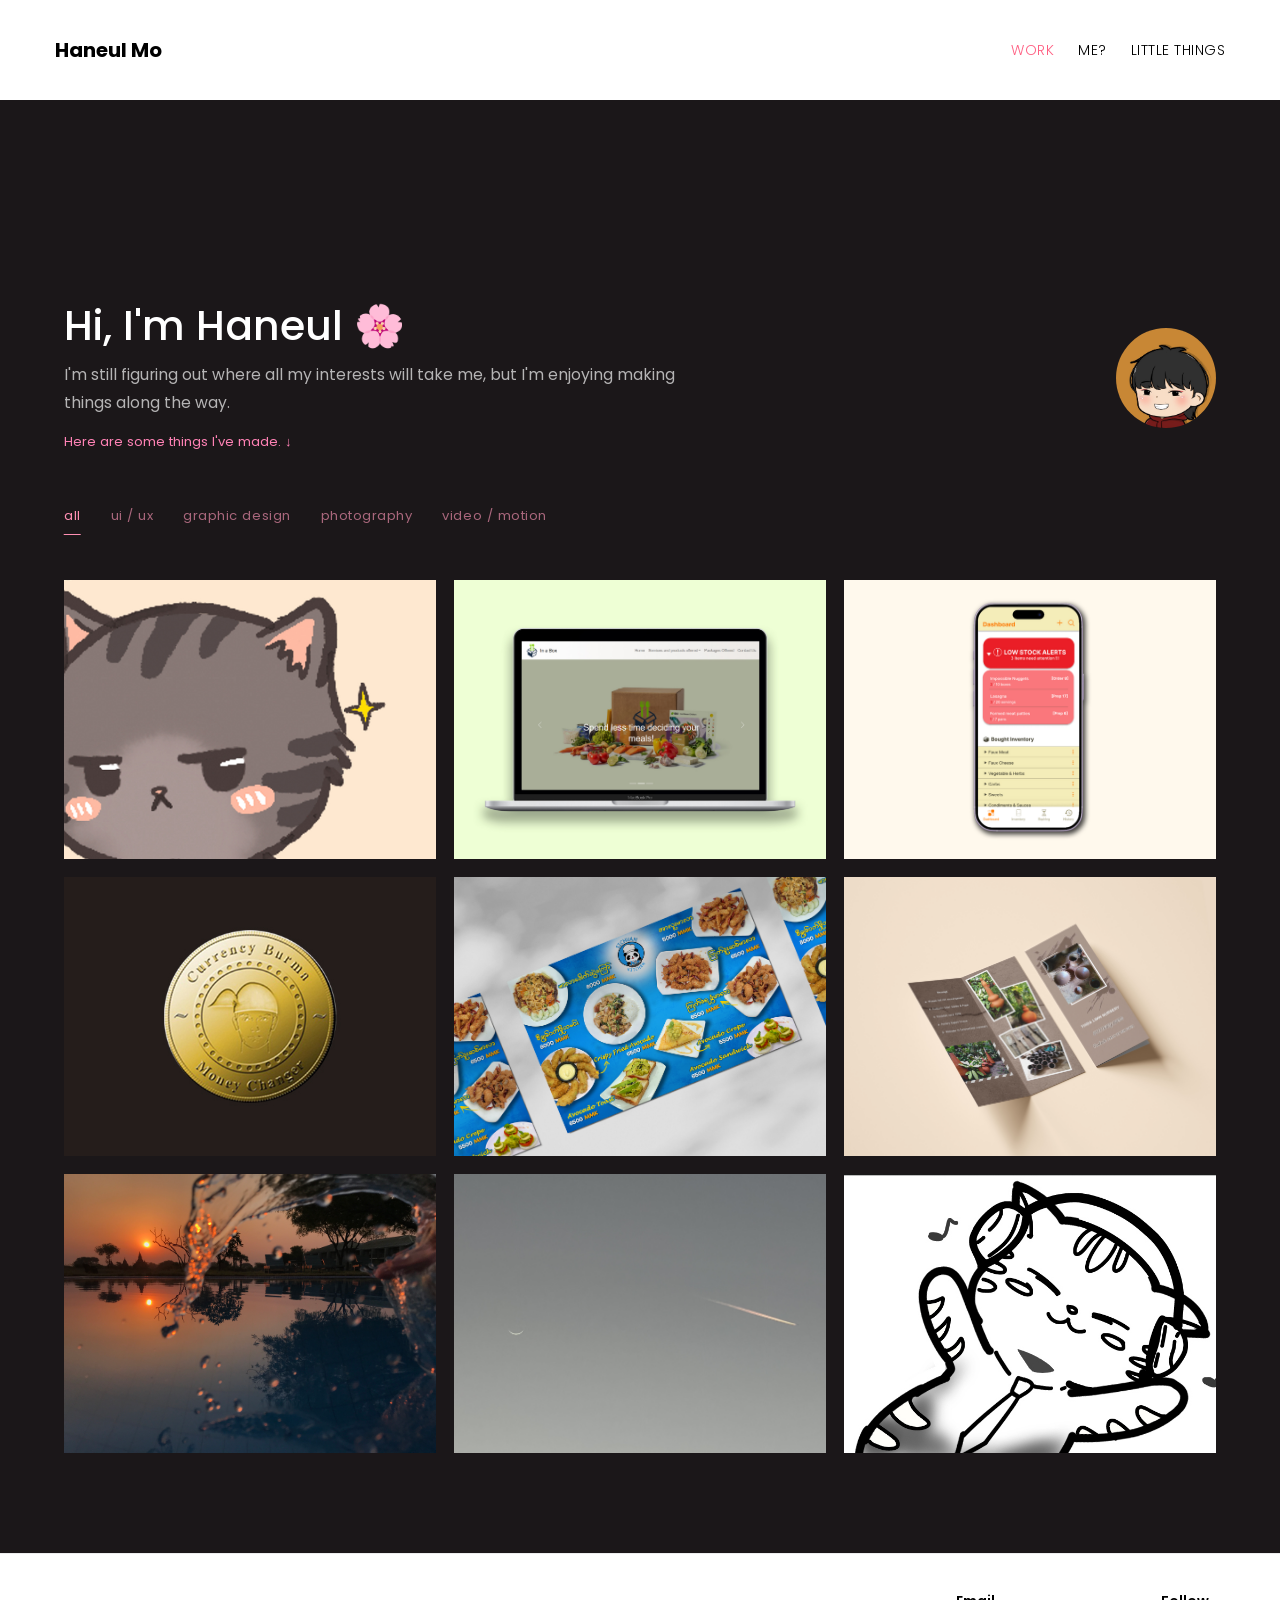
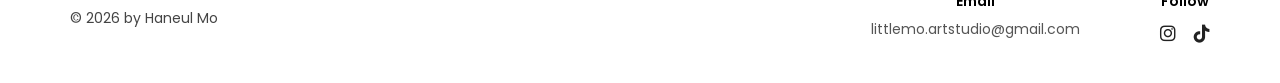
<file: index.html>
<!DOCTYPE html>
<html lang="en">
<head>
  <link rel="stylesheet" href="https://cdnjs.cloudflare.com/ajax/libs/font-awesome/6.7.2/css/all.min.css">
  <link rel="preconnect" href="https://fonts.googleapis.com">
  <link rel="preconnect" href="https://fonts.gstatic.com" crossorigin>
  <link href="https://fonts.googleapis.com/css2?family=Poppins:wght@300;400;500;600;700;800&display=swap" rel="stylesheet">

  <meta charset="UTF-8">
  <meta name="viewport" content="width=device-width, initial-scale=1.0">
  <title>Work | Haneul Mo</title>
  <link rel="icon" type="image/png" href="images/favicon.png">
  <link rel="stylesheet" href="style.css">
</head>

<body class="work-body">
  <!--<canvas id="paint-trail"></canvas>-->
<!-- NAVBAR -->
  <header class="navbar">
    <a href="index.html" class="logo">Haneul Mo</a>

    <nav class="main-nav">
      <a href="index.html" class="active">Work</a>
      <a href="me.html">Me?</a>
      <a href="littlethings.html">Little Things</a>
    </nav>

    <div class="hamburger">
      <i class="fa-solid fa-bars"></i>
    </div>
  </header>

  <main class="work-page">

    <!-- INTRO / WORK HEADER -->
    <section id="work" class="work-intro">
      <div class="work-intro-copy">
        <h1>Hi, I'm Haneul 🌸</h1>
        <p>I'm still figuring out where all my interests will take me, but I'm enjoying making things along the way.</p>
        <span>Here are some things I've made. ↓</span>
      </div>

      <div class="work-intro-avatar">
        <img src="images/profile.png" alt="Illustration of Haneul Mo">
      </div>
    </section>

    <div class="work-filters">
      <button class="filter-btn active" data-filter="all">all</button>
      <button class="filter-btn" data-filter="uiux">ui / ux</button>
      <button class="filter-btn" data-filter="graphic">graphic design</button>
      <button class="filter-btn" data-filter="photo">photography</button>
      <button class="filter-btn" data-filter="video">video / motion</button>
    </div>

    <section class="project-grid">

      <!-- LITTLE MO ART -->
      <a href="littlemoart.html" class="project-item" data-category="video">
        <img src="images/littlemo/cover.jpg" alt="Little Mo Art">
        <div class="project-overlay">
          <div>
            <h2>Little Mo Art</h2>
            <p>Illustration · Social Media · Motion</p>
          </div>
        </div>
      </a>

      <!-- UI / UX -->
      <a href="inabox.html" class="project-item" data-category="uiux">
        <img src="images/inabox_cover.jpg" alt="In a Box project">
        <div class="project-overlay">
          <div>
            <h2>In a Box</h2>
            <p>UI / UX · Web Design</p>
          </div>
        </div>
      </a>

      <a href="vals-kitchen-split.html" class="project-item" data-category="uiux">
        <img src="images/vals_cover.jpg" alt="Val's Vegan Kitchen">
        <div class="project-overlay">
          <div>
            <h2>Val's Vegan Kitchen</h2>
            <p>UI / UX · Product Design</p>
          </div>
        </div>
      </a>

      <!-- GRAPHIC DESIGN -->
      <a href="currency_burma.html" class="project-item" data-category="graphic">
        <img src="images/currency-burma/cover.jpg" alt="Currency Burma logo">
        <div class="project-overlay">
          <div>
            <h2>Currency Burma</h2>
            <p>Graphic Design · Logo</p>
          </div>
        </div>
      </a>

      <a href="sichuankitchen.html" class="project-item" data-category="graphic">
        <img src="images/sichuan/sichuan_cover.jpg" alt="Sichuan Kitchen brand identity">
        <div class="project-overlay">
          <div>
            <h2>Sichuan Kitchen</h2>
            <p>Logo Design · Print Design · Brand Identity</p>
          </div>
        </div>
      </a>

      <a href="thidapotteryart.html" class="project-item" data-category="graphic">
        <img src="images/pottery/thida_cover.jpg" alt="Thida Lwin Pottery Arts pamphlet">
        <div class="project-overlay">
          <div>
            <h2>Thida Lwin Pottery Arts</h2>
            <p>Pamphlet · Print Design</p>
          </div>
        </div>
      </a>

      <!-- PHOTOGRAPHY -->
      <a href="sunriseinbagan.html" class="project-item" data-category="photo">
        <img src="images/photo.JPG" alt="Sunrise in Bagan photography series">
        <div class="project-overlay">
          <div>
            <h2>Sunrise in Bagan</h2>
            <p>Photography</p>
          </div>
        </div>
      </a>

            <!-- sd skies looking up -->
      <a href="lookingupsd.html" class="project-item" data-category="photo">
        <img src="images/lookingup/sdsky (8).jpg" alt="Sunrise in Bagan photography series">
        <div class="project-overlay">
          <div>
            <h2>LOOKING UP: San Diego</h2>
            <p>Photography</p>
          </div>
        </div>
      </a>

      <!-- VIDEO -->
      <a href="simplejoy.html" class="project-item" data-category="video">
        <img src="images/simple_joy/simplejoy_cover1.jpg" alt="Simple Joy animatic">
        <div class="project-overlay">
          <div>
            <h2>Simple Joy</h2>
            <p>Video · Animatic</p>
          </div>
        </div>
      </a>

    </section>
  </main>

  <footer id="contact">
    <p>© 2026 by Haneul Mo</p>

    <div class="footer-info">
      <div>
        <h4>Email</h4>
        <p>littlemo.artstudio@gmail.com</p>
      </div>

      <div>
        <h4>Follow</h4>
        <div class="social-icons">
          <a href="https://instagram.com/littlemo_art" target="_blank" rel="noopener noreferrer" aria-label="Instagram">
            <i class="fa-brands fa-instagram"></i>
          </a>

          <a href="https://tiktok.com/@littlemo_art" target="_blank" rel="noopener noreferrer" aria-label="TikTok">
            <i class="fa-brands fa-tiktok"></i>
          </a>
        </div>
      </div>
    </div>
  </footer>

  <script src="script.js"></script>
</body>
</html>
</file>
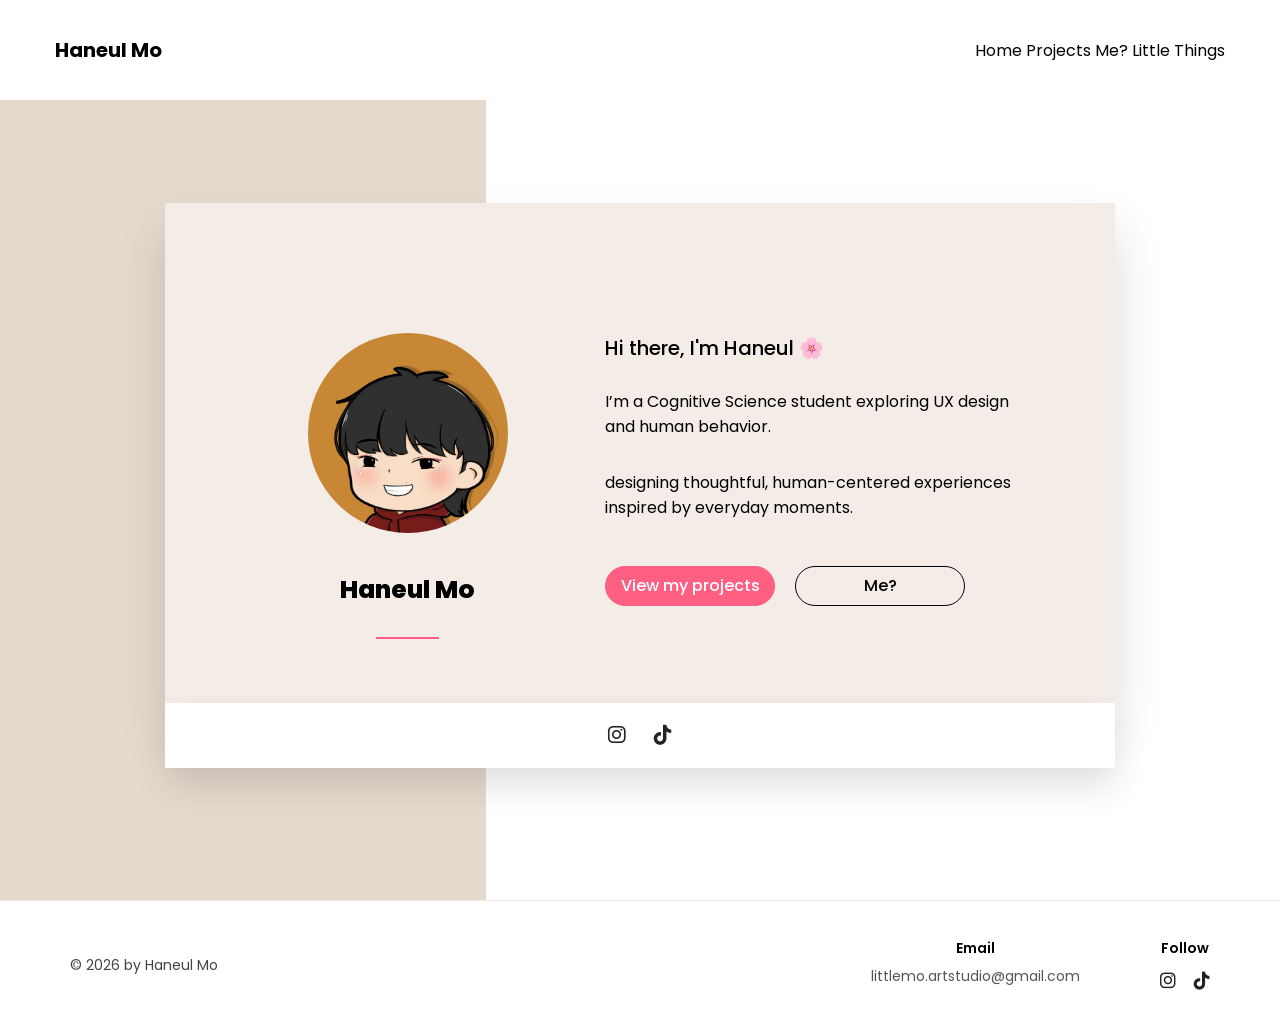
<file: index_old.html>
<!DOCTYPE html>
<html lang="en">
<head>
  <link rel="stylesheet" href="https://cdnjs.cloudflare.com/ajax/libs/font-awesome/6.7.2/css/all.min.css">
  <link rel="preconnect" href="https://fonts.googleapis.com">
  <link rel="preconnect" href="https://fonts.gstatic.com" crossorigin>
  <link href="https://fonts.googleapis.com/css2?family=Poppins:wght@300;400;500;600;700;800&display=swap" rel="stylesheet">

  <meta charset="UTF-8" />
  <meta name="viewport" content="width=device-width, initial-scale=1.0" />
  <title>Haneul Mo | Home</title>
   <link rel="icon" type="image/png" href="images/favicon.png">
  <link rel="stylesheet" href="style.css" />
</head>

<body>
    <header class="navbar">
  <a href="index.html" class="logo">Haneul Mo</a>

  <nav>
    <a href="index.html" class="active">Home</a>
    <a href="project.html">Projects</a>
    <a href="me.html">Me?</a>
    <a href="little-things.html">Little Things</a>
  </nav>

  <div class="hamburger">
    <i class="fa-solid fa-bars"></i>
  </div>
</header>

  <main>
    <section class="hero">
      <div class="hero-card">
        <div class="profile-side">
          <img src="images/profile.png" alt="Haneul Mo illustration" />
          <h2>Haneul Mo</h2>
          <div class="pink-line"></div>
        </div>

        <div class="intro-side">
          <h1>Hi there, I'm Haneul 🌸</h1>

          <p>
            I’m a Cognitive Science student exploring UX design and human behavior.
          </p>

          <p>
            designing thoughtful, human-centered experiences inspired by everyday moments.
          </p>

          <div class="buttons">
            <a href="project.html" class="btn muted">View my projects</a>
            <a href="me.html" class="btn outline">Me?</a>
          </div>
          <div class="card-footer">
    <!--
    <a href="https://github.com/YOURUSERNAME" target="_blank">
        <i class="fa-brands fa-github"></i>
    </a>

    <a href="https://linkedin.com/in/YOURUSERNAME" target="_blank">
        <i class="fa-brands fa-linkedin-in"></i>
    </a>
    -->
    <a href="https://instagram.com/littlemo_art" target="_blank">
        <i class="fa-brands fa-instagram"></i>
    </a>
  
    <a href="https://tiktok.com/@littlemo_art" target="_blank">
        <i class="fa-brands fa-tiktok"></i>
    </a>
  
</div>
        </div>
      </div>
    </section>
  </main>

  <footer id="contact">
    <p>© 2026 by Haneul Mo</p>

    <div class="footer-info">
      <div>
        <h4>Email</h4>
        <p>littlemo.artstudio@gmail.com</p>
      </div>

      
        <div>
    <h4>Follow</h4>

    <div class="social-icons">
       <!-- <a href="https://github.com/YOURUSERNAME" target="_blank">
            <i class="fa-brands fa-github"></i>
        </a>

        <a href="https://linkedin.com/in/YOURUSERNAME" target="_blank">
            <i class="fa-brands fa-linkedin-in"></i>
        </a> -->

        <a href="https://instagram.com/littlemo_art" target="_blank">
            <i class="fa-brands fa-instagram"></i>
        </a>

        <a href="https://tiktok.com/@littlemo_art" target="_blank">
            <i class="fa-brands fa-tiktok"></i>
        </a>
    </div>
</div>
      
    </div>
  </footer>
<script src="script.js"></script>
</body>

</html>
</file>
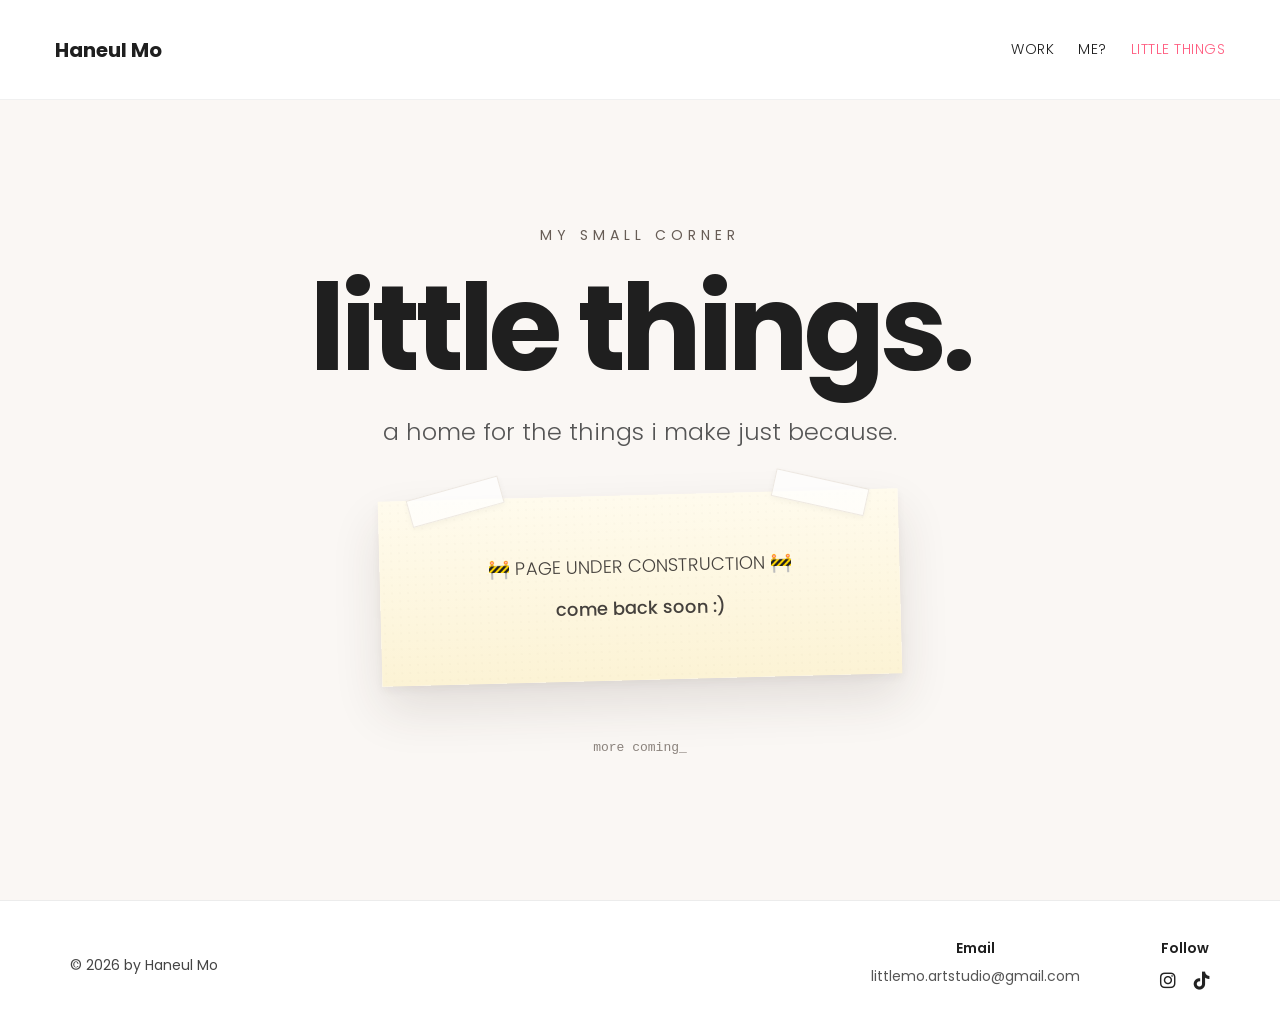
<file: littlethings.html>
<!DOCTYPE html>
<html lang="en">
<head>

  <meta charset="UTF-8">
  <meta name="viewport" content="width=device-width, initial-scale=1.0">

  <title>Little Things | Haneul Mo</title>

  <link rel="icon" type="image/png" href="images/favicon.png">

  <link rel="preconnect" href="https://fonts.googleapis.com">
  <link rel="preconnect" href="https://fonts.gstatic.com" crossorigin>

  <link
    href="https://fonts.googleapis.com/css2?family=Poppins:wght@300;400;500;600;700&display=swap"
    rel="stylesheet"
  >

  <link
    rel="stylesheet"
    href="https://cdnjs.cloudflare.com/ajax/libs/font-awesome/6.7.2/css/all.min.css"
  >

  <link rel="stylesheet" href="little-things.css">

</head>

<body>

<!-- NAVBAR -->
  <header class="navbar">
    <a href="index.html" class="logo">Haneul Mo</a>

    <nav class="main-nav">
      <a href="index.html">Work</a>
      <a href="me.html">Me?</a>
      <a href="littlethings.html" class="active">Little Things</a>
    </nav>

    <div class="hamburger">
      <i class="fa-solid fa-bars"></i>
    </div>
  </header>


  <!-- ================= WIP ================= -->

  <main class="little-things-page">

    <div class="little-things-inner">

      <p class="eyebrow">MY SMALL CORNER</p>

      <h1>little things.</h1>

      <p class="intro">
        a home for the things i make just because.
      </p>

      <div class="wip-note">

        <span class="tape tape-left"></span>
        <span class="tape tape-right"></span>

        <p>
          🚧 PAGE UNDER CONSTRUCTION 🚧
        </p>

        <p class="come-back">
          come back soon :)
        </p>

      </div>

      <p class="coming-soon">
        more coming<span class="cursor">_</span>
      </p>

    </div>

  </main>


  <!-- ================= FOOTER ================= -->
  <footer id="contact">
    <p>© 2026 by Haneul Mo</p>

    <div class="footer-info">
      <div>
        <h4>Email</h4>
        <p>littlemo.artstudio@gmail.com</p>
      </div>

      
        <div>
    <h4>Follow</h4>

    <div class="social-icons">
       <!-- <a href="https://github.com/YOURUSERNAME" target="_blank">
            <i class="fa-brands fa-github"></i>
        </a>

        <a href="https://linkedin.com/in/YOURUSERNAME" target="_blank">
            <i class="fa-brands fa-linkedin-in"></i>
        </a> -->

        <a href="https://instagram.com/littlemo_art" target="_blank">
            <i class="fa-brands fa-instagram"></i>
        </a>

        <a href="https://tiktok.com/@littlemo_art" target="_blank">
            <i class="fa-brands fa-tiktok"></i>
        </a>
    </div>
</div>
      
    </div>
  </footer>


  <script src="script.js"></script>

</body>
</html>
</file>
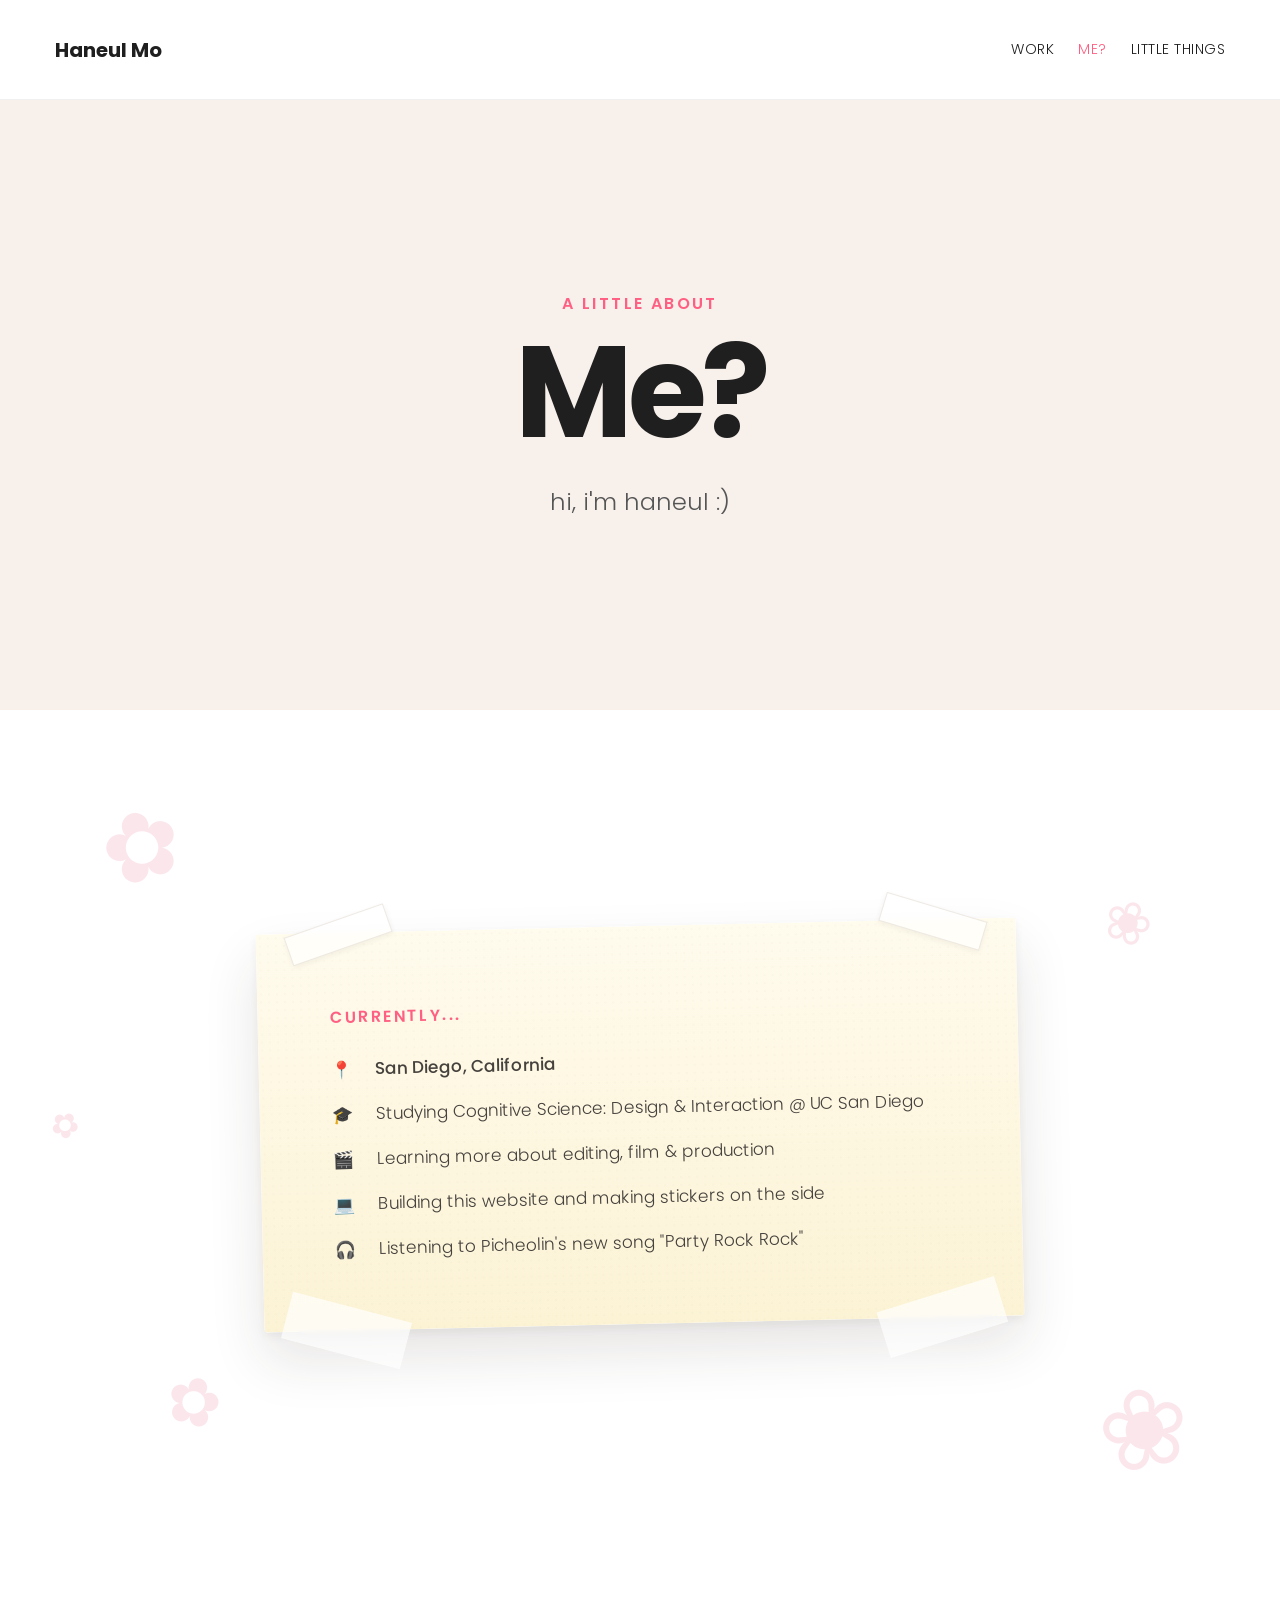
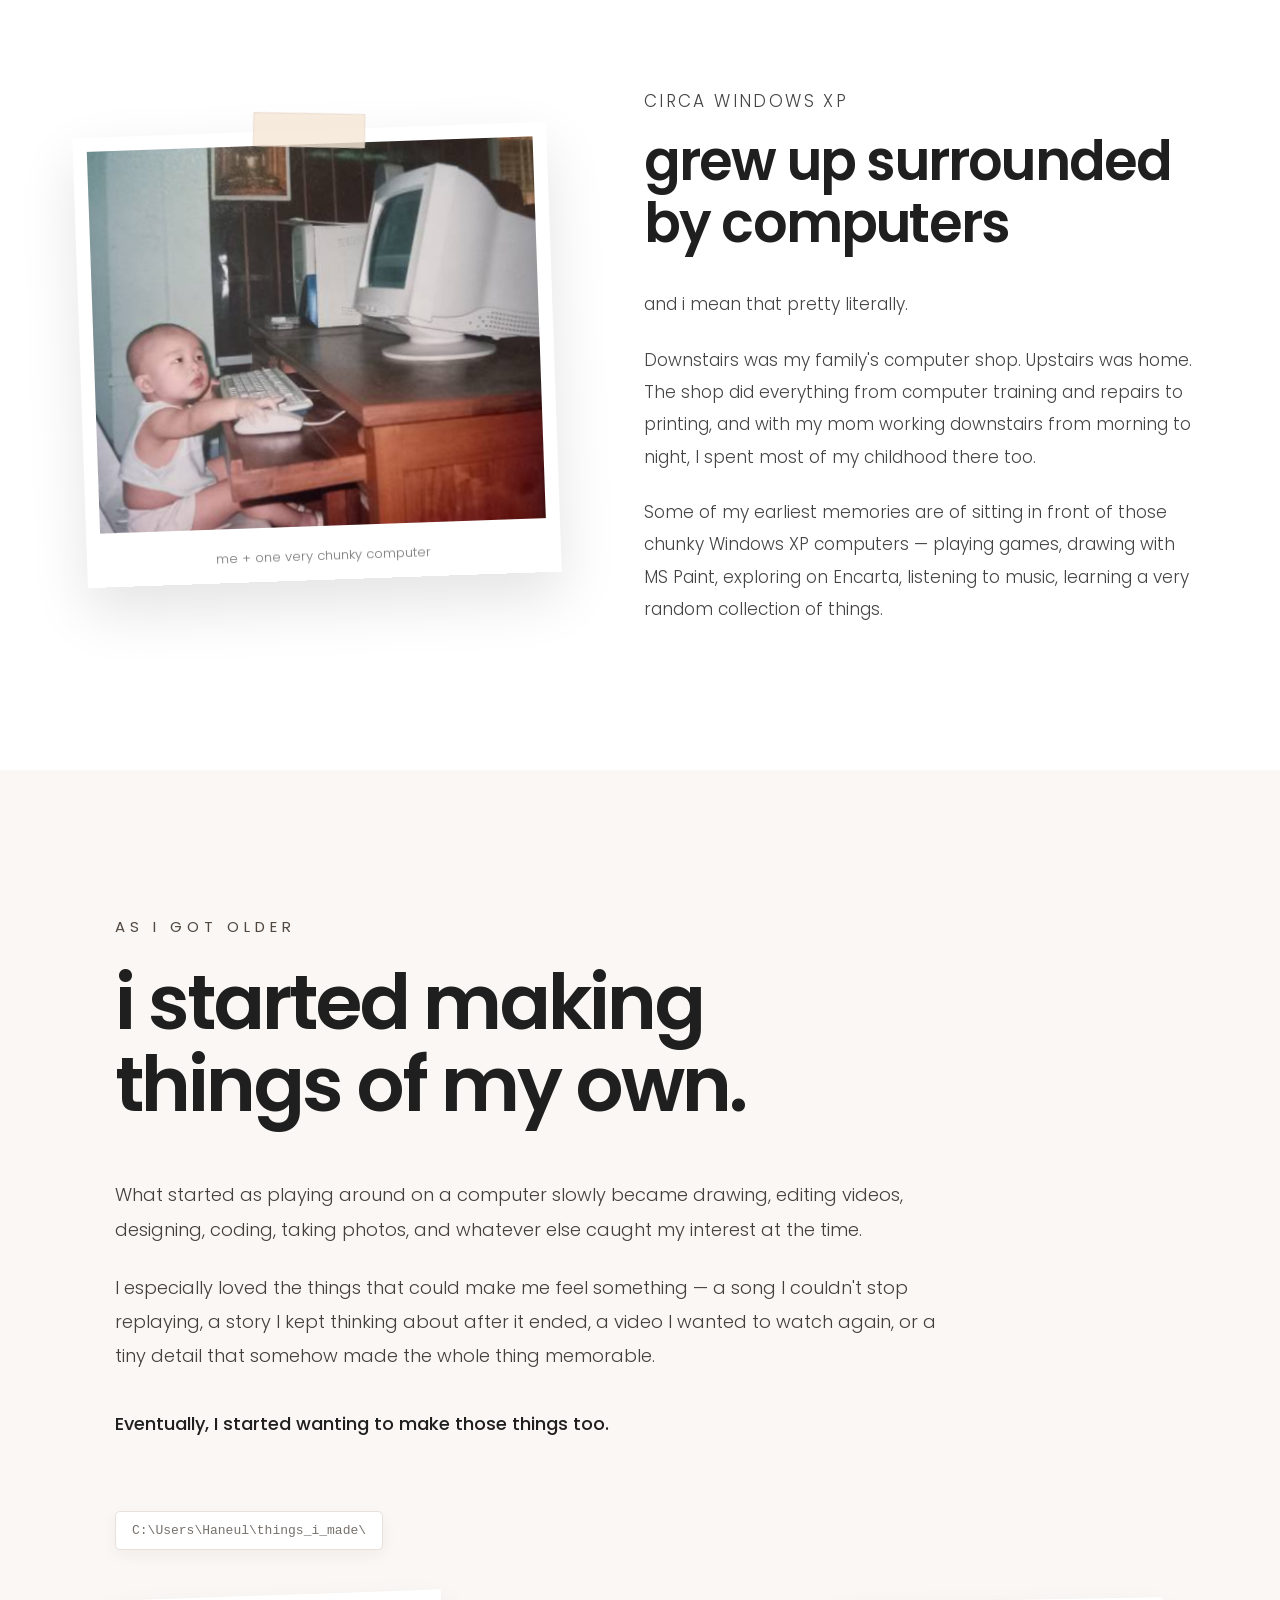
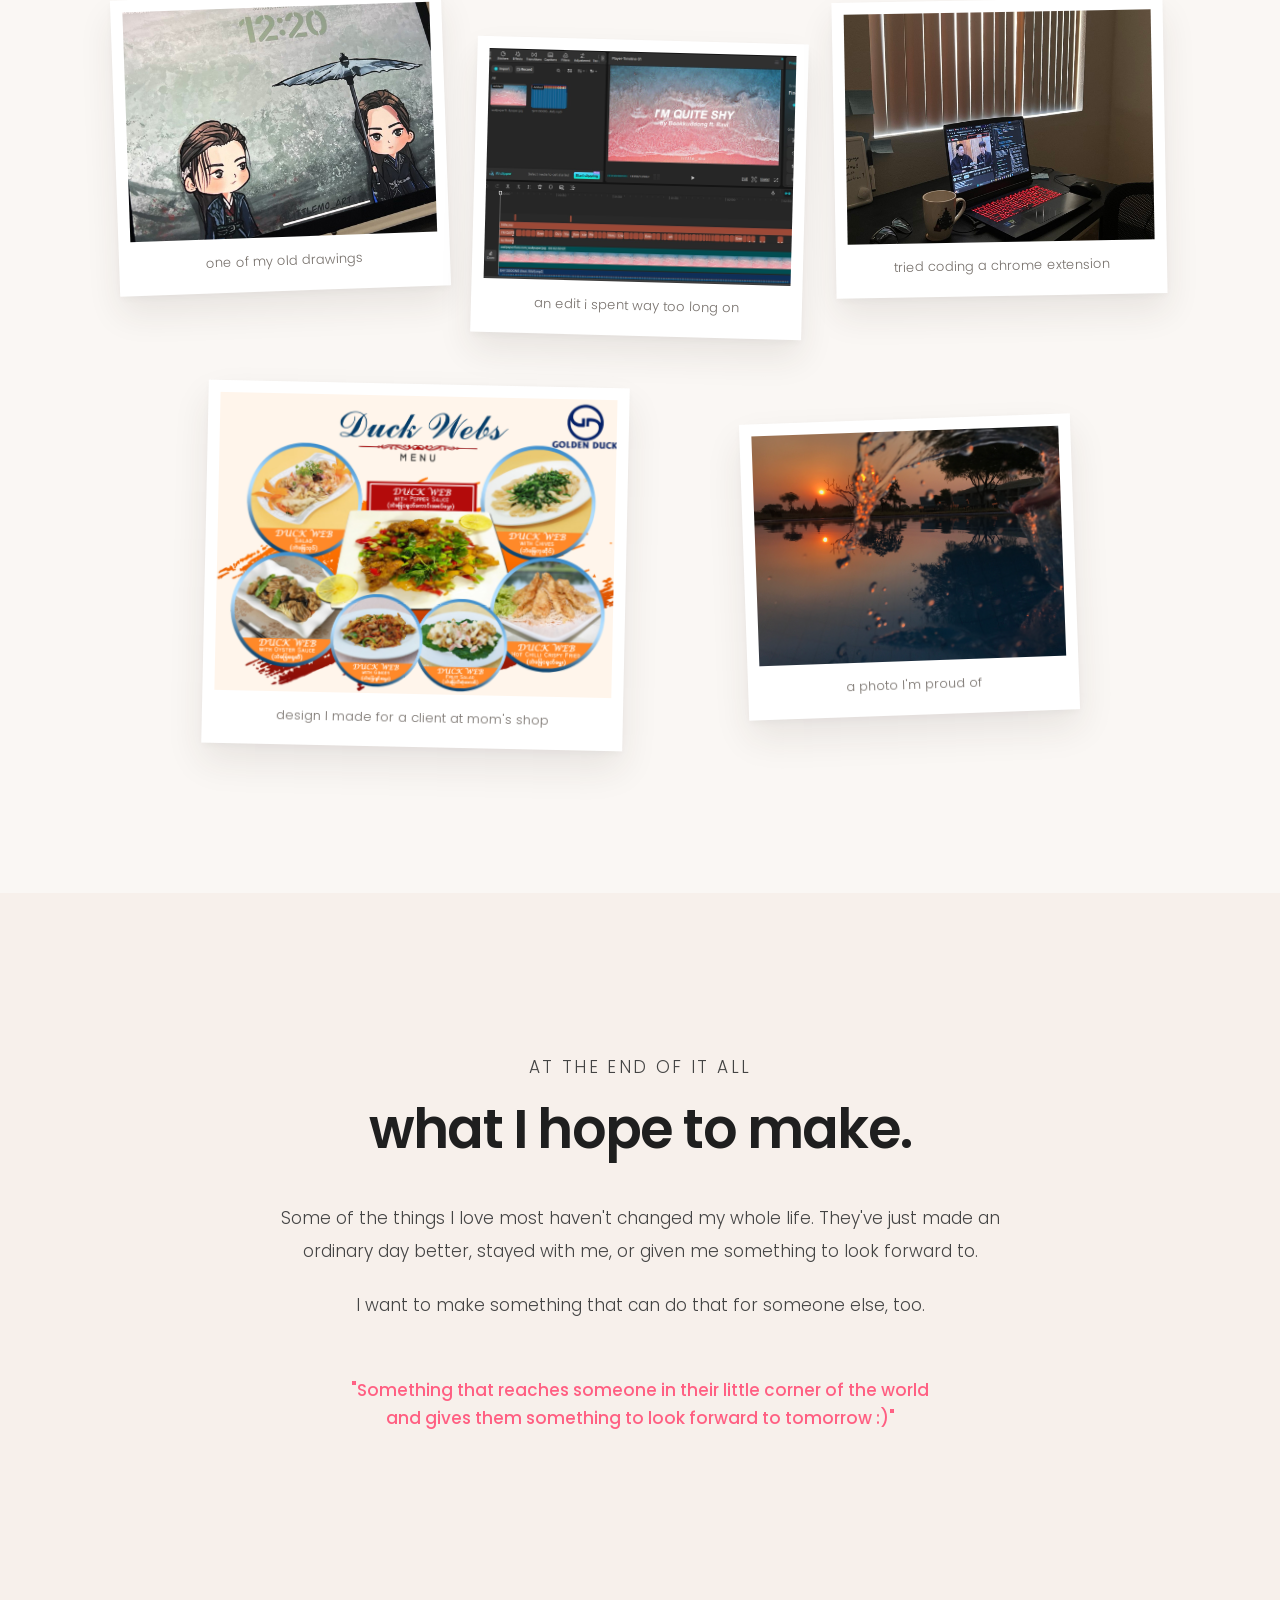
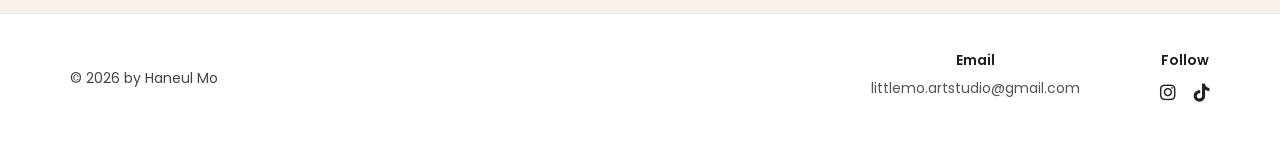
<file: me.html>
<!DOCTYPE html>
<html lang="en">
<head>
  <meta charset="UTF-8">
  <meta name="viewport" content="width=device-width, initial-scale=1.0">

  <title>Me? | Haneul Mo</title>
  <link rel="icon" type="image/png" href="images/favicon.png">

  <link rel="preconnect" href="https://fonts.googleapis.com">
  <link rel="preconnect" href="https://fonts.gstatic.com" crossorigin>
  <link href="https://fonts.googleapis.com/css2?family=Poppins:wght@300;400;500;600;700;800&display=swap" rel="stylesheet">

  <link rel="stylesheet" href="https://cdnjs.cloudflare.com/ajax/libs/font-awesome/6.7.2/css/all.min.css">
  <link rel="stylesheet" href="me.css">
</head>

<body>

<!-- ================= NAV ================= -->
<!-- NAVBAR -->
  <header class="navbar">
    <a href="index.html" class="logo">Haneul Mo</a>

    <nav class="main-nav">
      <a href="index.html">Work</a>
      <a href="me.html" class= "active" >Me?</a>
      <a href="littlethings.html">Little Things</a>
    </nav>

    <div class="hamburger">
      <i class="fa-solid fa-bars"></i>
    </div>
  </header>


<!-- ================= HERO ================= -->
<section class="hero">
  <p class="eyebrow">a little about</p>
  <h1>Me?</h1>
  <p class="hero-subtitle">hi, i'm haneul :)</p>
</section>


<!-- ================= RIGHT NOW ================= -->
<section class="right-now-section">
  <span class="sakura sakura-one">✿</span>
  <span class="sakura sakura-two">❀</span>
  <span class="sakura sakura-three">✿</span>
  <span class="sakura sakura-four">❀</span>
  <span class="sakura sakura-five">✿</span>

  <div class="sticky-note">
    <span class="tape top-left"></span>
    <span class="tape top-right"></span>
    <span class="tape bottom-left"></span>
    <span class="tape bottom-right"></span>

    <p class="note-label">currently...</p>
    <br>
    <div class="now-list">
      <p><span>📍</span><strong>San Diego, California</strong></p>
      <p><span>🎓</span>Studying Cognitive Science: Design &amp; Interaction @ UC San Diego</p>
      <p><span>🎬</span>Learning more about editing, film &amp; production</p>
      <p><span>💻</span>Building this website and making stickers on the side</p>
      <p><span>🎧</span>Listening to Picheolin's new song "Party Rock Rock"</p>
    </div>
  </div>
</section>


<!-- ================= CHILDHOOD ================= -->
<section class="section story">
  <div class="story-image">
    <div class="photo-frame">
      <img src="images/babyme.jpg" alt="Young Haneul using a computer">
      <p class="photo-caption">me + one very chunky computer</p>
    </div>
  </div>

  <div class="story-text">
    <p class="section-kicker">CIRCA WINDOWS XP</p>
    <h2>grew up surrounded by computers</h2>

    <p>
      and i mean that pretty literally. 
    </p>

    <p>
    Downstairs was my family's computer shop. Upstairs was home.
    <br>
    The shop did everything from computer training and repairs to printing, and with my mom working downstairs from morning to night, I spent most of my childhood there too.
    </p>
    
    <p>
      Some of my earliest memories are of sitting in front of those chunky Windows XP computers — playing games, drawing with MS Paint, exploring on Encarta, listening to music, learning a very random collection of things.
    </p>
  </div>
</section>


<!-- ================= MAKING THINGS ================= -->

<section class="making-section">

    <div class="making-inner">

        <p class="section-eyebrow">AS I GOT OLDER</p>

        <h2>i started making things of my own.</h2>

        <div class="making-copy">

            <p>
                What started as playing around on a computer slowly became
                drawing, editing videos, designing, coding, taking photos,
                and whatever else caught my interest at the time.
            </p>

            <p>
                I especially loved the things that could make me feel something —
                a song I couldn't stop replaying, a story I kept thinking about
                after it ended, a video I wanted to watch again, or a tiny detail
                that somehow made the whole thing memorable.
            </p>

            <p class="making-last-line">
                Eventually, I started wanting to make those things too.
            </p>

        </div>


        <div class="computer-path">
            <span>C:\Users\Haneul\things_i_made\</span>
        </div>


        <div class="making-grid">

            <figure class="making-card card-one">
                <img src="images/drawing.jpg" alt="One of Haneul's drawings">
                <figcaption>one of my old drawings</figcaption>
            </figure>

            <figure class="making-card card-two">
                <img src="images/edit.jpg" alt="Video editing project">
                <figcaption>an edit i spent way too long on</figcaption>
            </figure>

            <figure class="making-card card-three">
                <img src="images/coding.jpg" alt="Coding project">
                <figcaption>tried coding a chrome extension</figcaption>
            </figure>

            <figure class="making-card card-four">
                <img src="images/design.jpg" alt="Design project">
                <figcaption>design I made for a client at mom's shop</figcaption>
            </figure>

            <figure class="making-card card-five">
                <img src="images/photo.JPG" alt="Photo taken by Haneul">
                <figcaption>a photo I'm proud of</figcaption>
            </figure>

        </div>

    </div>

</section>


<!-- ================= END / PURPOSE ================= -->
<section class="ending">
  <div class="ending-inner">
    <p class="section-kicker">at the end of it all</p>
    <h2>what I hope to make.</h2>

    <p>
      Some of the things I love most haven't changed my whole life. They've just made an ordinary day better, stayed with me, or given me something to look forward to.
    </p>

    <p>
      I want to make something that can do that for someone else, too.
    </p>

    <p class="ending-line">
      "Something that reaches someone in their little corner of the world<br>
      and gives them something to look forward to tomorrow :)"
    </p>
  </div>
</section>


<!-- ================= FOOTER ================= -->
  <footer id="contact">
    <p>© 2026 by Haneul Mo</p>

    <div class="footer-info">
      <div>
        <h4>Email</h4>
        <p>littlemo.artstudio@gmail.com</p>
      </div>

      
        <div>
    <h4>Follow</h4>

    <div class="social-icons">
       <!-- <a href="https://github.com/YOURUSERNAME" target="_blank">
            <i class="fa-brands fa-github"></i>
        </a>

        <a href="https://linkedin.com/in/YOURUSERNAME" target="_blank">
            <i class="fa-brands fa-linkedin-in"></i>
        </a> -->

        <a href="https://instagram.com/littemo_art" target="_blank">
            <i class="fa-brands fa-instagram"></i>
        </a>

        <a href="https://tiktok.com/@littlemo_art" target="_blank">
            <i class="fa-brands fa-tiktok"></i>
        </a>
    </div>
</div>
      
    </div>
  </footer>

<script src="script.js"></script>
</body>
</html>
</file>
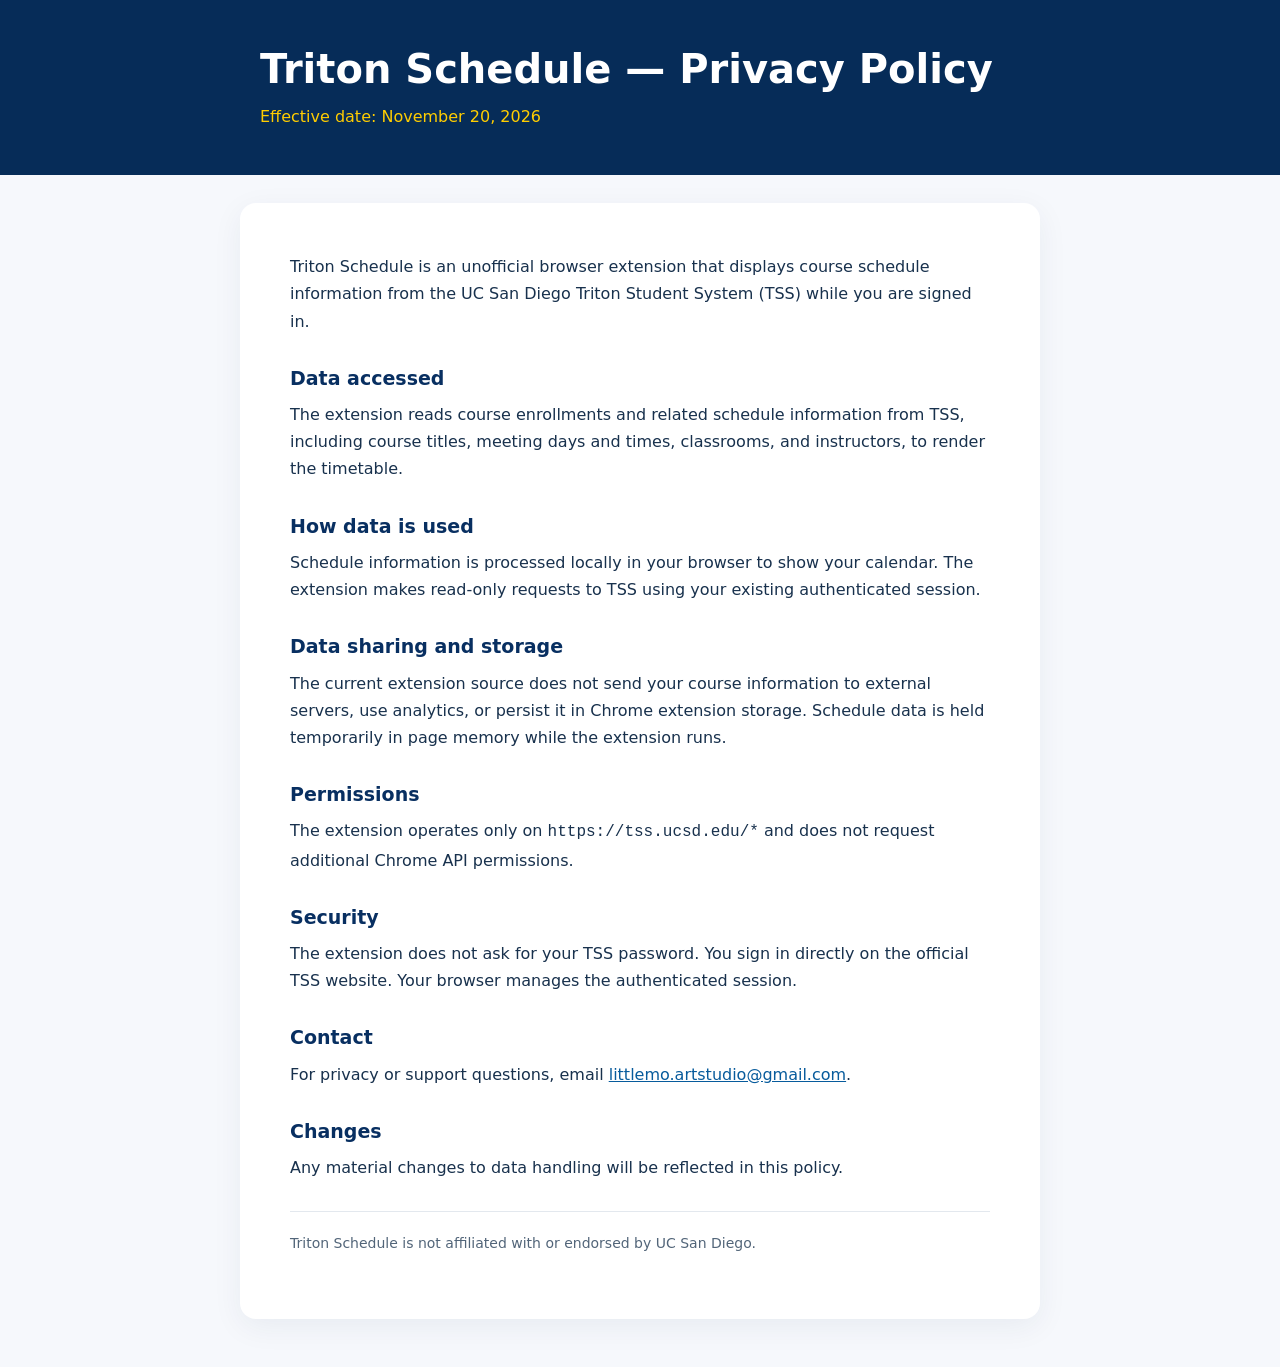
<file: privacy.html>
<!doctype html>
<html lang="en">
<head>
<meta charset="utf-8">
<meta name="viewport" content="width=device-width, initial-scale=1">
<meta name="description" content="Privacy policy for Triton Schedule, an independent browser extension for UC San Diego TSS schedules.">
<title>Triton Schedule — Privacy Policy</title>
<style>
:root{color-scheme:light}*{box-sizing:border-box}body{margin:0;background:#f6f8fc;color:#18314d;font:16px/1.7 system-ui,-apple-system,Segoe UI,Roboto,sans-serif}.top{background:#062c58;color:white;padding:45px 20px}.wrap{max-width:760px;margin:auto}h1{font-size:clamp(28px,5vw,40px);line-height:1.2;margin:0 0 10px}.date{color:#ffcd00;margin:0}.main{background:white;max-width:800px;margin:28px auto 50px;padding:clamp(22px,5vw,50px);border-radius:16px;box-shadow:0 8px 30px #0c2c5310}h2{font-size:19px;color:#082f61;margin:27px 0 7px}p{margin:0 0 13px}a{color:#075b9c;overflow-wrap:anywhere}.note{border-top:1px solid #e3e8ee;margin-top:30px;padding-top:20px;color:#526579;font-size:14px}
</style>
</head>
<body>
<header class="top"><div class="wrap"><h1>Triton Schedule — Privacy Policy</h1><p class="date">Effective date: November 20, 2026</p></div></header>
<main class="main">
<p>Triton Schedule is an unofficial browser extension that displays course schedule information from the UC San Diego Triton Student System (TSS) while you are signed in.</p>
<h2>Data accessed</h2>
<p>The extension reads course enrollments and related schedule information from TSS, including course titles, meeting days and times, classrooms, and instructors, to render the timetable.</p>
<h2>How data is used</h2>
<p>Schedule information is processed locally in your browser to show your calendar. The extension makes read-only requests to TSS using your existing authenticated session.</p>
<h2>Data sharing and storage</h2>
<p>The current extension source does not send your course information to external servers, use analytics, or persist it in Chrome extension storage. Schedule data is held temporarily in page memory while the extension runs.</p>
<h2>Permissions</h2>
<p>The extension operates only on <code>https://tss.ucsd.edu/*</code> and does not request additional Chrome API permissions.</p>
<h2>Security</h2>
<p>The extension does not ask for your TSS password. You sign in directly on the official TSS website. Your browser manages the authenticated session.</p>
<h2>Contact</h2>
<p>For privacy or support questions, email <a href="mailto:littlemo.artstudio@gmail.com">littlemo.artstudio@gmail.com</a>.</p>
<h2>Changes</h2>
<p>Any material changes to data handling will be reflected in this policy.</p>
<p class="note">Triton Schedule is not affiliated with or endorsed by UC San Diego.</p>
</main>
</body>
</html>
</file>
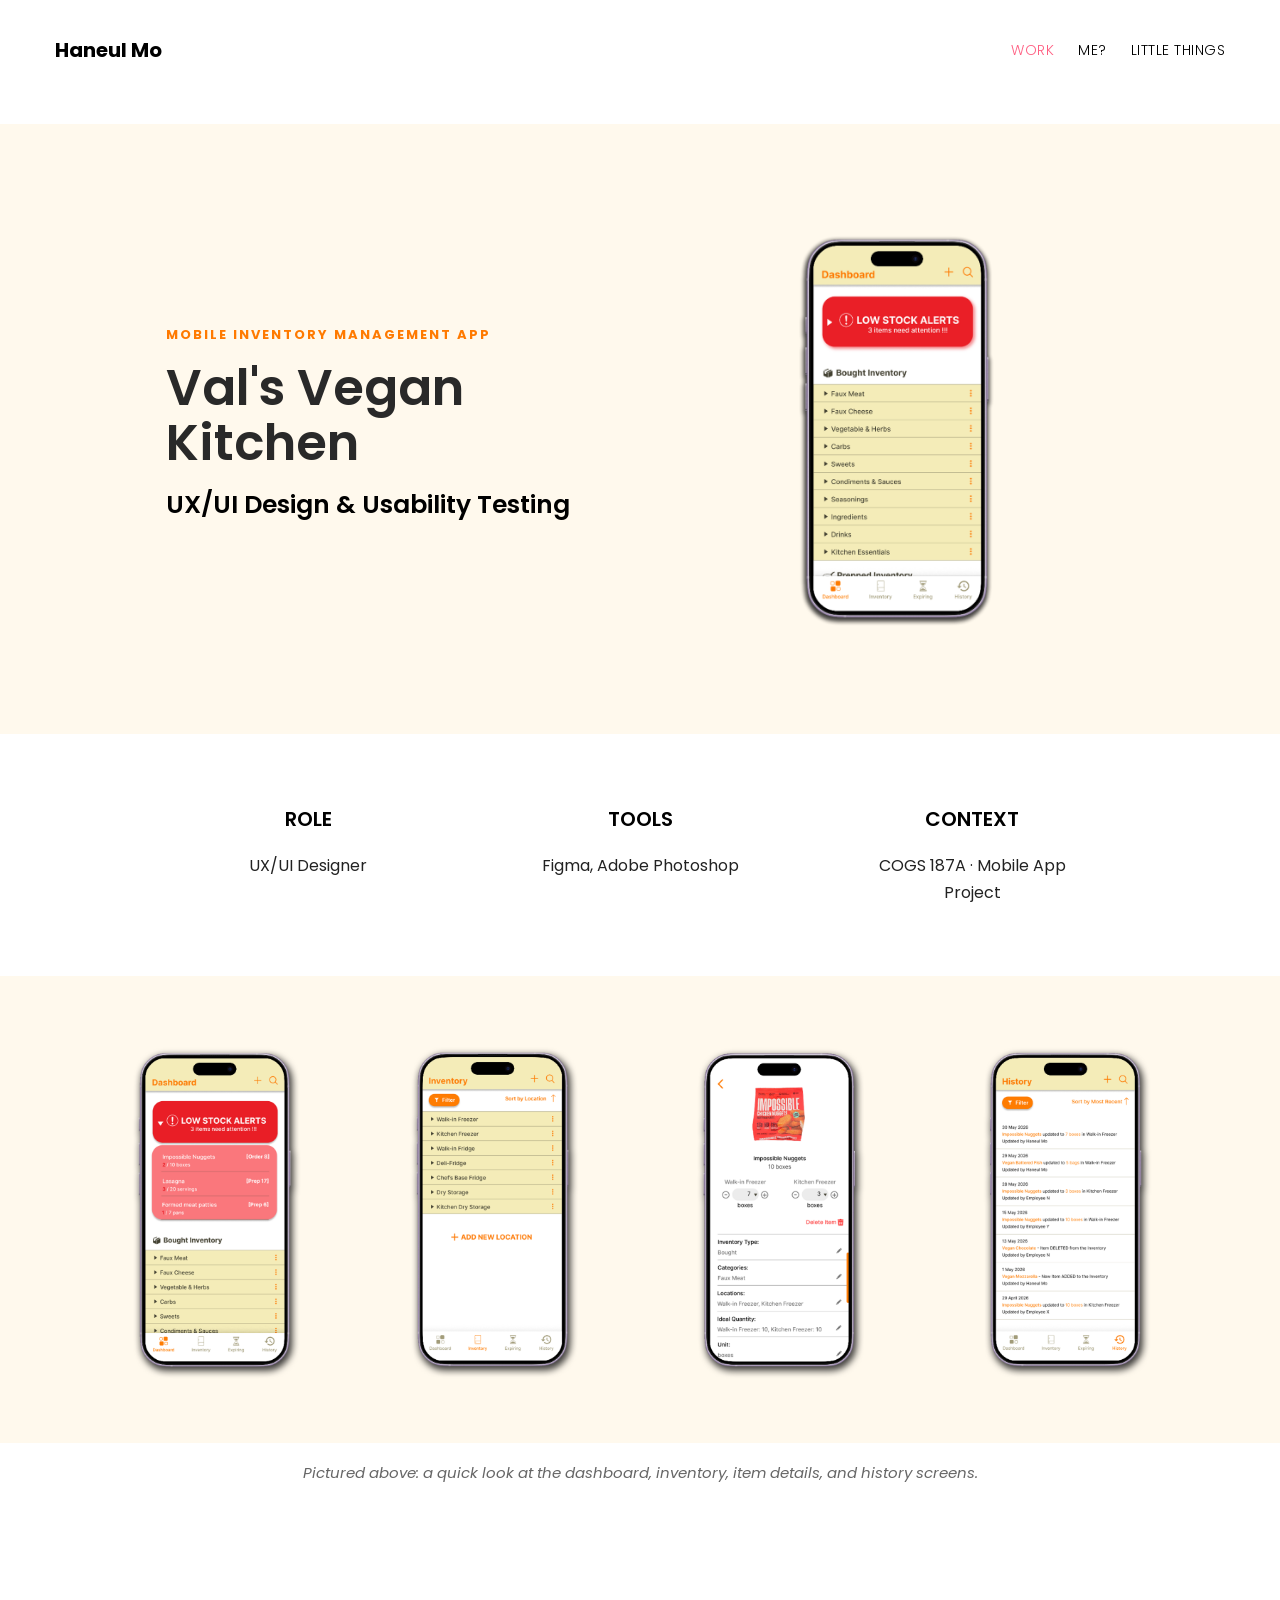
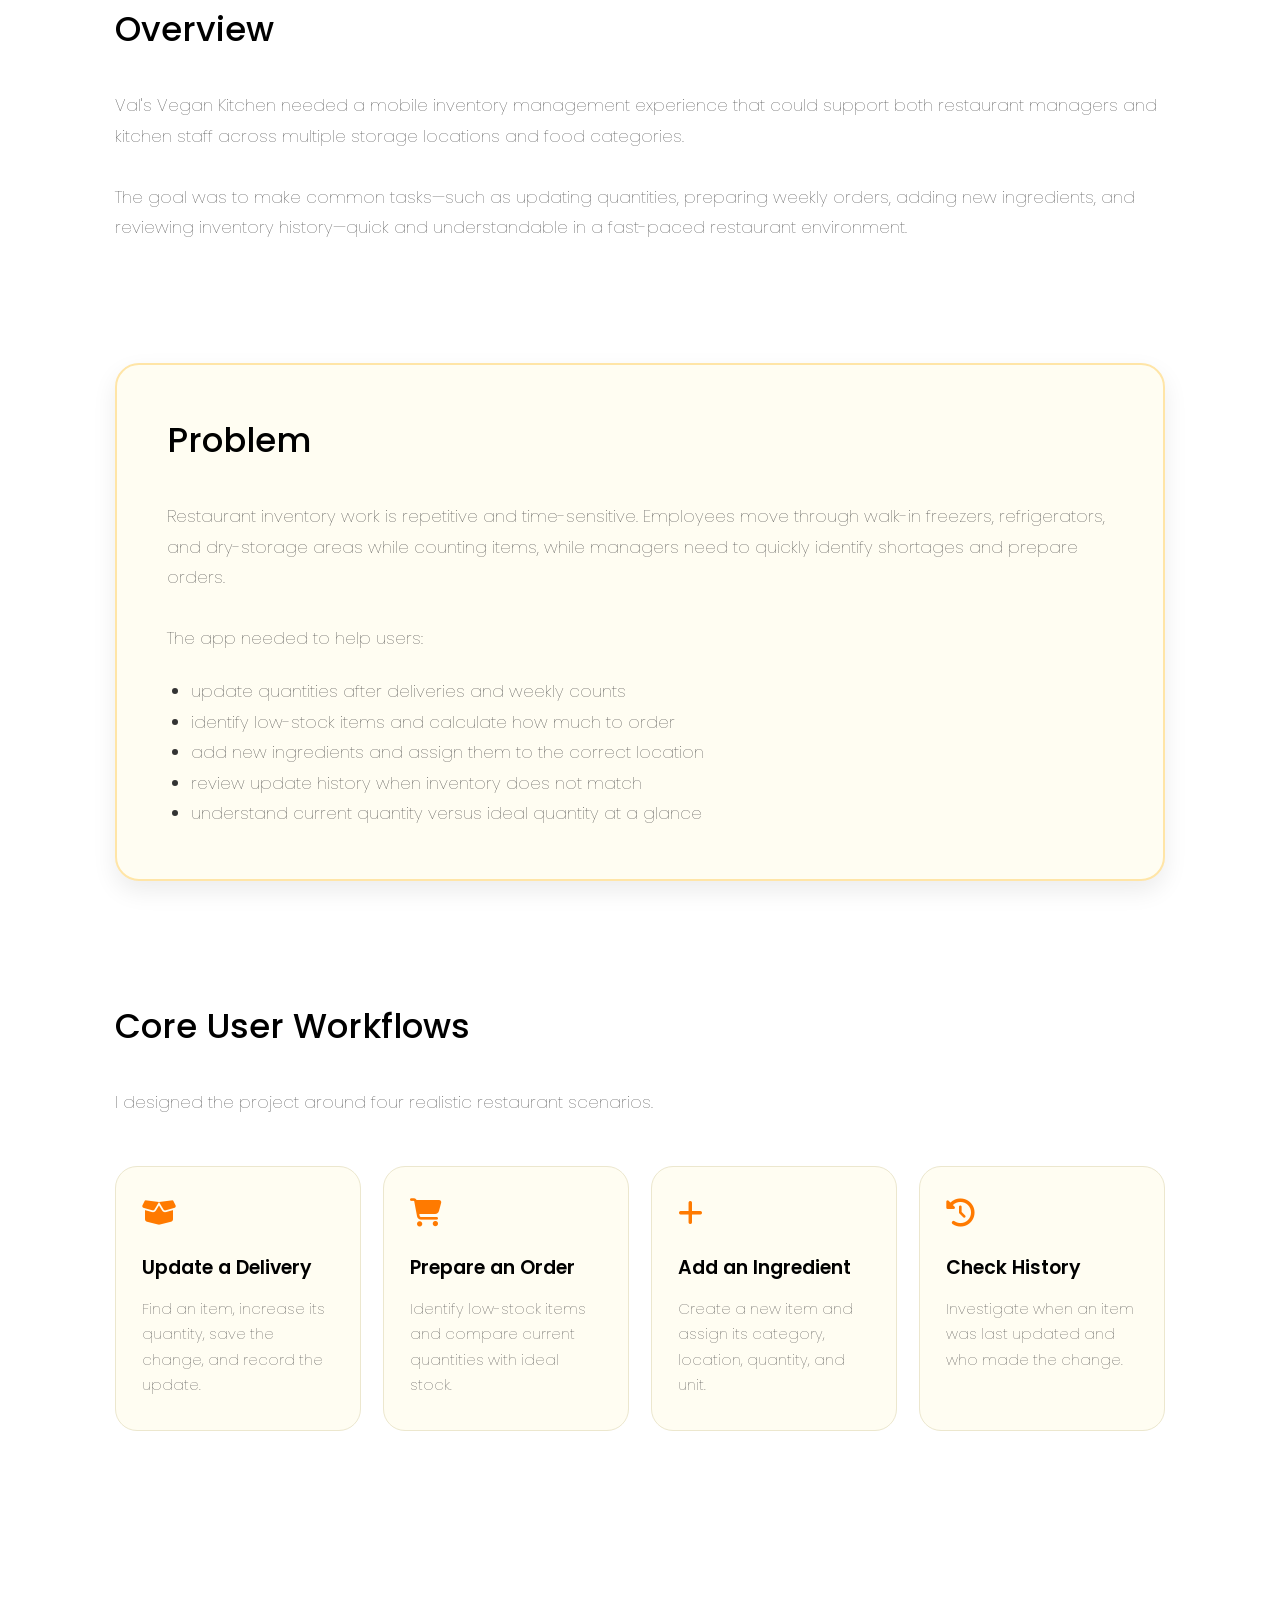
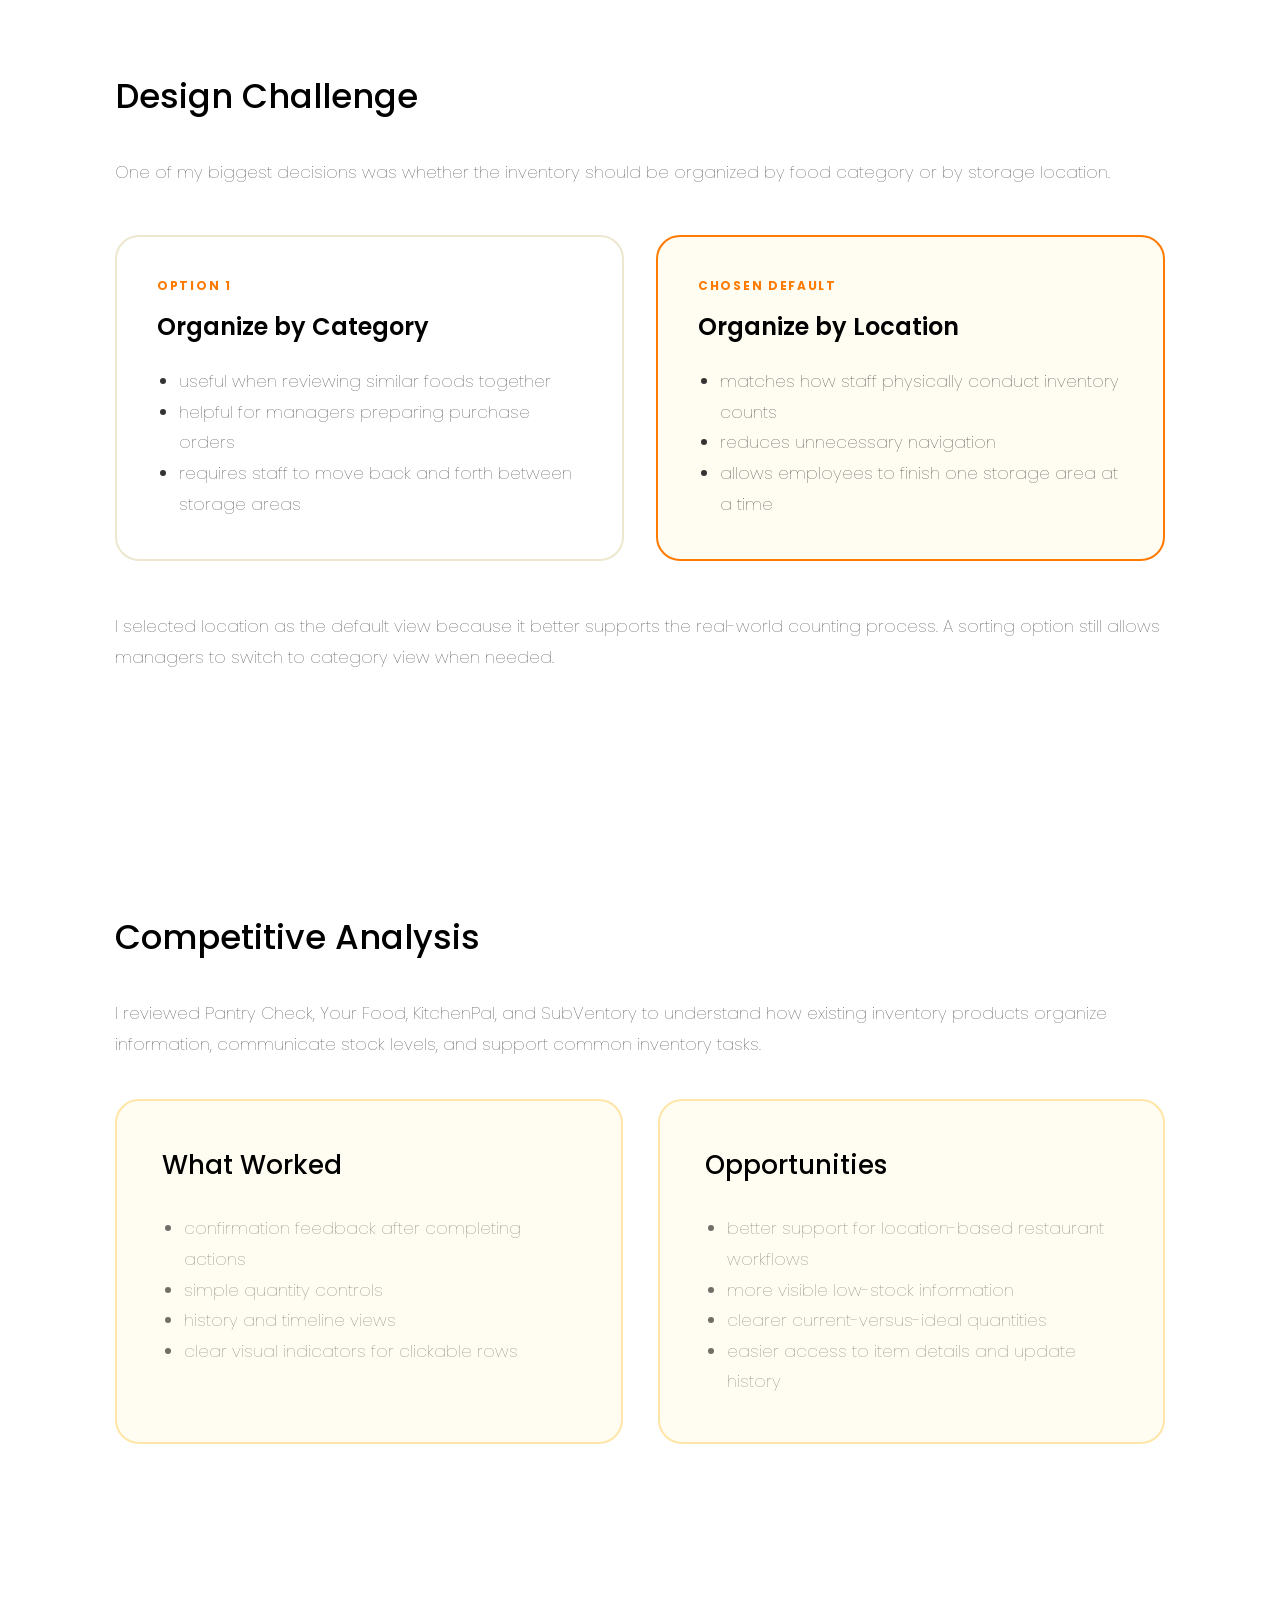
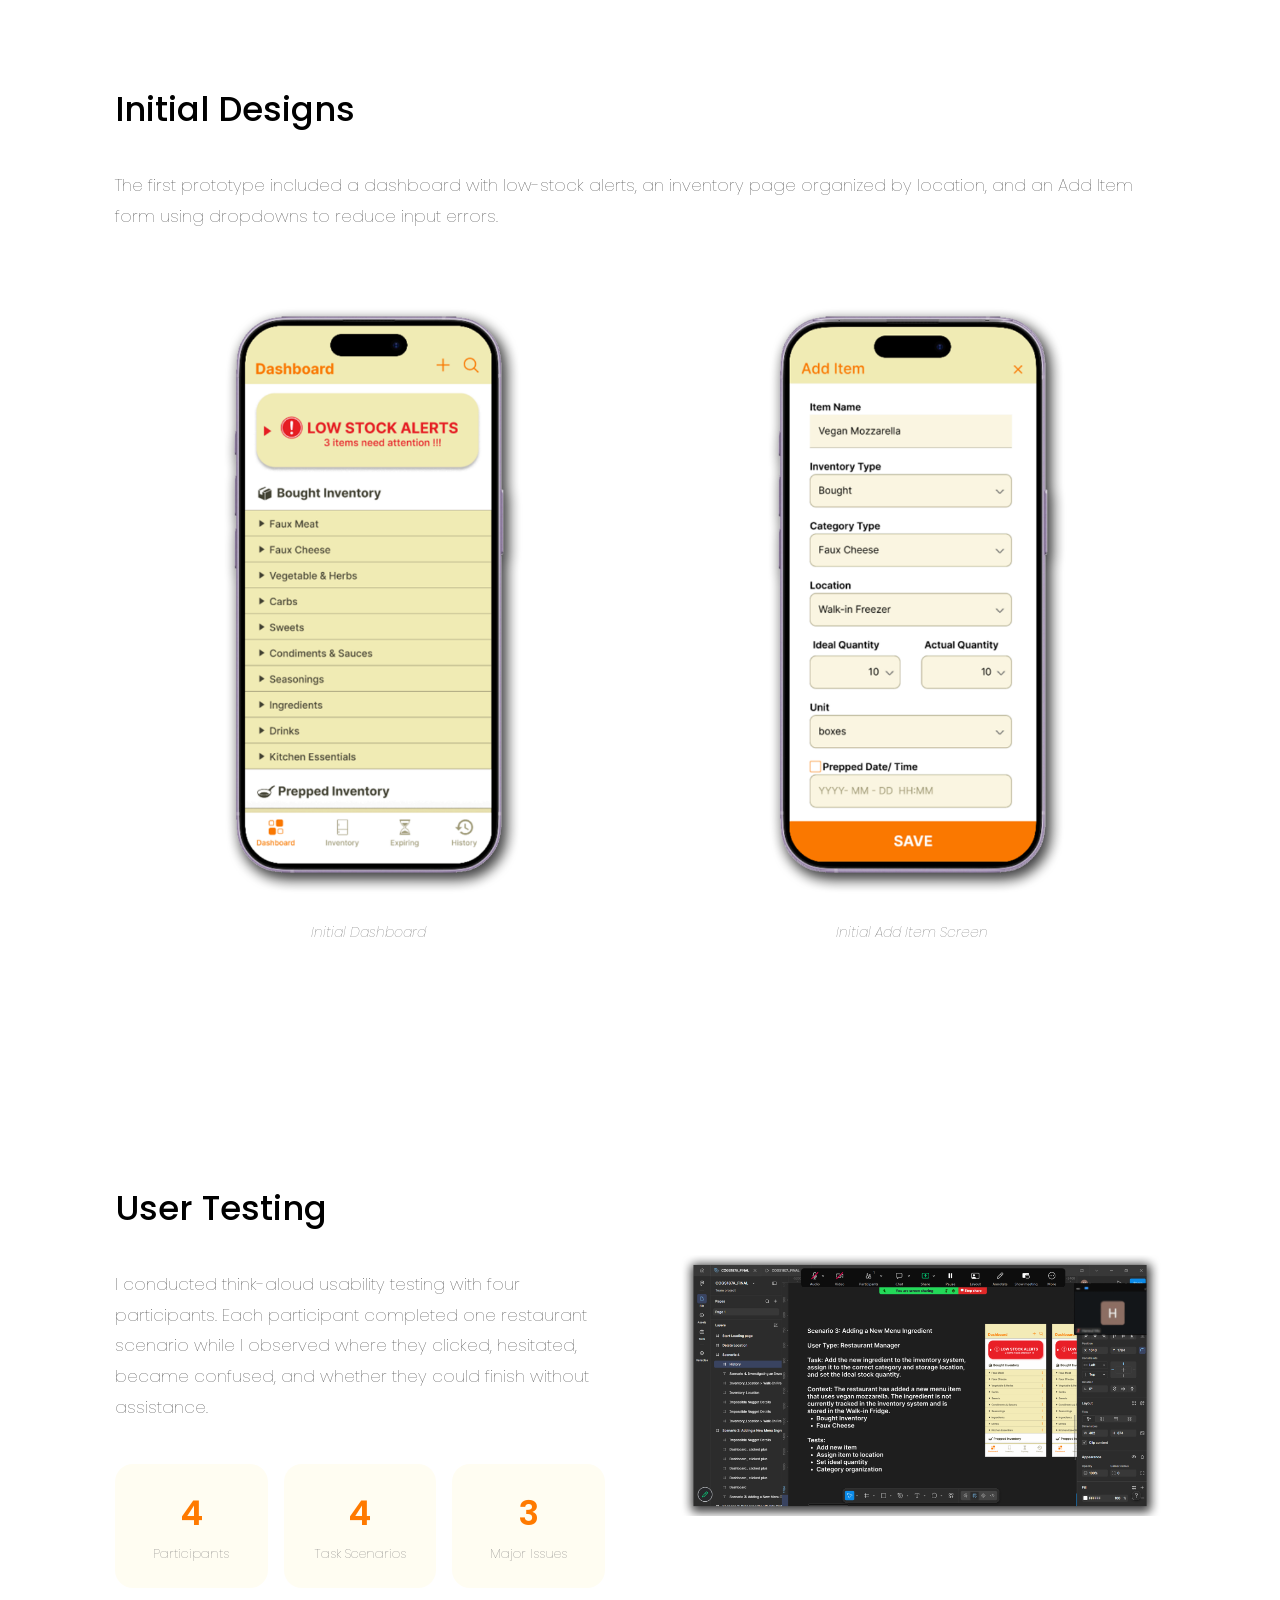
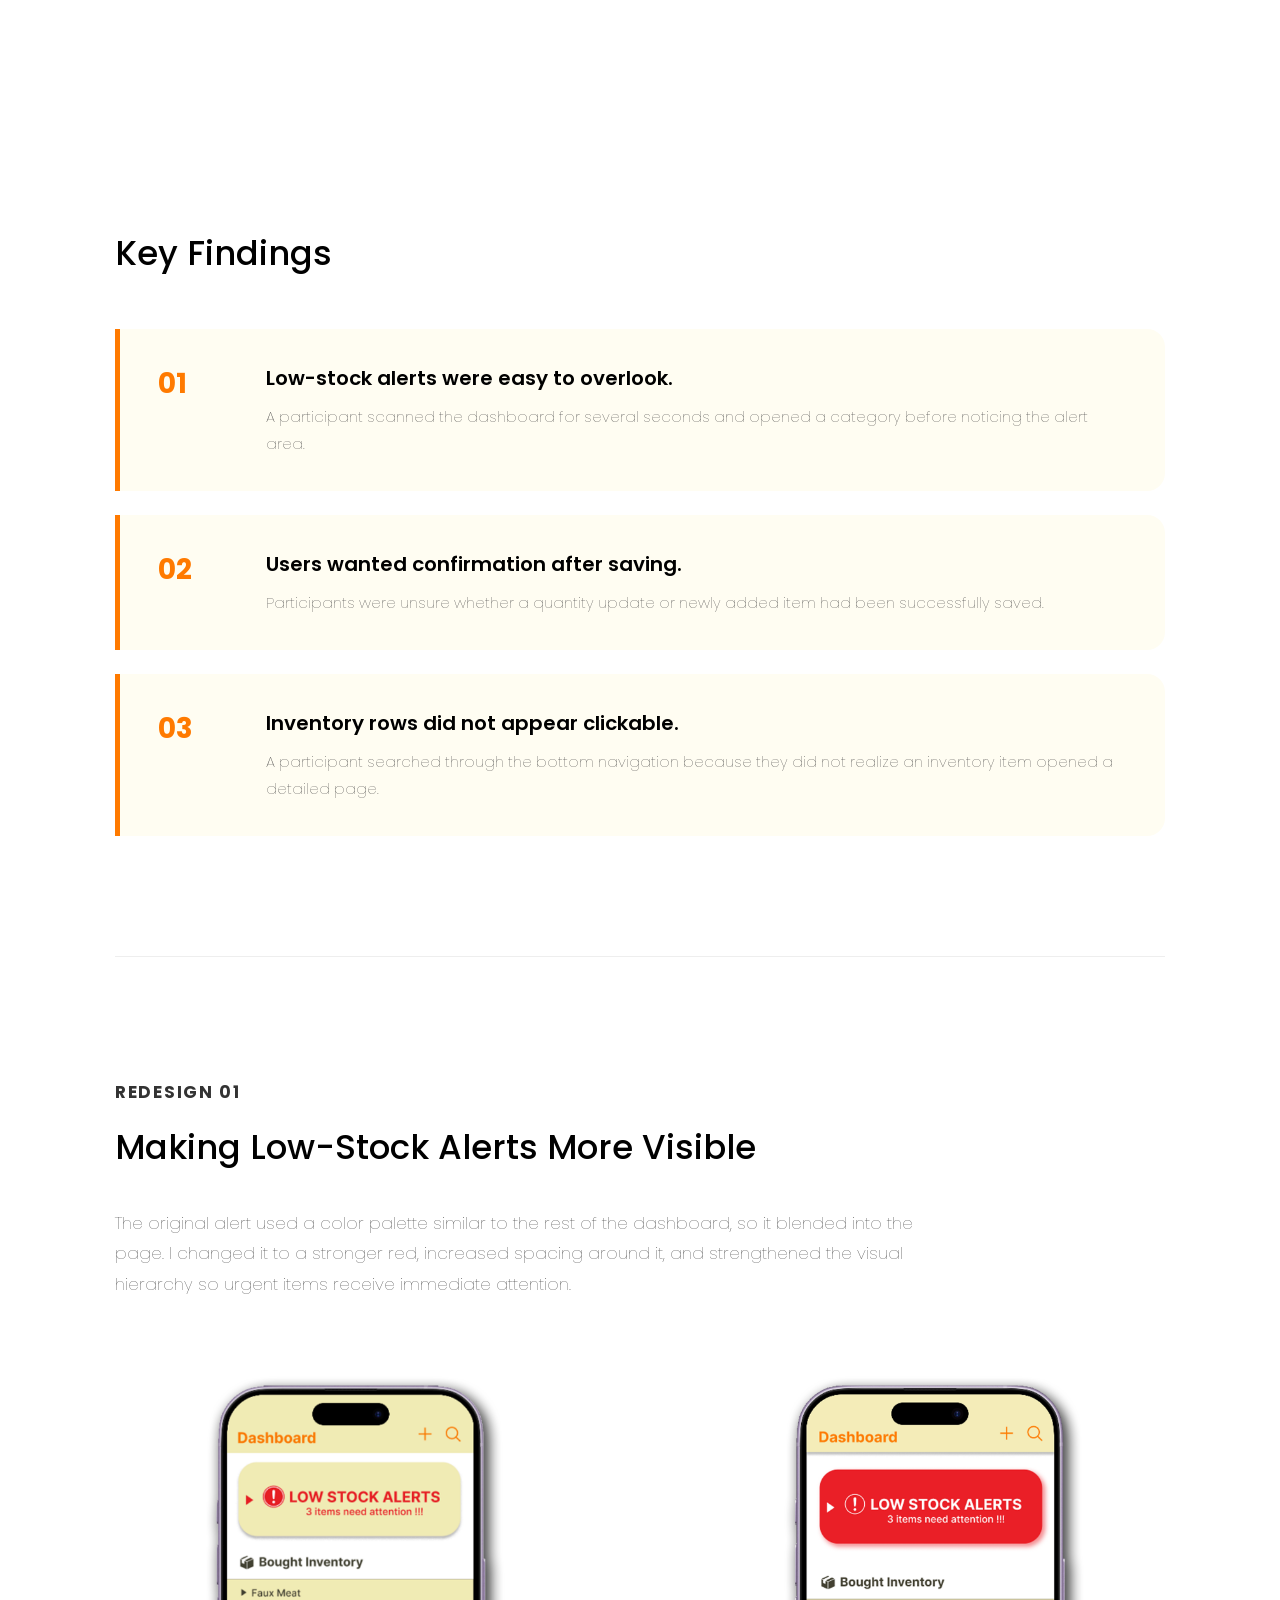
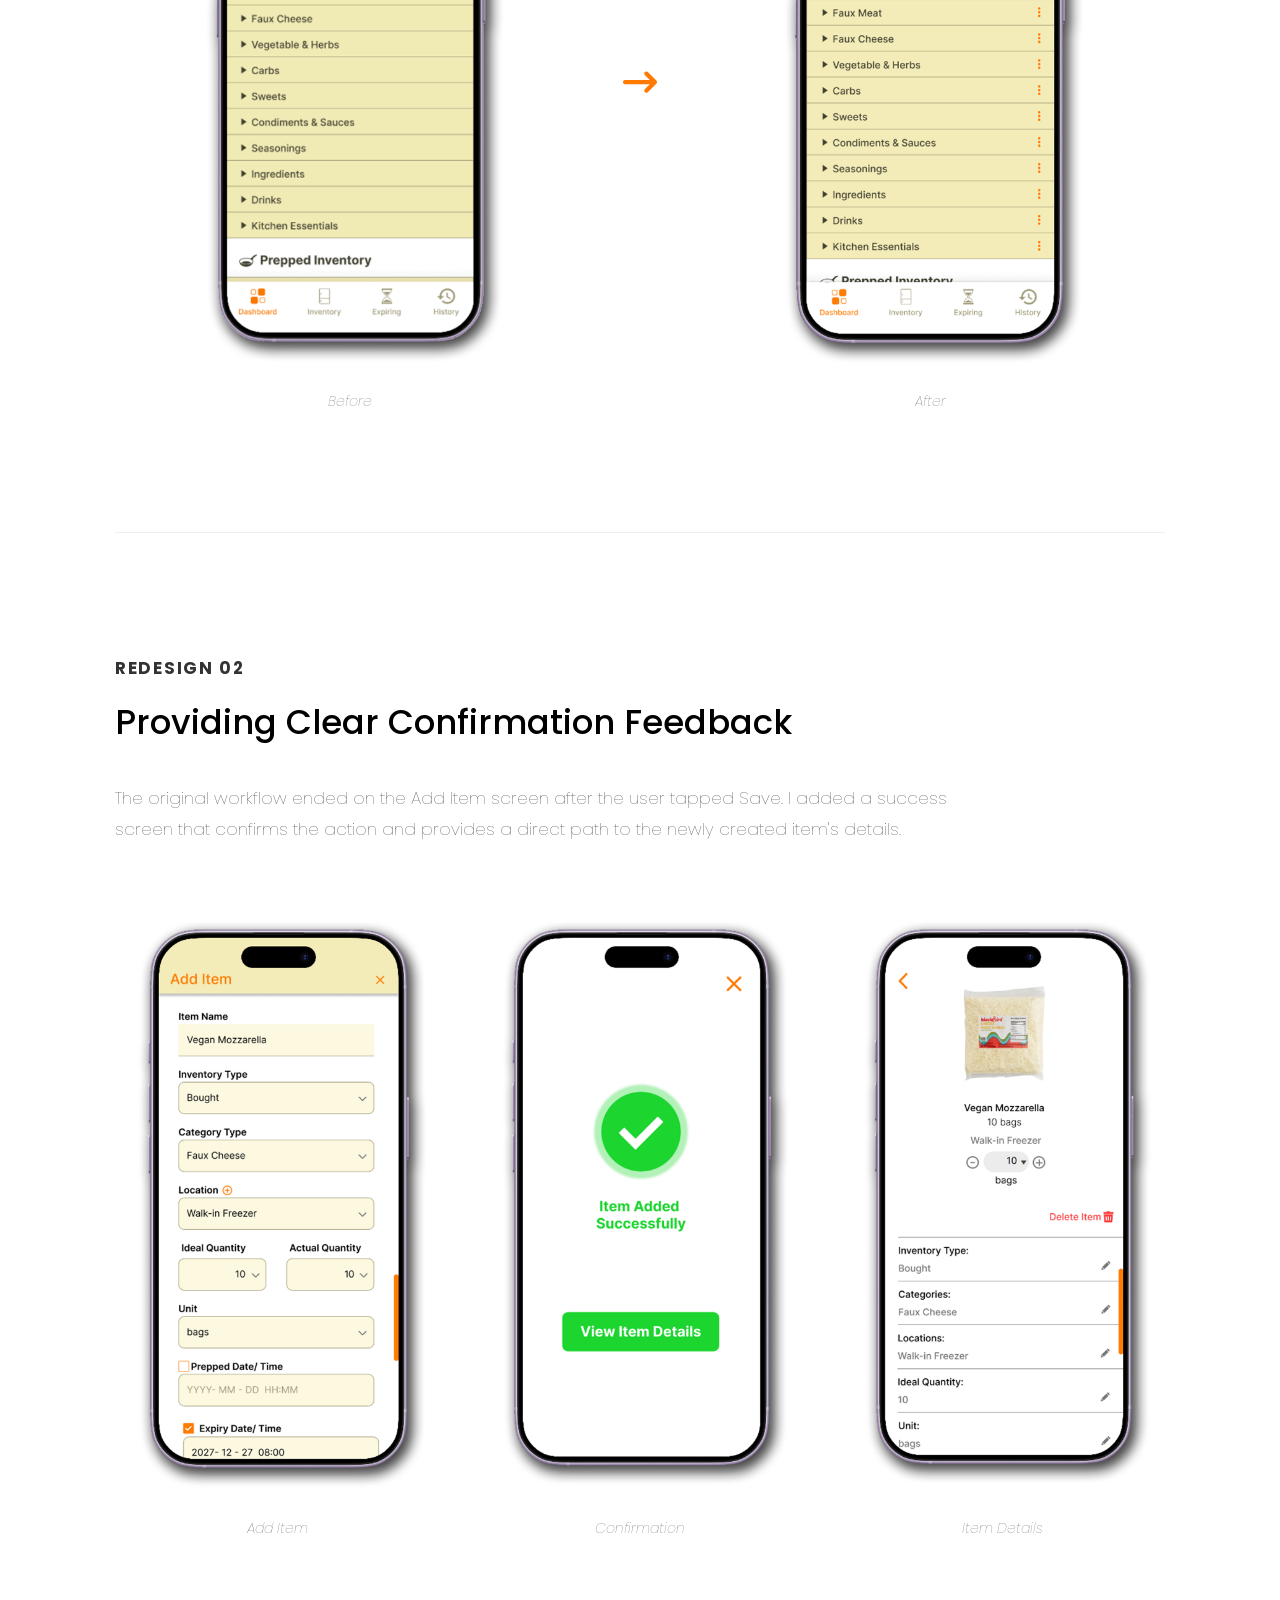
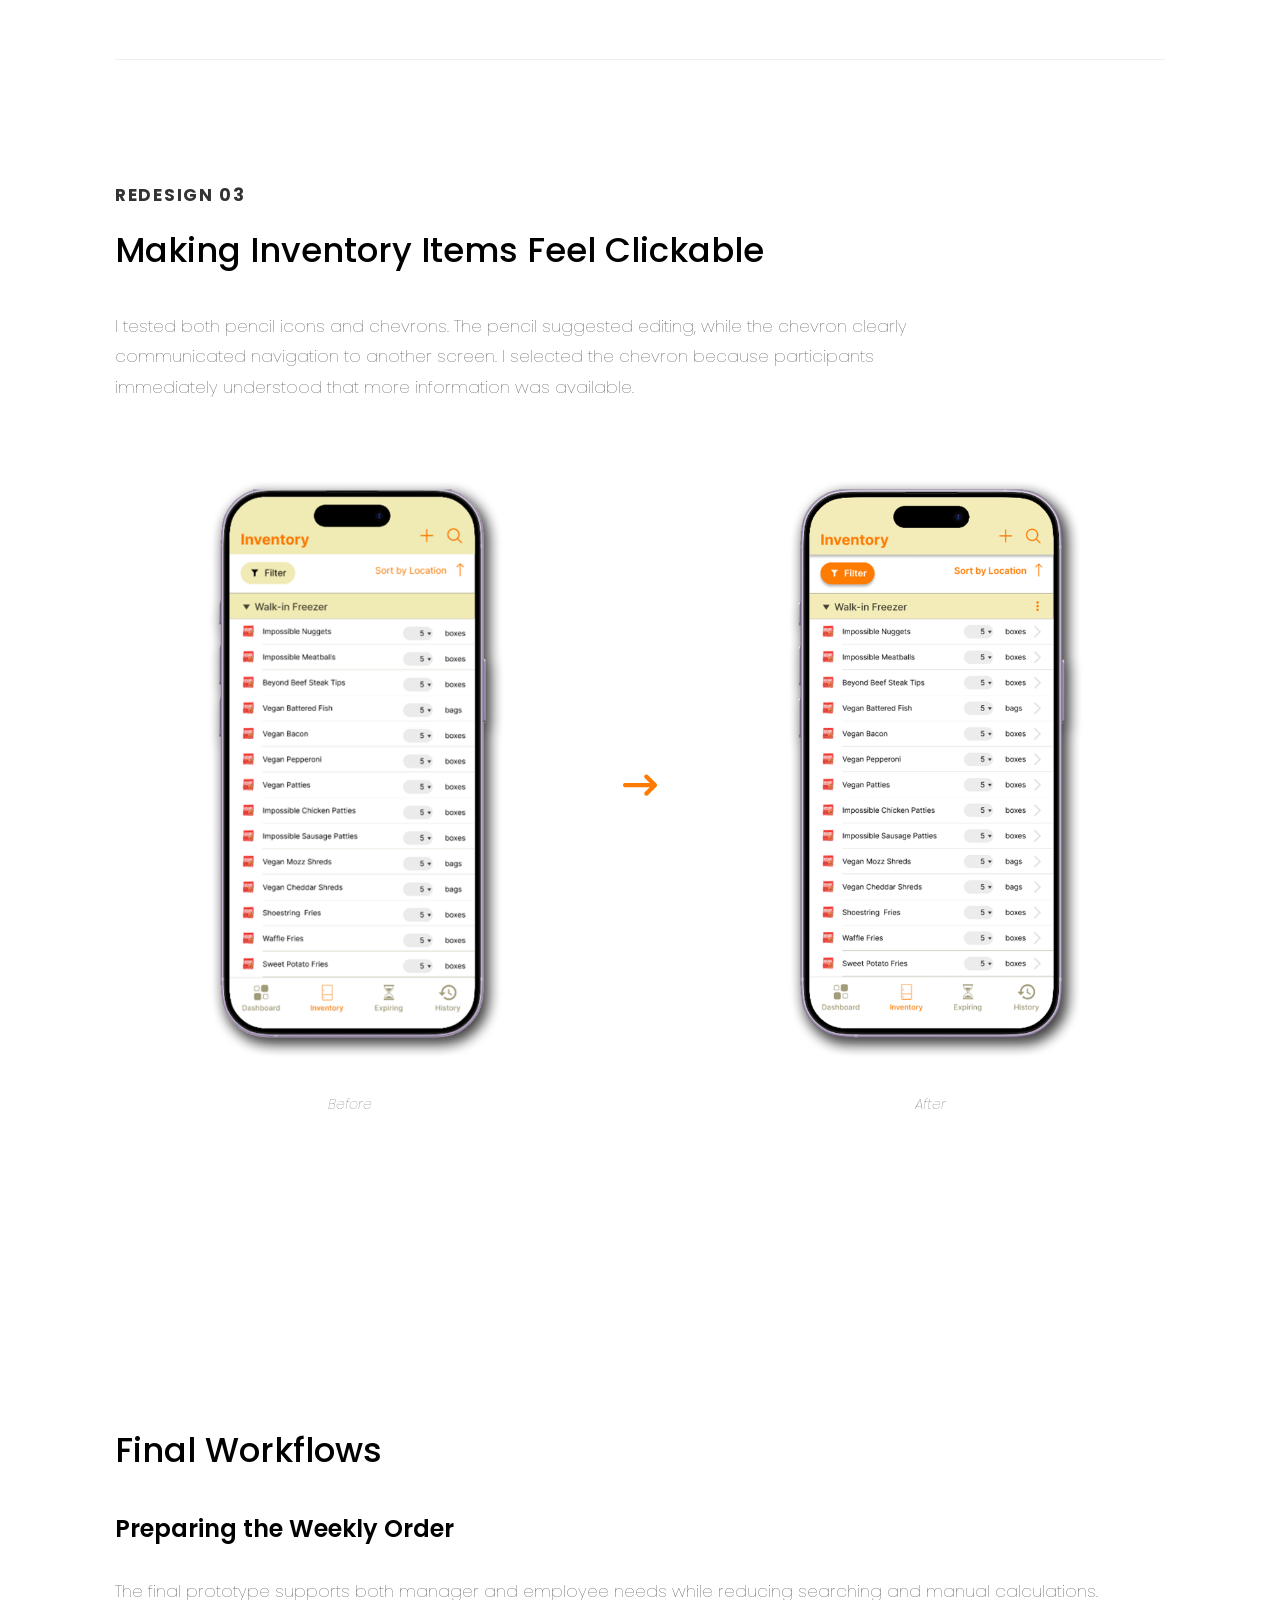
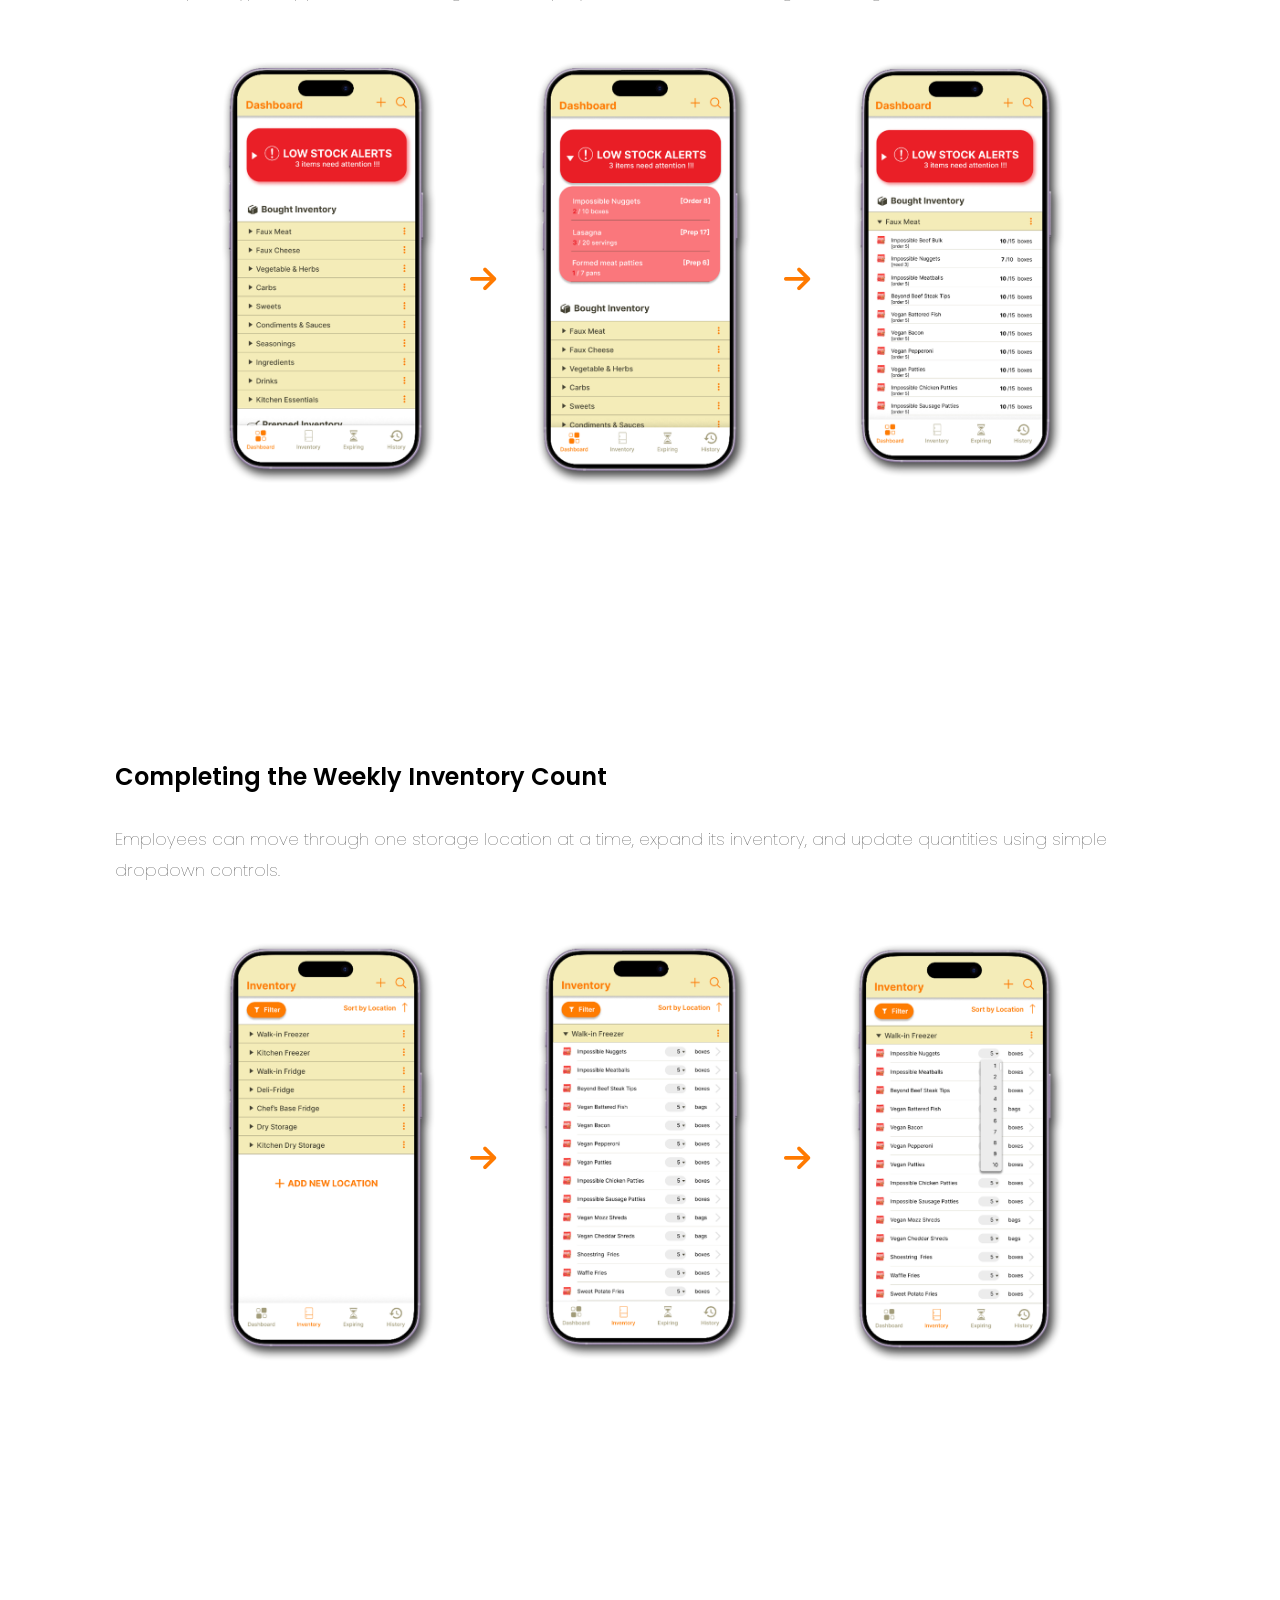
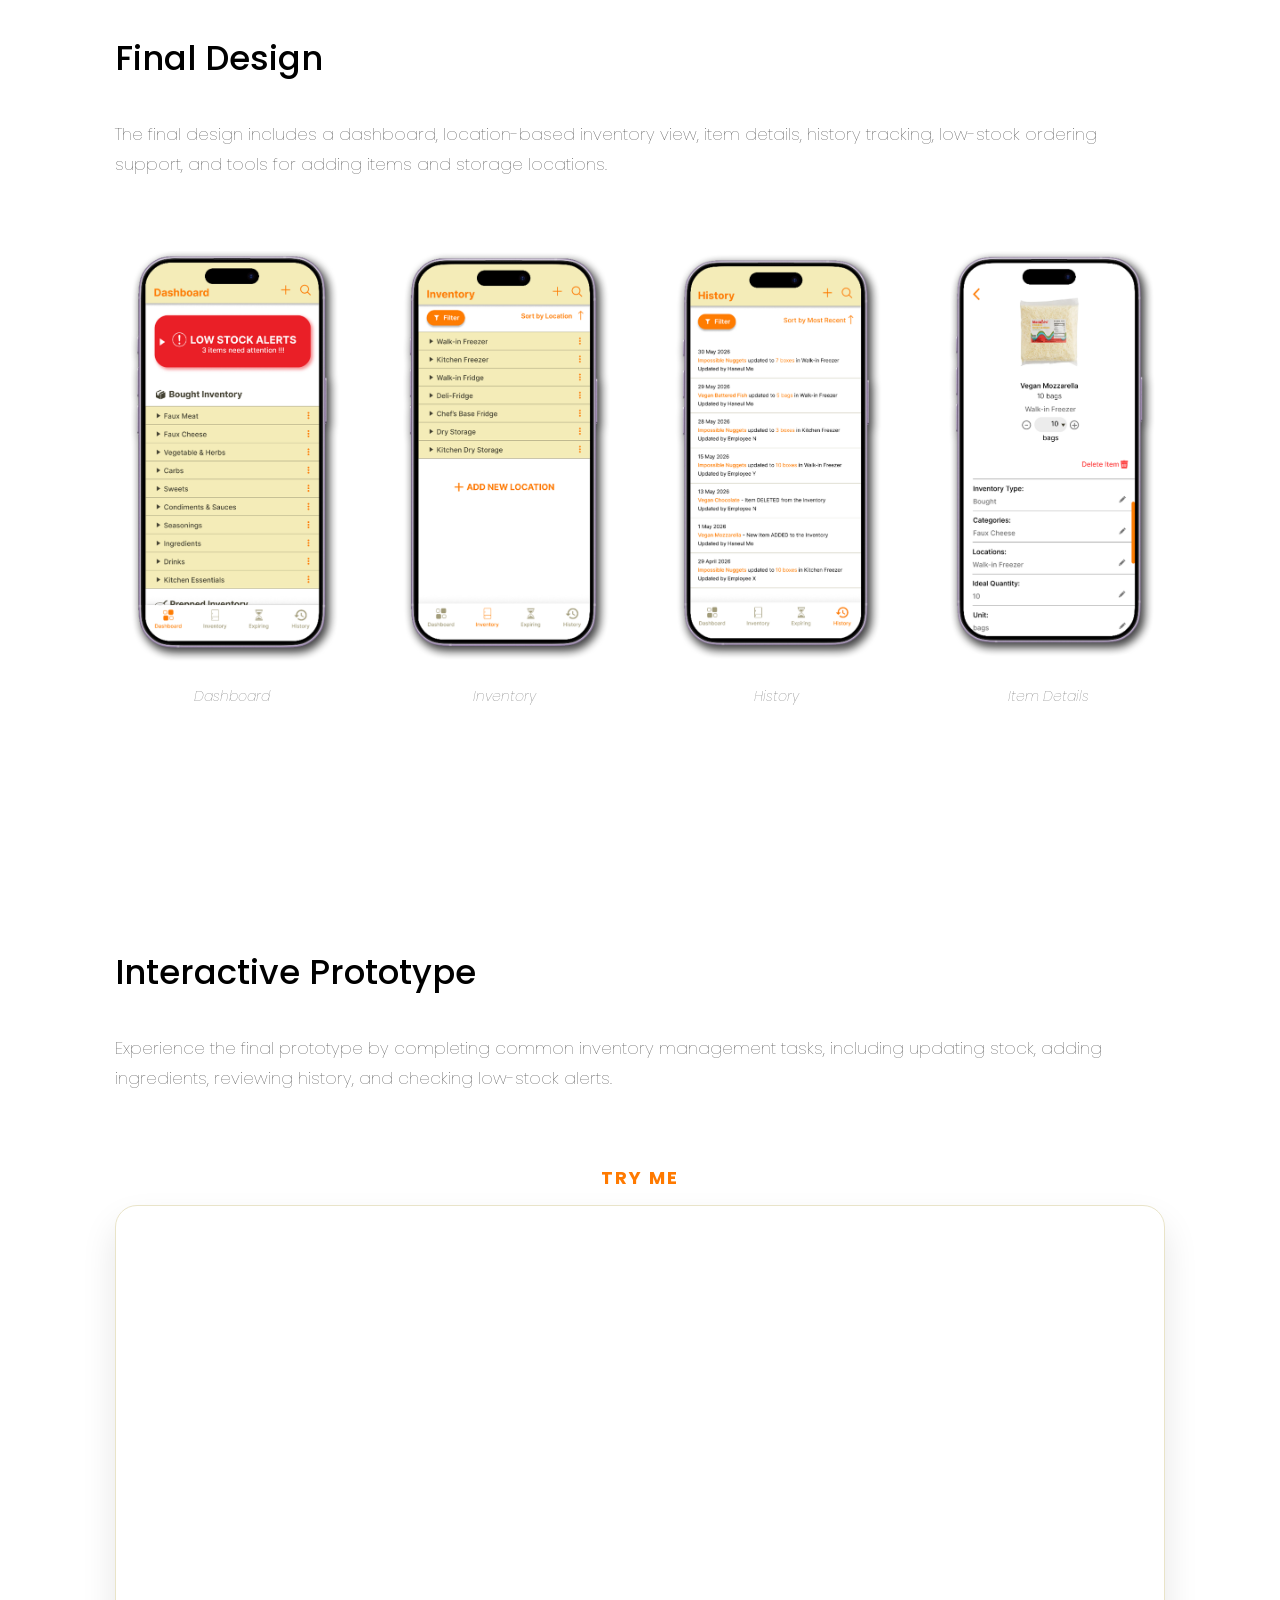
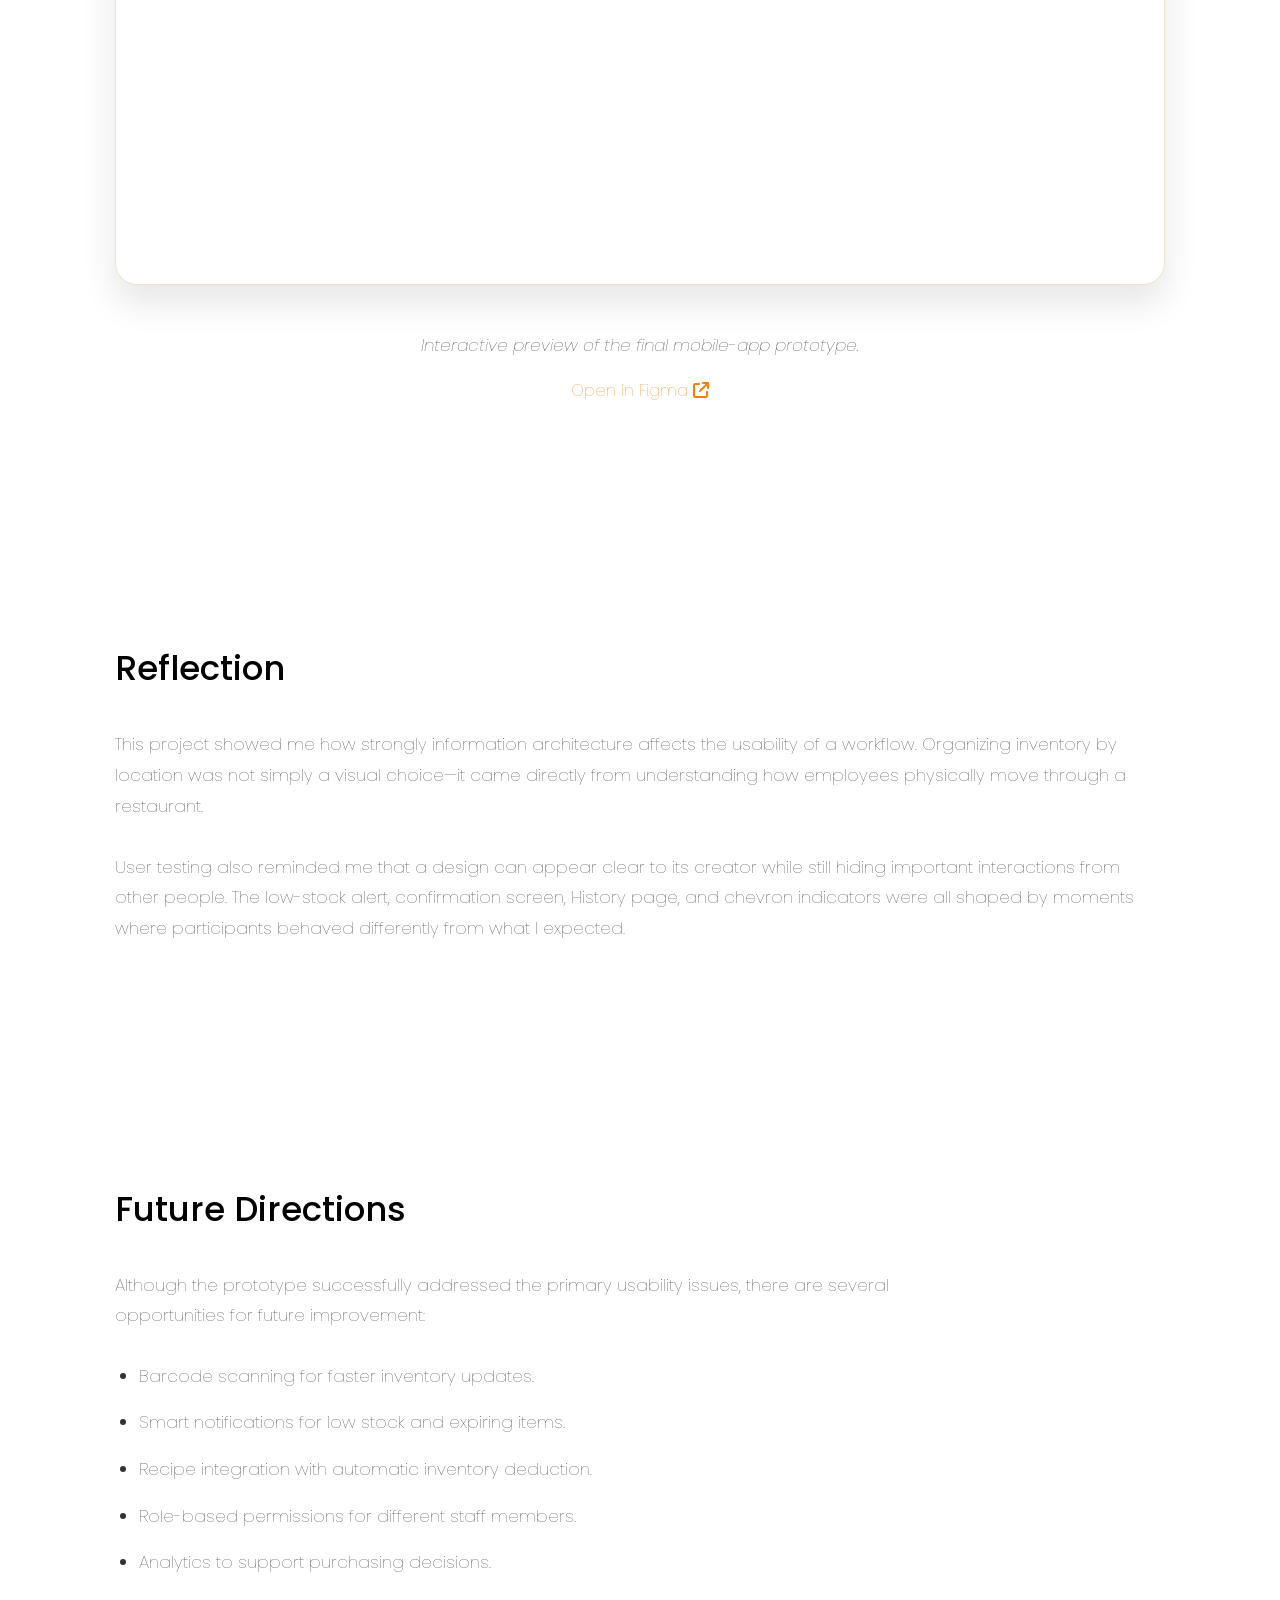
<file: vals-kitchen-split.html>
<!DOCTYPE html>
<html lang="en">
<head>
  <link rel="stylesheet" href="https://cdnjs.cloudflare.com/ajax/libs/font-awesome/6.7.2/css/all.min.css">
  <link rel="preconnect" href="https://fonts.googleapis.com">
  <link rel="preconnect" href="https://fonts.gstatic.com" crossorigin>
  <link href="https://fonts.googleapis.com/css2?family=Poppins:wght@300;400;500;600;700;800&display=swap" rel="stylesheet">

  <meta charset="UTF-8">
  <meta name="viewport" content="width=device-width, initial-scale=1.0">
  <title>Val's Vegan Kitchen | Work</title>
  <link rel="icon" type="image/png" href="images/favicon.png">
  <link rel="stylesheet" href="style.css">
  <link rel="stylesheet" href="vals-kitchen.css">
</head>

<body class="vals-page">
<!-- NAVBAR -->
  <header class="navbar">
    <a href="index.html" class="logo">Haneul Mo</a>

    <nav class="main-nav">
      <a href="index.html" class="active">Work</a>
      <a href="me.html">Me?</a>
      <a href="littlethings.html">Little Things</a>
    </nav>

    <div class="hamburger">
      <i class="fa-solid fa-bars"></i>
    </div>
  </header>

  <main class="case-page">

    <!-- HERO -->
    <section class="case-hero vals-hero">
      <div>
        <p class="vals-kicker">MOBILE INVENTORY MANAGEMENT APP</p>
        <h1>Val's Vegan Kitchen</h1>
        <h2>UX/UI Design & Usability Testing</h2> 
      </div>

      <img src="images/vals-hero.png" alt="Val's Vegan Kitchen inventory app mockup">
    </section>

    <!-- ROLE / TOOLS / TIMELINE -->
    <section class="case-info">
      <div>
        <h3>Role</h3>
        <p>UX/UI Designer</p>
      </div>

      <div>
        <h3>Tools</h3>
        <p>Figma, Adobe Photoshop</p>
      </div>

      <div>
        <h3>Context</h3>
        <p>COGS 187A · Mobile App Project</p>
      </div>
    </section>

    <!-- FULL-WIDTH PREVIEW -->
    <section class="case-preview vals-preview">
      <img src="images/vals-preview.png" alt="Preview of Val's Vegan Kitchen app screens">
      <p>
        Pictured above: a quick look at the dashboard, inventory, item details, and history screens.
      </p>
    </section>

    <!-- OVERVIEW -->
    <section class="case-section">
      <h2>Overview</h2>
      <p>
        Val's Vegan Kitchen needed a mobile inventory management experience that could
        support both restaurant managers and kitchen staff across multiple storage
        locations and food categories.
        <br><br>
        The goal was to make common tasks—such as updating quantities, preparing weekly
        orders, adding new ingredients, and reviewing inventory history—quick and
        understandable in a fast-paced restaurant environment.
      </p>
    </section>

    <!-- PROBLEM -->
    <section class="case-section problem-card vals-problem">
      <h2>Problem</h2>
      <p>
        Restaurant inventory work is repetitive and time-sensitive. Employees move through
        walk-in freezers, refrigerators, and dry-storage areas while counting items, while
        managers need to quickly identify shortages and prepare orders.
        <br><br>
        The app needed to help users:
      </p>

      <ul>
        <li>update quantities after deliveries and weekly counts</li>
        <li>identify low-stock items and calculate how much to order</li>
        <li>add new ingredients and assign them to the correct location</li>
        <li>review update history when inventory does not match</li>
        <li>understand current quantity versus ideal quantity at a glance</li>
      </ul>
    </section>

    <!-- CORE WORKFLOWS -->
    <section class="case-section">
      <h2>Core User Workflows</h2>
      <p>
        I designed the project around four realistic restaurant scenarios.
      </p>

      <div class="vals-workflow-grid">
        <article class="vals-workflow-card">
          <i class="fa-solid fa-box-open"></i>
          <h3>Update a Delivery</h3>
          <p>Find an item, increase its quantity, save the change, and record the update.</p>
        </article>

        <article class="vals-workflow-card">
          <i class="fa-solid fa-cart-shopping"></i>
          <h3>Prepare an Order</h3>
          <p>Identify low-stock items and compare current quantities with ideal stock.</p>
        </article>

        <article class="vals-workflow-card">
          <i class="fa-solid fa-plus"></i>
          <h3>Add an Ingredient</h3>
          <p>Create a new item and assign its category, location, quantity, and unit.</p>
        </article>

        <article class="vals-workflow-card">
          <i class="fa-solid fa-clock-rotate-left"></i>
          <h3>Check History</h3>
          <p>Investigate when an item was last updated and who made the change.</p>
        </article>
      </div>
    </section>

    <!-- INFORMATION ARCHITECTURE DECISION -->
    <section class="case-section">
      <h2>Design Challenge</h2>
      <p>
        One of my biggest decisions was whether the inventory should be organized by
        food category or by storage location.
      </p>

      <div class="vals-decision-grid">
        <article class="vals-decision-card">
          <span class="vals-choice-label">OPTION 1</span>
          <h3>Organize by Category</h3>
          <ul>
            <li>useful when reviewing similar foods together</li>
            <li>helpful for managers preparing purchase orders</li>
            <li>requires staff to move back and forth between storage areas</li>
          </ul>
        </article>

        <article class="vals-decision-card chosen">
          <span class="vals-choice-label">CHOSEN DEFAULT</span>
          <h3>Organize by Location</h3>
          <ul>
            <li>matches how staff physically conduct inventory counts</li>
            <li>reduces unnecessary navigation</li>
            <li>allows employees to finish one storage area at a time</li>
          </ul>
        </article>
      </div>
      <br><br>
      <p>
        I selected location as the default view because it better supports the real-world
        counting process. A sorting option still allows managers to switch to category view
        when needed.
      </p>
    </section>

    <!-- COMPETITIVE ANALYSIS -->
    <section class="case-section">
      <h2>Competitive Analysis</h2>
      <p>
        I reviewed Pantry Check, Your Food, KitchenPal, and SubVentory to understand how
        existing inventory products organize information, communicate stock levels, and
        support common inventory tasks.
      </p>

      <div class="analysis-grid vals-analysis-grid">
        <div class="analysis-card vals-analysis-card">
          <h3>What Worked</h3>
          <ul>
            <li>confirmation feedback after completing actions</li>
            <li>simple quantity controls</li>
            <li>history and timeline views</li>
            <li>clear visual indicators for clickable rows</li>
          </ul>
        </div>

        <div class="analysis-card vals-analysis-card">
          <h3>Opportunities</h3>
          <ul>
            <li>better support for location-based restaurant workflows</li>
            <li>more visible low-stock information</li>
            <li>clearer current-versus-ideal quantities</li>
            <li>easier access to item details and update history</li>
          </ul>
        </div>
      </div>
    </section>

    <!-- INITIAL DESIGNS -->
    <section class="case-section">
      <h2>Initial Designs</h2>
      <p>
        The first prototype included a dashboard with low-stock alerts, an inventory page
        organized by location, and an Add Item form using dropdowns to reduce input errors.
      </p>

      <div class="vals-screen-pair">
        <figure>
          <img src="images/vals-initial-dashboard.png" alt="Initial dashboard design">
          <figcaption>Initial Dashboard</figcaption>
        </figure>

        <figure>
          <img src="images/vals-initial-add-item.png" alt="Initial add item design">
          <figcaption>Initial Add Item Screen</figcaption>
        </figure>
      </div>
    </section>

    <!-- USER TESTING -->
    <section class="case-section vals-testing-section">
      <div class="vals-testing-copy">
        <h2>User Testing</h2>
        <p>
          I conducted think-aloud usability testing with four participants. Each participant
          completed one restaurant scenario while I observed where they clicked, hesitated,
          became confused, and whether they could finish without assistance.
        </p>

        <div class="vals-testing-stats">
          <div><strong>4</strong><span>Participants</span></div>
          <div><strong>4</strong><span>Task Scenarios</span></div>
          <div><strong>3</strong><span>Major Issues</span></div>
        </div>
      </div>

      <img src="images/vals-testing.png" alt="Usability testing scenarios and notes">
    </section>

    <!-- KEY FINDINGS -->
    <section class="case-section">
      <h2>Key Findings</h2>

      <div class="vals-findings">
        <article class="vals-finding">
          <span>01</span>
          <div>
            <h3>Low-stock alerts were easy to overlook.</h3>
            <p>
              A participant scanned the dashboard for several seconds and opened a category
              before noticing the alert area.
            </p>
          </div>
        </article>

        <article class="vals-finding">
          <span>02</span>
          <div>
            <h3>Users wanted confirmation after saving.</h3>
            <p>
              Participants were unsure whether a quantity update or newly added item had
              been successfully saved.
            </p>
          </div>
        </article>

        <article class="vals-finding">
          <span>03</span>
          <div>
            <h3>Inventory rows did not appear clickable.</h3>
            <p>
              A participant searched through the bottom navigation because they did not
              realize an inventory item opened a detailed page.
            </p>
          </div>
        </article>
      </div>
    </section>

    <!-- REDESIGN 1 -->
    <section class="case-section vals-redesign">
      <div class="vals-redesign-copy">
        <p class="vals-section-label">REDESIGN 01</p>
        <h2>Making Low-Stock Alerts More Visible</h2>
        <p>
          The original alert used a color palette similar to the rest of the dashboard, so it
          blended into the page. I changed it to a stronger red, increased spacing around it,
          and strengthened the visual hierarchy so urgent items receive immediate attention.
        </p>
      </div>

      <div class="vals-before-after">
        <figure>
          <img src="images/vals-low-stock-before.png" alt="Initial low stock alert design">
          <figcaption>Before</figcaption>
        </figure>

        <i class="fa-solid fa-arrow-right-long"></i>

        <figure>
          <img src="images/vals-low-stock-after.png" alt="Redesigned low stock alert">
          <figcaption>After</figcaption>
        </figure>
      </div>
    </section>

    <!-- REDESIGN 2 -->
    <section class="case-section vals-redesign">
      <div class="vals-redesign-copy">
        <p class="vals-section-label">REDESIGN 02</p>
        <h2>Providing Clear Confirmation Feedback</h2>
        <p>
          The original workflow ended on the Add Item screen after the user tapped Save.
          I added a success screen that confirms the action and provides a direct path to
          the newly created item's details.
        </p>
      </div>

      <div class="vals-three-screen">
        <figure>
          <img src="images/vals-add-item.png" alt="Add item screen">
          <figcaption>Add Item</figcaption>
        </figure>

        <figure>
          <img src="images/vals-confirmation.png" alt="Item added confirmation screen">
          <figcaption>Confirmation</figcaption>
        </figure>

        <figure>
          <img src="images/vals-item-details.png" alt="Item details screen">
          <figcaption>Item Details</figcaption>
        </figure>
      </div>
    </section>

    <!-- REDESIGN 3 -->
    <section class="case-section vals-redesign">
      <div class="vals-redesign-copy">
        <p class="vals-section-label">REDESIGN 03</p>
        <h2>Making Inventory Items Feel Clickable</h2>
        <p>
          I tested both pencil icons and chevrons. The pencil suggested editing, while the
          chevron clearly communicated navigation to another screen. I selected the chevron
          because participants immediately understood that more information was available.
        </p>
      </div>

      <div class="vals-before-after">
        <figure>
          <img src="images/vals-inventory-before.png" alt="Inventory list without chevrons">
          <figcaption>Before</figcaption>
        </figure>

        <i class="fa-solid fa-arrow-right-long"></i>

        <figure>
          <img src="images/vals-inventory-after.png" alt="Inventory list with chevrons">
          <figcaption>After</figcaption>
        </figure>
      </div>
    </section>

    <!-- FINAL WORKFLOWS -->
    <section class="case-section">
      
     
    <div class="vals-final-workflow">
      <h2>Final Workflows</h2>
     <h3>Preparing the Weekly Order</h3>
      <p>
        The final prototype supports both manager and employee needs while reducing
        searching and manual calculations.
      </p>

      <div class="workflow-images">

    <img src="images/dashboard1.png">

    <span class="workflow-arrow">
        <i class="fa-solid fa-arrow-right"></i>
    </span>

    <img src="images/dashboard2.png">

    <span class="workflow-arrow">
        <i class="fa-solid fa-arrow-right"></i>
    </span>

    <img src="images/dashboard3.png">

</div>
</div>
<br><br><br><br><br><br><br>
<div class="vals-final-workflow">

        <h3>Completing the Weekly Inventory Count</h3>

        <p>
          Employees can move through one storage location at a time, expand its inventory,
          and update quantities using simple dropdown controls.
        </p>
    <div class="workflow-images">

    <img src="images/dashboard4.png">

    <span class="workflow-arrow">
        <i class="fa-solid fa-arrow-right"></i>
    </span>

    <img src="images/dashboard5.png">

    <span class="workflow-arrow">
        <i class="fa-solid fa-arrow-right"></i>
    </span>

    <img src="images/dashboard6.png">

    </div>
    </div>
    </div>
    </section>

    <!-- FINAL DESIGN -->
    <section class="case-section">
      <h2>Final Design</h2>
      <p>
        The final design includes a dashboard, location-based inventory view, item details,
        history tracking, low-stock ordering support, and tools for adding items and storage
        locations.
      </p>

      <div class="vals-final-grid">
        <figure>
          <img src="images/vals-final-dashboard.png" alt="Final dashboard design">
          <figcaption>Dashboard</figcaption>
        </figure>

        <figure>
          <img src="images/vals-final-inventory.png" alt="Final inventory design">
          <figcaption>Inventory</figcaption>
        </figure>

        <figure>
          <img src="images/vals-final-history.png" alt="Final history design">
          <figcaption>History</figcaption>
        </figure>

        <figure>
          <img src="images/vals-final-details.png" alt="Final item details design">
          <figcaption>Item Details</figcaption>
        </figure>
      </div>
    </section>

    <!-- PROTOTYPE -->
    <section class="case-section">
      <h2>Interactive Prototype</h2>
      <p>
        Experience the final prototype by completing common inventory management tasks, 
        including updating stock, adding ingredients, reviewing history, and checking low-stock alerts.
      </p>

      <h3 class="try-me vals-try-me">TRY ME</h3>

      <div class="vals-prototype-embed">
        <iframe
          src="https://www.figma.com/embed?embed_host=share&url=https://www.figma.com/proto/ChVf4vKAq27nUnBiHlFRaG/Val-s-Vegan-Kitchen---Portfolio-Prototype?node-id=0-1&t=dveMmmSdZzSPiCNk-1"
          title="Val's Vegan Kitchen Figma prototype">
        </iframe>
      </div>

      <p class="image-caption">
        Interactive preview of the final mobile-app prototype.
      </p>

      <div class="live-site">
        <a href="https://www.figma.com/proto/ChVf4vKAq27nUnBiHlFRaG/Val-s-Vegan-Kitchen---Portfolio-Prototype?node-id=0-1&t=dveMmmSdZzSPiCNk-1" target="_blank" class="visit-btn1 vals-prototype-link">
          Open in Figma
          <i class="fa-solid fa-arrow-up-right-from-square"></i>
        </a>
      </div>
    </section>

    <!-- REFLECTION -->
    <section class="case-section">
      <h2>Reflection</h2>
      <p>
        This project showed me how strongly information architecture affects the usability
        of a workflow. Organizing inventory by location was not simply a visual choice—it
        came directly from understanding how employees physically move through a restaurant.
        <br><br>
        User testing also reminded me that a design can appear clear to its creator while
        still hiding important interactions from other people. The low-stock alert,
        confirmation screen, History page, and chevron indicators were all shaped by moments
        where participants behaved differently from what I expected.
      </p>
    </section>

    <!-- FUTURE DIRECTIONS -->
  <section class="case-section vals-future">
  <h2>Future Directions</h2>

  <p>
    Although the prototype successfully addressed the primary usability issues,
    there are several opportunities for future improvement:
  </p>

  <ul>
    <li>Barcode scanning for faster inventory updates.</li>
    <li>Smart notifications for low stock and expiring items.</li>
    <li>Recipe integration with automatic inventory deduction.</li>
    <li>Role-based permissions for different staff members.</li>
    <li>Analytics to support purchasing decisions.</li>
  </ul>
</section>

  </main>

  <nav class="project-footer-nav">
  <a href="index.html">← all work</a>
</nav>

  <footer id="contact">
    <p>© 2026 by Haneul Mo</p>

    <div class="footer-info">
      <div>
        <h4>Email</h4>
        <p>littlemo.artstudio@gmail.com</p>
      </div>

      
        <div>
    <h4>Follow</h4>

    <div class="social-icons">
       <!-- <a href="https://github.com/YOURUSERNAME" target="_blank">
            <i class="fa-brands fa-github"></i>
        </a>

        <a href="https://linkedin.com/in/YOURUSERNAME" target="_blank">
            <i class="fa-brands fa-linkedin-in"></i>
        </a> -->

        <a href="https://instagram.com/littlemo_art" target="_blank">
            <i class="fa-brands fa-instagram"></i>
        </a>

        <a href="https://tiktok.com/@littlemo_art" target="_blank">
            <i class="fa-brands fa-tiktok"></i>
        </a>
    </div>
</div>
      
    </div>
  </footer>

  <script src="script.js"></script>
</body>
</html>
</file>
<file: style.css>
* {
  margin: 0;
  padding: 0;
  box-sizing: border-box;
}

body {
  font-family: 'Poppins', sans-serif;
  color: #000;
  background: #fff;
}

a {
  text-decoration: none;
  color: inherit;
}

img {
  display: block;
  max-width: 100%;
}

/* STICKY NAV */

.navbar {
  position: sticky;
  top: 0;
  z-index: 1000;

  width: 100%;
  height: 100px;
  padding: 0 55px;

  display: flex;
  justify-content: space-between;
  align-items: center;

  background: #fff;
}

.logo {
  font-size: 20px;
  font-weight: 700;
  color: #000;
}

.main-nav {
  display: flex;
  gap: 24px;
}

.main-nav a {
  color: black;
  font-size:14px;
  font-weight:300;
  letter-spacing:.5px;
  text-transform: uppercase;
}

.main-nav a.active,
.main-nav a:hover {
  color: #ff5f82;
}
/* Homepage intro replacing the old large work. heading */
.work-intro {
  display: flex;
  align-items: center;
  justify-content: space-between;
  gap: 48px;
  padding: 82px 0 48px;
  scroll-margin-top: 90px;
}

.work-intro-copy {
  max-width: 700px;
}

.work-intro-copy h1 {
  margin: 0 0 12px;
  color: #fff;
  font-size: clamp(2rem, 3.2vw, 3rem);
  font-weight: 500;
  line-height: 1.15;
}

.work-intro-copy p {
  max-width: 650px;
  margin: 0 0 12px;
  color: rgba(255, 255, 255, 0.68);
  font-size: .98rem;
  line-height: 1.75;
}

.work-intro-copy span {
  color: #ff82b5;
  font-size: .82rem;
}

.work-intro-avatar {
  width: 100px;
  height: 100px;
  flex: 0 0 100px;
  border-radius: 50%;
  overflow: hidden;
}

.work-intro-avatar img {
  display: block;
  width: 100%;
  height: 100%;
  object-fit: cover;
}

/* The filters now follow the intro directly. */
.work-intro + .work-filters {
  margin-top: 0;
}

@media (max-width: 700px) {
  .work-intro {
    align-items: flex-start;
    gap: 24px;
    padding: 62px 0 38px;
  }

  .work-intro-avatar {
    width: 72px;
    height: 72px;
    flex-basis: 72px;
  }

  .work-intro-copy h1 {
    font-size: 1.8rem;
  }

  .work-intro-copy p {
    font-size: .9rem;
  }
}


/* HOME HERO */

.hero {
  min-height: calc(100vh - 100px);
  padding-bottom: 95px;

  display: flex;
  justify-content: center;
  align-items: center;

  background: linear-gradient(
    to right,
    #e6dace 0%,
    #e6dace 38%,
    #ffffff 38%,
    #ffffff 100%
  );
}

/* HOME CARD */

.hero-card {
  width: 950px;
  max-width: 90%;
  height: 500px;

  background: #f4ece6;

  display: grid;
  grid-template-columns: 38% 62%;

  padding: 80px 100px;

  box-shadow: 0 28px 45px rgba(0, 0, 0, 0.15);

  position: relative;
}

/* LEFT SIDE */

.profile-side {
  text-align: center;
}

.profile-side img {
  width: 200px;
  height: 200px;
  object-fit: cover;
  border-radius: 50%;
  margin: 50px auto 0;
}

.profile-side h2 {
  margin-top: 38px;
  font-size: 25px;
  font-weight: 800;
}

.pink-line {
  width: 63px;
  height: 2px;
  background: #ff5f82;
  margin: 28px auto 0;
}

/* RIGHT SIDE */

.intro-side {
  padding-left: 55px;
}

.intro-side h1 {
  font-size: 20px;
  font-weight: 500;
  margin-bottom: 26px;
  margin-top: 50px;
}

.intro-side p {
  font-size: 16px;
  line-height: 1.6;
  max-width: 500px;
  margin-bottom: 30px;
}

.buttons {
  display: flex;
  gap: 20px;
  margin-top: 45px;
}

.btn {
  width: 170px;
  height: 40px;
  border-radius: 999px;

  display: flex;
  align-items: center;
  justify-content: center;

  font-size: 16px;
  font-weight: 500;
}

.muted {
  background: #ff5f82;
  color: #fff;
  border: 1.5px solid #ff5f82;
  transition: all 0.25s ease;
}

.muted:hover {
  background: #fff;
  color: #ff5f82;
  border-color: #ff5f82;
}

.outline {
  border: 1.5px solid #000;
  color: #000;
}

.outline:hover {
  background: #000;
  color: #fff;
}

/* SOCIAL BAR UNDER CARD */

.card-footer {
  position: absolute;
  left: 0;
  bottom: -65px;

  width: 100%;
  height: 65px;

  background: #fff;

  display: flex;
  justify-content: center;
  align-items: center;
  gap: 28px;

  box-shadow: 0 18px 35px rgba(0, 0, 0, 0.12);
}

.card-footer a {
  font-size: 20px;
  color: #222;
  transition: 0.25s;
}

.card-footer a:hover {
  color: #ff5f82;
  transform: translateY(-2px);
}

/* FOOTER */

footer {
  width: 100%;
  min-height: 130px;

  display: flex;
  justify-content: space-between;
  align-items: center;

  padding: 35px 70px;

  background: #fff;
  border-top: 1px solid #ececec;
}

footer > p {
  font-size: 14px;
  color: #444;
}

.footer-info {
  display: flex;
  gap: 80px;
  text-align: center;
}

.footer-info h4 {
  color: #000;
  font-size: 14px;
  font-weight: 600;
  margin-bottom: 8px;
}

.footer-info p {
  font-size: 14px;
  color: #555;
  line-height: 1.4;
}

.social-icons {
  display: flex;
  justify-content: center;
  gap: 18px;
}

.social-icons a {
  font-size: 18px;
  color: #222;
  transition: 0.25s;
}

.social-icons a:hover {
  color: #ff5f82;
  transform: translateY(-2px);
}

/* HAMBURGER */

.hamburger {
  display: none;
  font-size: 24px;
  cursor: pointer;
  color: #1b1719;
}

.hamburger:hover {
  color: #ff82b5;
}

/* PROJECT PAGE */

.projects-page {
  min-height: calc(100vh - 150px);
  padding: 90px 8% 120px;
  background: #fff;
}

.project-grid {
  display: grid;
  grid-template-columns: repeat(3, minmax(0, 1fr));
  gap: 18px;
}

@media (max-width: 950px) {
  .project-grid {
    grid-template-columns: repeat(2, minmax(0, 1fr));
  }
}

@media (max-width: 600px) {
  .project-grid {
    grid-template-columns: 1fr;
  }
}

.project-tile {
  position: relative;
  height: 335px;

  display: block;
  overflow: hidden;

  border-radius: 18px;
}

.project-tile img {
  width: 100%;
  height: 100%;
  object-fit: cover;

  transition: 0.35s ease;
}

.project-overlay {
  position: absolute;
  inset: 0;

  background: rgba(0, 0, 0, 0.45);

  display: flex;
  flex-direction: column;
  justify-content: center;
  align-items: center;

  color: #fff;
  text-align: center;

  opacity: 0;
  transition: 0.35s ease;
}

.project-overlay h2 {
  font-size: 24px;
  font-weight: 700;
}

.project-overlay p {
  font-size: 14px;
  margin-top: 4px;
}

.project-tile:hover img {
  transform: scale(1.04);
}

.project-tile:hover .project-overlay {
  opacity: 1;
}

/* IN A BOX PAGE */

.case-page {
  width: 100%;
  margin: 0;
}

/* GREEN HERO SECTION */

.case-hero {
  width: 100%;
  min-height: 610px;

  background: #F7FFEC;

  display: grid;
  grid-template-columns: 1fr 1fr;
  align-items: center;
  gap: 80px;

  padding: 0 13%;
  margin-top:24px;
}

.case-hero h1 {
  font-size: 60px;
  font-weight: 600;
  line-height: 1.1;
  margin-bottom: 18px;
}

.case-hero h2 {
  font-size: 25px;
  font-weight: 600;
  line-height: 1.3;
  margin-bottom: 12px;
}

.case-hero p {
  font-size: 16px;
  font-weight: 500;
}

.case-hero img {
  width: 100%;
  max-width: 560px;
  margin: 0 auto;
}

/* CASE STUDY CONTENT */

.case-info {
  width: min(1200px, 70%);
  margin: 70px auto;

  display: grid;
  grid-template-columns: repeat(3, 1fr);
  text-align: center;
  gap: 100px;
}

.case-info h3 {
  font-size: 20px;
  font-weight: 600;
  text-transform: uppercase;
  margin-bottom: 18px;
}

.case-info p {
  font-size: 16px;
  line-height: 1.7;
  color: #222;
}

.case-section {
  font-weight: 100;
  width: min(1050px, 88%);
  margin: auto;
  padding:120px 0;
}

.case-section h2 {
  font-weight: 500;
  font-size: 34px;
  margin-bottom: 35px;
}

.case-section p,
.case-section li {
  font-size: 17px;
  line-height: 1.8;
  color: #333;
}

.problem-card {
  padding: 50px;
  border: 2px solid #e2ffba;
  background-color: #f7ffec;
  border-radius: 24px;
  box-shadow: 0 10px 24px rgba(0, 0, 0, 0.08);
}

.problem-card ul {
  margin-top: 22px;
  padding-left: 24px;
}

.website-embed {
  margin-top: 35px;
  width: 100%;
  height: 540px;
  border-radius: 20px;
  overflow: hidden;
  box-shadow: 0 18px 35px rgba(0, 0, 0, 0.14);
}

.website-embed iframe {
  width: 100%;
  height: 100%;
  border: none;
}

.visit-btn {
  display: inline-flex;
  margin-top: 24px;
  padding: 12px 28px;
  border-radius: 999px;
  background: #ff5f82;
  color: white;
  font-weight: 500;
  border: 1.5px solid #ff5f82;
}

.visit-btn:hover {
  background: white;
  color: #ff5f82;
}

/* TABLET */

@media (max-width: 1100px) {
  .hero {
    padding: 70px 0 130px;
  }

  .hero-card {
    width: 85%;
    min-width: 0;
    height: auto;
    grid-template-columns: 1fr;
    text-align: center;
    padding: 60px 40px 120px;
  }

  .intro-side {
    padding-left: 0;
    margin-top: 50px;
  }

  .intro-side p {
    margin-left: auto;
    margin-right: auto;
  }

  .buttons {
    justify-content: center;
  }

  .card-footer {
    bottom: 0;
  }

  .case-hero {
    padding: 80px 8%;
    gap: 50px;
  }

  .case-hero h1 {
    font-size: 52px;
  }

  .case-hero h2 {
    font-size: 24px;
  }
}

/* PROJECT PAGE RESPONSIVE */

@media (max-width: 800px) {
  .projects-page {
    padding: 60px 7% 90px;
  }

  .project-grid {
    grid-template-columns: 1fr;
    gap: 32px;
  }

  .project-tile {
    height: 260px;
  }

  .case-hero {
    grid-template-columns: 1fr;
    text-align: center;
    min-height: auto;
    padding: 80px 8%;
  }

  .case-hero img {
    max-width: 470px;
  }

  .case-info {
    grid-template-columns: 1fr;
    gap: 35px;
    margin: 70px auto 90px;
  }

  .problem-card {
    padding: 32px 24px;
  }

  .website-embed {
    height: 420px;
  }
}

/* MOBILE */

@media (max-width: 650px) {
  .navbar {
    height: auto;
    padding: 22px 25px;
    flex-direction: row;
    justify-content: space-between;
  }

  .logo {
    font-size: 24px;
  }

  .hamburger {
    display: block;
  }

  .main-nav {
    position: absolute;
    top: 100%;
    right: 0px;

    display: none;
    flex-direction: column;
    gap: 18px;

    width: 190px;
    padding: 22px;

    background: #fff;
    box-shadow: 0 18px 35px rgba(0, 0, 0, 0.12);
    border-radius: 0 0 18px 18px;
  }

 .main-nav.show {
    display: flex;
  }

  .main-nav a {
    font-size: 13px;
    text-align: right;
  }

  .hero {
    min-height: auto;
    padding: 0 0 45px;
    background: #e6dace;
  }

  .hero-card {
    width: 85%;
    max-width: 360px;
    height: auto;
    min-height: 580px;

    grid-template-columns: 1fr;

    padding: 0 32px 90px;

    text-align: center;
  }

  .profile-side img {
    display: block;
    width: 170px;
    height: 170px;
    margin: 28px auto 0;
  }

  .profile-side h2 {
    font-size: 24px;
    margin-top: 8px;
  }

  .pink-line {
    margin: 22px auto 0;
  }

  .intro-side {
    padding-left: 0;
    margin-top: 75px;
  }

  .intro-side h1 {
    font-size: 22px;
    margin-top: 0;
  }

  .intro-side p {
    font-size: 16px;
    max-width: 280px;
    margin-left: auto;
    margin-right: auto;
  }

  .buttons {
    flex-direction: column;
    align-items: center;
    gap: 16px;
    margin-top: 38px;
  }

  .btn {
    width: 190px;
    height: 38px;
    font-size: 14px;
  }

  .card-footer {
    bottom: 0;
    height: 52px;
    gap: 24px;
  }

  .card-footer a {
    font-size: 17px;
  }

  footer {
    min-height: auto;
    padding: 30px 24px;

    flex-direction: column;
    gap: 28px;

    text-align: center;
  }

  footer > p {
    font-size: 12px;
  }

  .footer-info {
    flex-direction: column;
    gap: 22px;
  }

  .footer-info h4,
  .footer-info p {
    font-size: 13px;
  }

  .projects-page {
    min-height: auto;
    padding: 45px 6% 75px;
  }

  .project-tile {
    height: 210px;
    border-radius: 14px;
  }

  .project-overlay {
    opacity: 1;
    background: rgba(0, 0, 0, 0.35);
  }

  .project-overlay h2 {
    font-size: 20px;
  }

  .case-hero {
    padding: 60px 7%;
  }

  .case-hero h1 {
    font-size: 40px;
  }

  .case-hero h2 {
    font-size: 20px;
  }

  .case-hero p {
    font-size: 15px;
  }

  .case-section {
    width: 88%;
  }

  .case-section h2 {
    font-size: 28px;
  }

  .case-section p,
  .case-section li {
    font-size: 15px;
  }

  .website-embed {
    height: 330px;
  }
}

/*case css*/

.case-preview {

    width: 100%;

    margin: 0 0;

    text-align: center;
}

.case-preview img {

    width: 100%;

    display: block;
}

.case-preview p{

    width:min(1000px,90%);

    margin:18px auto 0;

    font-size:15px;
    font-style:italic;
    color:#666;
}

.analysis-grid {
  display: grid;
  grid-template-columns: repeat(2, 1fr);
  gap: 35px;
  margin-top: 40px;
}

.analysis-card {
  background-color: #f7ffec;
  padding: 45px;
  border: 2px solid #e2ffba;
  border-radius: 24px;
}

.analysis-card h3 {
  font-weight: 500;
  font-size: 26px;
  margin-bottom: 28px;
}

.analysis-card h4 {
  color: #767674;
  font-weight: 500;
  margin: 24px 0 10px;
}

.analysis-card ul {
  color: #767674;
  padding-left: 22px;
}
.analysis-card li {
    color: #767674;
}

.wireframe-section {
  display: grid;
  grid-template-columns: 1fr 1fr;
  gap: 55px;
  align-items: center;
}

.wireframe-section ul {
  margin-top: 20px;
  padding-left: 22px;
}

@media (max-width: 800px) {
  .analysis-grid,
  .wireframe-section {
    grid-template-columns: 1fr;
  }

  .analysis-card {
    padding: 32px 24px;
  }
}

/*Site Map*/
.image-caption {
  text-align: center;
  font-size: 14px;
  font-style: italic;
  color: #111;
  margin: 45px 0 18px;
  margin-top:45px;
}

.case-image {
  width: 70%;
  max-width: 720px;
  margin: 0 auto;
  display: block;
}
.workflow-link {
  display: block;
  text-align: center;
  margin-top: 22px;
  color: #356ac3;
  text-decoration: underline;
}

.workflow-modal {
  position: fixed;
  inset: 0;
  z-index: 3000;

  display: none;
  justify-content: center;
  align-items: center;

  background: rgba(0, 0, 0, 0.88);
}

.workflow-modal.show {
  display: flex;
}

.modal-content {
  width: min(1000px, 78vw);
  max-height: 82vh;

  display: flex;
  flex-direction: column;
  align-items: center;
}

.modal-content img {
  width: 100%;
  max-height: 78vh;
  object-fit: contain;
  background: white;
}

.modal-bottom {
    width: 100%;
    height: 60px;

    background: #111;

    display: flex;
    justify-content: center;
    align-items: center;

    position: relative;
}

#workflowLabel {
    color: #fff;
    font-size: 22px;
    font-weight: 400;
}

#workflowCounter {
    display: block;
    position: absolute;
    right: 18px;

    color: #fff;
    font-size: 16px;
}

.modal-close {
  position: fixed;
  top: 35px;
  right: 45px;

  background: none;
  border: none;
  color: white;

  font-size: 46px;
  font-weight: 200;

  cursor: pointer;
  z-index: 3100;
}

.modal-arrow {
  position: fixed;
  top: 50%;
  transform: translateY(-50%);

  background: none;
  border: none;
  color: white;

  font-size: 46px;
  cursor: pointer;

  z-index: 3100;
  opacity: 0.9;
}

.modal-arrow.left {
  left: 55px;
}

.modal-arrow.right {
  right: 55px;
}

.modal-arrow:hover,
.modal-close:hover {
  color: #ff5f82;
}

.clickable-image {
  cursor: pointer;
}

@media (max-width: 800px) {
  .modal-content {
    width: 86vw;
  }

  .modal-arrow {
    font-size: 34px;
  }

  .modal-arrow.left {
    left: 18px;
  }

  .modal-arrow.right {
    right: 18px;
  }

  .modal-close {
    top: 24px;
    right: 24px;
    font-size: 38px;
  }
}

/* WIREFRAME GALLERY */

.wireframe-gallery {
  position: relative;
  width: 100%;
  height:460px;

  display: flex;
  justify-content: center;
  align-items: center;

  overflow: hidden;

  margin-top: 130px;
}

.wireframe-gallery img {
  max-height: 100%;
  max-width: 80%;
  object-fit: contain;
  cursor: pointer;
}

.wireframe-arrow {
  position: absolute;
  top: 50%;
  transform: translateY(-50%);

  background: none;
  border: none;

  color: #111;
  font-size: 34px;
  cursor: pointer;

  z-index: 5;
}

.wireframe-arrow.left {
  left: 12px;
}

.wireframe-arrow.right {
  right: 12px;
}

.wireframe-arrow:hover {
  color: #ff5f82;
}

/* EXPANDED WIREFRAME MODAL */

.wireframe-modal {
  position: fixed;
  inset: 0;
  z-index: 4000;

  display: none;
  justify-content: center;
  align-items: center;

  background: #fff;
}

.wireframe-modal.show {
  display: flex;
}

.wireframe-modal img {
  max-height: 88vh;
  max-width: 80vw;
  object-fit: contain;
}

.wireframe-close {
  position: fixed;
  top: 35px;
  right: 45px;

  background: none;
  border: none;

  color: #111;
  font-size: 50px;
  font-weight: 200;

  cursor: pointer;
  z-index: 4100;
}

.wireframe-modal-arrow {
  position: fixed;
  top: 50%;
  transform: translateY(-50%);

  background: none;
  border: none;

  color: #111;
  font-size: 42px;
  cursor: pointer;
  z-index: 4100;
}

.wireframe-modal-arrow.left {
  left: 55px;
}

.wireframe-modal-arrow.right {
  right: 55px;
}

.wireframe-close:hover,
.wireframe-modal-arrow:hover {
  color: #ff5f82;
}

@media (max-width: 800px) {
  .wireframe-gallery {
    height: 420px;
  }

  .wireframe-modal img {
    max-width: 88vw;
    max-height: 82vh;
  }

  .wireframe-modal-arrow.left {
    left: 18px;
  }

  .wireframe-modal-arrow.right {
    right: 18px;
  }

  .wireframe-close {
    top: 24px;
    right: 24px;
    font-size: 38px;
  }
}

/*Final Website*/
.try-me {
  text-align: center;
  font-size: 18px;
  font-weight: 700;
  letter-spacing: 2px;
  margin-bottom: 14px;
}

.live-site {
  display: flex;
  justify-content: center;
  color: #ff5f82;
}

/* ===========================
   END OF CASE STUDY
=========================== */

.case-navigation{

    width:min(1100px,90%);
    margin:180px auto 120px;
}

.nav-links{
    margin: 0;
    display:flex;
    justify-content:space-between;
    align-items:center;
}

.text-link{

    display:flex;
    align-items:center;
    gap:14px;
    margin: 0;
    font-size:20px;
    font-weight:300;

    color:#666;

    transition:.25s;
}

.text-link:hover{

    color:#ff5f82;

    transform:translateX(6px);
}

.text-link:first-child:hover{

    transform:translateX(-6px);
}

/* =========================
   WORK PAGE
========================= */
.work-body {
  background: #1b1719;
  color: #f5f1ef;
}

.work-page {
  width: min(1200px, 90%);
  margin: 0 auto;
  padding: 120px 0 100px;
  background: #1b1719;
  color: #f5f1ef;
}

.work-header {
  margin-bottom: 40px;
}

.work-header h1 {
  font-size: clamp(3rem, 7vw, 6rem);
  margin: 0 0 10px;
}

.work-header p {
  margin: 0;
  opacity: 0.65;
}


/* FILTERS */

.work-filters {
  display: flex;
  flex-wrap: wrap;
  gap: 30px;
  margin-bottom: 45px;
  margin-bottom: 45px;
}

.filter-btn {
  position: relative;

  border: none;
  background: transparent;
  padding: 5px 0 9px;

  font: inherit;
  font-size: 0.82rem;
  letter-spacing: 0.04em;

  color: #a9677c;

  cursor: pointer;

  transition:
    color 0.25s ease;
}

.filter-btn::after {
  content: "";

  position: absolute;
  left: 50%;
  bottom: 0;

  width: 0;
  height: 1px;

  background: #ff8fb3;

  transform: translateX(-50%);

  transition: width 0.25s ease;
}

.filter-btn:hover {
  color: #ff8fb3;
}

.filter-btn:hover::after {
  width: 100%;
}

.filter-btn.active {
  color: #ff8fb3;
}

.filter-btn.active::after {
  width: 100%;
}


/* =========================
   PROJECT GRID
========================= */

.project-grid {
  display: grid;
  grid-template-columns: repeat(3, minmax(0, 1fr));
  gap: 18px;
}

@media (max-width: 950px) {
  .project-grid {
    grid-template-columns: repeat(2, minmax(0, 1fr));
  }
}

@media (max-width: 600px) {
  .project-grid {
    grid-template-columns: 1fr;
  }
}

.project-item {
  position: relative;

  display: block;

  aspect-ratio: 4 / 3;

  overflow: hidden;

  text-decoration: none;
  color: white;

  background: #eee;
}

.project-item img {
  width: 100%;
  height: 100%;

  display: block;

  object-fit: cover;

  transition:
    transform 0.45s ease;
}


/* DARK HOVER */

.project-overlay {
  position: absolute;
  inset: 0;

  display: flex;
  align-items: center;
  justify-content: center;

  padding: 20px;

  background: rgba(0, 0, 0, 0.58);
  opacity: 0;

  text-align: center;

  transition: opacity 0.3s ease;
}

.project-overlay h2 {
  margin: 0 0 5px;
  font-size: 1.25rem;
  font-weight: 500;
}

.project-overlay p {
  margin: 0;
  font-size: 0.75rem;
  opacity: 0.75;
}

.project-item:hover .project-overlay {
  opacity: 1;
}

.project-item:hover img {
  transform: scale(1.025);
}


/* FILTER HIDING */

.project-item.hidden {
  display: none;
}


/* MOBILE */

@media (max-width: 700px) {

  .project-grid {
    grid-template-columns: 1fr;
  }

  .project-overlay {
    opacity: 1;

    background:
      linear-gradient(
        transparent 45%,
        rgba(0, 0, 0, 0.68)
      );
  }

}

/* =========================
   PHOTO PROJECT PAGE
========================= */

.photo-project {
  width: min(1500px, 88%);
  margin: 0 auto;
  padding: 100px 0 100px;
}

.photo-layout {
  display: grid;
  grid-template-columns: 340px minmax(0, 1fr);
  gap: 70px;
  align-items: start;
}

/* LEFT SIDE */

.photo-details {
  position: sticky;
  top: 120px;
}

.project-category {
  margin: 0 0 12px;

  font-size: 0.85rem;
  text-transform: uppercase;
  letter-spacing: 0.08em;

  color: #d67896;
}

.photo-details h1 {
  margin: 0 0 28px;

  font-size: clamp(2.5rem, 3vw, 3rem);
  line-height: 0.98;
  font-weight: 600;
}

.project-description {
  margin: 0;
  line-height: 1.8;
  font-size: 0.95rem;

  color: rgba(255, 255, 255, 0.72);
}

.back-to-work {
  margin-top: 45px;
}

.back-to-work a {
  color: #a9677c;
  text-decoration: none;
  font-size: 0.85rem;
}

.back-to-work a:hover {
  color: #ff8fb3;
}


/* RIGHT SIDE */

.photo-viewer {
  min-width: 0;
}

.photo-main {
  width: 100%;

  overflow: hidden;

  background: #111;
}

.photo-main img {
  display: block;

  width: 100%;
  height: auto;

  object-fit: cover;

  transition: opacity 0.2s ease;
}
.photo-meta {
  margin-top: 28px;
}

.photo-meta p {
  margin: 6px 0;
  font-size: 0.85rem;
  color:#d67896;
}

.photo-meta strong {
  font-weight: 500;
}

/*photo-gallery*/

.photo-gallery {
  display: grid;
  grid-template-columns: repeat(2, minmax(0, 1fr));
  gap: 16px;

  margin-top: 16px;
}

.gallery-photo {
  width: 100%;
  height: auto;

  display: block;

  cursor: zoom-in;

  transition:
    opacity 0.25s ease,
    transform 0.25s ease;
}

.gallery-photo:hover {
  opacity: 0.85;
  transform: scale(0.99);
}

@media (max-width: 600px) {
  .photo-gallery {
    grid-template-columns: 1fr;
  }
}


/* TABLET */

@media (max-width: 900px) {

  .photo-layout {
    grid-template-columns: 1fr;
  }

  .photo-details {
    position: static;
    max-width: 650px;
  }

  .photo-main img {
    height: auto;
    max-height: 75vh;
  }

}


/* MOBILE */

@media (max-width: 600px) {

  .photo-project {
    width: 92%;
    padding-top: 95px;
  }

  .photo-thumbnails {
    grid-template-columns:
      repeat(3, minmax(0, 1fr));
  }

}

/* =========================
   PHOTO LIGHTBOX
========================= */

.photo-lightbox {
  position: fixed;
  inset: 0;
  z-index: 9999;

  display: flex;
  align-items: center;
  justify-content: center;

  padding: 50px;

  background: rgba(10, 9, 10, 0.95);

  opacity: 0;
  visibility: hidden;

  transition:
    opacity 0.25s ease,
    visibility 0.25s ease;
}

.photo-lightbox.open {
  opacity: 1;
  visibility: visible;
}

.photo-lightbox img {
  max-width: 92vw;
  max-height: 90vh;

  width: auto;
  height: auto;

  object-fit: contain;
}

.lightbox-close {
  position: absolute;

  top: 25px;
  right: 35px;

  border: none;
  background: none;

  color: #f5f1ef;

  font-size: 2.5rem;
  font-weight: 300;

  cursor: pointer;

  transition: color 0.2s ease;
}

.lightbox-close:hover {
  color: #ff8fb3;
}

/* =========================
   SIMPLE JOY / VIDEO PAGE
========================= */

.video-project {
  width: min(1200px, 90%);
  margin: 0 auto;

  padding: 130px 0 100px;
}


/* INTRO */

.video-intro {
  max-width: 700px;
  margin: 0 auto 55px;

  text-align: center;
}

.video-intro h1 {
  margin: 8px 0 20px;

  font-size: clamp(2.6rem, 5vw, 4.5rem);

  font-weight: 500;
}

.video-description {
  max-width: 620px;

  margin: 0 auto;

  font-size: 0.95rem;
  line-height: 1.7;

  color: rgba(255, 255, 255, 0.72);
}

.video-meta {
  margin-top: 22px;

  font-size: 0.8rem;
  line-height: 1.7;

  color: rgba(255, 255, 255, 0.45);
}


/* VIDEO */

.video-player {
  width: 100%;

  margin-bottom: 100px;
}

.video-player video {
  display: block;

  width: 100%;

  aspect-ratio: 16 / 9;

  background: #111;
}


/* =========================
   STORYBOARDS
========================= */

.storyboard-grid {
  display: grid;
  grid-template-columns: repeat(2, minmax(0, 1fr));

  gap: 24px;

  max-width: 1000px;
  margin: 0 auto;
}

.storyboard-item {
  display: flex;
  flex-direction: column;
  gap: 8px;
}

.storyboard-image {
  width: 100%;
  height: auto;

  display: block;

  cursor: zoom-in;

  transition:
    opacity 0.25s ease,
    transform 0.25s ease;
}

.storyboard-image:hover {
  opacity: 0.85;
  transform: scale(0.995);
}

.storyboard-item p {
  margin: 0;

  font-size: 0.72rem;
  letter-spacing: 0.08em;

  text-transform: uppercase;

  color: rgba(255, 255, 255, 0.4);
}


/* HIDDEN STORYBOARDS */

.extra-storyboard {
  display: none;
}

.extra-storyboard.show {
  display: flex;
}


/* =========================
   VIEW MORE BUTTON
========================= */

.storyboard-toggle {
  display: flex;
  align-items: center;
  justify-content: center;

  gap: 9px;

  margin: 32px auto 0;

  padding: 8px 14px;

  border: none;
  background: transparent;

  color: #a9677c;

  font: inherit;
  font-size: 0.8rem;
  letter-spacing: 0.04em;

  cursor: pointer;

  transition: color 0.2s ease;
}

.storyboard-toggle:hover {
  color: #ff8fb3;
}

.storyboard-toggle i {
  font-size: 0.75rem;

  transition: transform 0.3s ease;
}


/* rotate arrow after expanding */

.storyboard-toggle.open i {
  transform: rotate(180deg);
}


/* =========================
   STORYBOARD LIGHTBOX
========================= */

.storyboard-lightbox {
  position: fixed;
  inset: 0;

  z-index: 9999;

  display: flex;
  align-items: center;
  justify-content: center;

  padding: 45px;

  background: rgba(10, 9, 10, 0.96);

  opacity: 0;
  visibility: hidden;

  transition:
    opacity 0.25s ease,
    visibility 0.25s ease;
}

.storyboard-lightbox.open {
  opacity: 1;
  visibility: visible;
}

.storyboard-lightbox img {
  max-width: 94vw;
  max-height: 90vh;

  width: auto;
  height: auto;

  object-fit: contain;
}

.storyboard-lightbox-close {
  position: absolute;

  top: 22px;
  right: 34px;

  border: none;
  background: transparent;

  color: #f5f1ef;

  font-size: 2.5rem;

  cursor: pointer;
}

.storyboard-lightbox-close:hover {
  color: #ff8fb3;
}


@media (max-width: 700px) {

  .storyboard-grid {
    grid-template-columns: 1fr;
  }

  .storyboard-lightbox {
    padding: 25px;
  }

}


/* BACK */

.video-project .back-to-work {
  margin-top: 80px;
}

.video-project .back-to-work a {
  color: #a9677c;

  text-decoration: none;
}

.video-project .back-to-work a:hover {
  color: #ff8fb3;
}


/* MOBILE */

@media (max-width: 700px) {

  .video-project {
    width: 92%;

    padding-top: 100px;
  }

  .storyboard-grid {
    grid-template-columns: 1fr;
  }

}

/*logo*/
.logo-main {
  min-height: 600px;

  display: flex;
  align-items: center;
  justify-content: center;

  padding: 70px;
}

.logo-main img {
  width: min(420px, 75%);
  height: auto;

  object-fit: contain;

  cursor: zoom-in;
}

/* Currency Burma */
.currency-logo {
  background: #241d1b;
}

/* Sichuan Kitchen */
.sichuan-logo {
  background: #ffffff;
}

/*Application label in graphic desgin*/
.application-label {
  margin: 100px 0 14px;

  font-size: 0.75rem;
  font-weight: 500;
  letter-spacing: 0.1em;

  color: #d67896;
}

/*Making vinyl and poster up and down instead of side by side*/
.print-materials {
  margin-top: 35px;
}

.print-item {
  margin-bottom: 50px;
}

.print-item img {
  display: block;
  height: auto;
  cursor: zoom-in;
}

.print-item p {
  margin: 10px 0 0;

  font-size: 0.75rem;
  letter-spacing: 0.05em;

  color: rgba(255, 255, 255, 0.45);
}


/* Wide A3 menu */
.print-menu img {
  width: 100%;
}


/* Tall vinyl — don't let it become gigantic */
.print-vinyl img {
  width: min(520px, 100%);
}

/* =========================
   LITTLE MO ART
   ========================= */

.littlemo-page {
  width: min(1300px, 88%);
  margin: 0 auto;
  padding: 100px 0 120px;
}


/* INTRO */

.littlemo-intro {
  max-width: 620px;
  margin-bottom: 60px;
}

.project-category,
.section-label {
  margin: 0 0 12px;

  color: #ff6da8;

  font-size: 0.75rem;
  font-weight: 500;
  letter-spacing: 0.12em;

  text-transform: uppercase;
}

.littlemo-intro h1 {
  margin: 0 0 20px;

  color: #fff;

  font-size: clamp(3rem, 6vw, 5rem);
  font-weight: 600;
  line-height: 1;
}

.project-description {
  max-width: 560px;
  margin: 0;

  color: rgba(255, 255, 255, 0.65);

  font-size: 0.95rem;
  line-height: 1.8;
}

.project-meta {
  margin-top: 25px;

  color: #ff82b5;

  font-size: 0.78rem;
  line-height: 1.7;
}

.project-meta p {
  margin: 0;
}

.back-link {
  display: inline-block;

  margin-top: 28px;

  color: rgba(255, 255, 255, 0.5);

  font-size: 0.8rem;
  text-decoration: none;

  transition: color 0.2s ease;
}

.back-link:hover {
  color: #ff82b5;
}

.littlemo-hero {
  display: grid;
  grid-template-columns: 360px minmax(0, 1fr);
  gap: 70px;
  align-items: center;

  margin-bottom: 80px;
}

.littlemo-cover img {
  display: block;
  width: 100%;
  max-height: 650px;

  object-fit: cover;
}

.littlemo-hero-links {
  display: flex;
  gap: 20px;

  margin-top: 28px;
}

.littlemo-hero-links a {
  color: #ff82b5;
  font-size: 0.8rem;
  text-decoration: none;
}

.littlemo-hero-links a:hover {
  text-decoration: underline;
}

@media (max-width: 800px) {
  .littlemo-hero {
    grid-template-columns: 1fr;
    gap: 40px;
  }
}



/* =========================
   LITTLE MO — SOCIAL CONTENT
========================= */

.littlemo-videos {
  max-width: 1250px;
  margin: 0 auto;
  padding: 70px 0px 130px;
}


/* =========================
   SECTION HEADING
========================= */

.littlemo-section-heading {
  max-width: 750px;
  margin-bottom: 55px;
}

.littlemo-section-heading .section-label {
  margin: 0 0 20px;

  font-size: 14px;
  font-weight: 300;
  letter-spacing: 0.12em;

  color: #ff82b5;
}

.littlemo-section-heading h2 {
  margin: 0 0 22px;

  font-size: 48px;
  line-height: 1.1;
  font-weight: 500;

  color: #f5f2f2;
}

.littlemo-section-heading > p:last-child {
  margin: 0;

  max-width: 620px;

  font-size: 16px;
  line-height: 1.7;

  color: rgba(255, 255, 255, 0.62);
}


/* =========================
   VIDEO GRID
========================= */

.littlemo-video-grid {
  display: grid;

  grid-template-columns: repeat(3, 270px);

  justify-content: center;
  align-items: start;

  gap: 100px;
}


/* =========================
   VIDEO CARD
========================= */

.littlemo-video-card {
  width: 280px;
}


/* video itself */

.littlemo-video-card video {
  display: block;

  width: 100%;
  aspect-ratio: 9 / 16;

  object-fit: cover;

  background: #111;

  border-radius: 4px;
}


/* =========================
   VIDEO INFO
========================= */

.littlemo-video-info {
  margin-top: 16px;
}

.littlemo-video-info h3 {
  margin: 0 0 6px;

  font-size: 18px;
  line-height: 1.3;
  font-weight: 500;

  color: #f5f2f2;
}

.littlemo-video-info p {
  margin: 0 0 10px;

  font-size: 13px;
  line-height: 1.5;

  color: rgba(255, 255, 255, 0.48);
}

.littlemo-video-info a {
  font-size: 13px;
  text-decoration: none;

  color: #ff7ca3;

  transition:
    opacity 0.2s ease,
    color 0.2s ease;
}

.littlemo-video-info a:hover {
  color: #ff9bb8;
}


/* =========================
   TABLET
========================= */

@media (max-width: 1050px) {

  .littlemo-video-grid {
    grid-template-columns: repeat(2, 280px);
  }

}


/* =========================
   MOBILE
========================= */

@media (max-width: 700px) {

  .littlemo-videos {
    padding:
      75px 24px
      100px;
  }

  .littlemo-section-heading {
    margin-bottom: 40px;
  }

  .littlemo-section-heading > p:last-child {
    font-size: 15px;
  }

  .littlemo-video-grid {
    grid-template-columns: 1fr;

    gap: 55px;
  }

  .littlemo-video-card {
    width: min(
      100%,
      300px
    );

    margin: 0 auto;
  }

}


/* =========================
   SOCIAL LINKS
   ========================= */

.littlemo-social-links {
  margin-top: 110px;
  padding-top: 35px;

  border-top: 1px solid rgba(255, 255, 255, 0.12);
}

.social-link-row {
  display: flex;

  gap: 25px;

  margin-top: 15px;
}

.social-link-row a {
  color: #fff;

  font-size: clamp(1.5rem, 3vw, 2.5rem);
  font-weight: 500;

  text-decoration: none;

  transition: color 0.2s ease;
}

.social-link-row a:hover {
  color: #ff82b5;
}

.social-handle {
  margin-top: 12px;

  color: rgba(255, 255, 255, 0.4);

  font-size: 0.78rem;
}



/* =========================
   MOBILE
   ========================= */

@media (max-width: 700px) {

  .littlemo-page {
    width: 90%;

    padding-top: 70px;
  }


  .littlemo-intro {
    margin-bottom: 45px;
  }

  .littlemo-collage {
    grid-template-columns: repeat(2, 1fr);

    gap: 7px;
  }


  .littlemo-videos {
    margin-top: 80px;
  }


  .littlemo-video-grid {
    grid-template-columns: 1fr;

    gap: 50px;
  }


  .littlemo-video-card {
    max-width: 450px;
  }


  .littlemo-social-links {
    margin-top: 80px;
  }


  .social-link-row {
    flex-direction: column;

    gap: 8px;
  }

}

/*little mo frame*/

/* =========================
   LITTLE MO HANGING FRAME
========================= */

.littlemo-hanging {
  position: relative;
  width: min(520px, 42vw);
  height: 560px;
  margin: 0 auto;
}


/* nail */

.littlemo-nail {
  position: absolute;

  top: 45px;
  left: 50%;

  width: 10px;
  height: 10px;

  background: #c59a78;

  border-radius: 50%;

  transform: translateX(-50%);

  box-shadow:
    0 2px 4px rgba(0, 0, 0, 0.3);

  z-index: 5;
}


/* everything hanging from nail */

.littlemo-swing {
  position: absolute;

  top: 50px;
  left: 50%;

  width: 430px;
  height: 500px;

  transform: translateX(-50%);

  transform-origin: 50% 0;

  animation:
    littleMoSwing 5.5s ease-in-out infinite;
}


/* rope container */

.littlemo-rope {
  position: absolute;

  top: 0;
  left: 50%;

  width: 150px;
  height: 90px;

  transform: translateX(-50%);

  z-index: 1;
}


/* rope lines */

.littlemo-rope::before,
.littlemo-rope::after {
  content: "";

  position: absolute;

  top: 0;

  width: 2px;
  height: 100px;

  background: #a9907b;

  transform-origin: top;
}


.littlemo-rope::before {
  left: 50%;

  transform: rotate(23deg);
}


.littlemo-rope::after {
  right: 50%;

  transform: rotate(-23deg);
}


/* =========================
   PINK FRAME
========================= */

.littlemo-pink-frame {
  position: absolute;

  top: 82px;
  left: 50%;

  width: 500px;

  padding: 16px;

  background: #dfa5ae;

  transform: translateX(-50%);

  box-shadow:
    0 16px 35px rgba(0, 0, 0, 0.28);

  z-index: 2;
}


/* artwork inside */

.littlemo-pink-frame img {
  display: block;

  width: 100%;
  height: auto;

  max-width: none;
}


/* =========================
   SWING
========================= */

@keyframes littleMoSwing {
  0%,
  100% {
    transform:
      translateX(-50%)
      rotate(-1.5deg);
  }

  50% {
    transform:
      translateX(-50%)
      rotate(1.5deg);
  }
}
/* TABLET */
@media (max-width: 900px) {
  .littlemo-hanging {
    width: 320px;
    height: 390px;
    margin: 45px auto 70px;
  }

  .littlemo-swing {
    width: 100%;
    height: 370px;
  }

  .littlemo-rope {
    width: 105px;
    height: 65px;
  }

  .littlemo-rope::before,
  .littlemo-rope::after {
    height: 70px;
  }

  .littlemo-pink-frame {
    top: 62px;
    width: 100%;
    padding: 12px;
    box-sizing: border-box;
  }
}


/* MOBILE */

@media (max-width: 600px) {
  .littlemo-hanging {
    width: 72vw;
    max-width: 260px;
    height: 330px;
    margin: 55px auto 75px;
  }

  .littlemo-swing {
    width: 100%;
    height: 320px;
  }

  .littlemo-rope {
    width: 90px;
    height: 55px;
  }

  .littlemo-rope::before,
  .littlemo-rope::after {
    height: 60px;
  }

  .littlemo-pink-frame {
    top: 55px;
    width: 100%;
    padding: 10px;
    box-sizing: border-box;
  }

  .littlemo-pink-frame img {
    width: 100%;
    height: auto;
  }
}

/*photo collage for looking up sd page*/
.lookingup-gallery {
  width: 100%;
  margin-top: 18px;

  display: flex;
  flex-direction: column;
  gap: 6px;
}

.gallery-row {
  display: grid;
  width: 100%;
  gap: 6px;
}

.row-2 {
  grid-template-columns: repeat(2, 1fr);
}

.row-3 {
  grid-template-columns: repeat(3, 1fr);
}

.gallery-row img {
  width: 100%;
  height: 100%;
  display: block;

  object-fit: cover;

  cursor: zoom-in;
}

/*all project and next project arrow*/
.project-footer-nav {
  width: min(1200px, 90%);
  margin: 90px auto 50px;
  padding-top: 28px;

  display: flex;
  justify-content: space-between;
  align-items: center;

  border-top: 1px solid rgba(255,255,255,.12);
}

.project-footer-nav a {
  color: #ff82b5;
  text-decoration: none;
  font-size: 0.8rem;
  letter-spacing: 0.03em;
}

.project-footer-nav a:hover {
  opacity: .7;
}

@media (max-width: 600px) {
  .project-footer-nav {
    width: 86%;
    margin: 65px auto 35px;
    padding-top: 20px;

    flex-direction: row;
    gap: 20px;
  }

  .project-footer-nav a {
    font-size: 0.7rem;
  }

  .project-footer-nav a:last-child {
    text-align: right;
  }
}
</file>
<file: little-things.css>
/* =========================
   GENERAL
========================= */

* {
    margin: 0;
    padding: 0;
    box-sizing: border-box;
}

html {
    scroll-behavior: smooth;
}

body {
    font-family: "Poppins", sans-serif;
    color: #1f1f1f;
    background: #faf7f4;
}

a {
    color: inherit;
    text-decoration: none;
}


/* =========================
   NAVBAR
========================= */

.navbar {
    position: sticky;
    top: 0;
    z-index: 1000;

    width: 100%;
    min-height: 100px;
    padding: 0 55px;

    display: flex;
    justify-content: space-between;
    align-items: center;

    background: rgba(255, 255, 255, 0.96);
    border-bottom: 1px solid #f0f0f0;
}

.logo {
    font-size: 20px;
    font-weight: 700;
}

nav {
    display: flex;
    align-items: center;
    gap: 24px;
}

nav a {
    font-size: 14px;
    font-weight: 300;
    letter-spacing: 0.5px;
    text-transform: uppercase;

    transition: color 0.25s ease;
}

nav a:hover,
nav a.active {
    color: #ff5f82;
}

.hamburger {
    display: none;
    font-size: 24px;
    cursor: pointer;
}


/* =========================
   LITTLE THINGS PAGE
========================= */

.little-things-page {
    min-height: calc(100vh - 100px);

    padding: 120px 8% 140px;

    display: flex;
    justify-content: center;
    align-items: center;
}

.little-things-inner {
    width: min(900px, 100%);
    text-align: center;
}


/* eyebrow */

.eyebrow {
    margin-bottom: 22px;

    font-size: 14px;
    font-weight: 400;
    letter-spacing: 5px;

    color: #665c55;
}


/* title */

.little-things-inner h1 {
    margin-bottom: 24px;

    font-size: clamp(68px, 10vw, 120px);
    font-weight: 700;
    line-height: 1;

    letter-spacing: -5px;
}


/* subtitle */

.intro {
    margin-bottom: 42px;

    font-size: clamp(18px, 2vw, 24px);
    font-weight: 300;
    line-height: 1.7;

    color: #555;
}


/* =========================
   LITTLE TAGS
========================= */

.things-list {
    max-width: 760px;
    margin: 0 auto 80px;

    display: flex;
    flex-wrap: wrap;
    justify-content: center;
    gap: 12px;
}

.things-list span {
    padding: 10px 17px;

    font-size: 13px;
    font-weight: 300;

    color: #5f5650;
    background: #fff;

    border: 1px solid #eadfd9;
    border-radius: 100px;

    box-shadow: 0 6px 18px rgba(70, 50, 40, 0.04);
}


/* =========================
   WIP NOTE
========================= */

.wip-note {
    position: relative;

    width: min(520px, 90%);
    margin: 0 auto;

    padding: 55px 45px;

    background:
        radial-gradient(rgba(115, 91, 59, 0.025) 1px, transparent 1px),
        linear-gradient(180deg, #fffbed 0%, #fcf3d5 100%);

    background-size: 8px 8px, auto;

    transform: rotate(-1.5deg);

    box-shadow:
        0 24px 50px rgba(57, 44, 31, 0.12),
        0 4px 8px rgba(57, 44, 31, 0.05);
}

.wip-note p {
    font-size: 18px;
    font-weight: 300;
    line-height: 1.8;

    color: #45413d;
}

.wip-note .come-back {
    margin-top: 10px;
    font-weight: 500;
}


/* tape */

.tape {
    position: absolute;

    width: 95px;
    height: 28px;

    background: rgba(255, 255, 255, 0.72);
    border: 1px solid rgba(225, 215, 205, 0.55);

    box-shadow: 0 2px 6px rgba(0, 0, 0, 0.04);
}

.tape-left {
    top: -12px;
    left: 30px;
    transform: rotate(-14deg);
}

.tape-right {
    top: -12px;
    right: 30px;
    transform: rotate(14deg);
}


/* =========================
   COMING SOON
========================= */

.coming-soon {
    margin-top: 60px;

    font-family: "Courier New", monospace;
    font-size: 13px;

    color: #8b837d;
}

.cursor {
    animation: blink 0.9s steps(2, start) infinite;
}

@keyframes blink {
    50% {
        opacity: 0;
    }
}


/* =========================
   FOOTER
========================= */

footer {
  width: 100%;
  min-height: 130px;
  padding: 35px 70px;
  display: flex;
  justify-content: space-between;
  align-items: center;
  background: #fff;
  border-top: 1px solid #ececec;
}

footer > p {
  font-size: 14px;
  color: #444;
}

.footer-info {
  display: flex;
  gap: 80px;
  text-align: center;
}

.footer-info h4 {
  margin-bottom: 8px;
  font-size: 14px;
  font-weight: 600;
}

.footer-info p {
  margin: 0;
  font-size: 14px;
  line-height: 1.4;
  color: #555;
}

.social-icons {
  display: flex;
  justify-content: center;
  gap: 18px;
}

.social-icons a {
  font-size: 18px;
  color: #222;
  transition: color 0.25s ease, transform 0.25s ease;
}

.social-icons a:hover {
  color: #ff5f82;
  transform: translateY(-2px);
}



/* =========================
   MOBILE
========================= */

@media (max-width: 650px) {

    .navbar {
        min-height: 76px;
        padding: 18px 24px;
    }

    .hamburger {
        display: block;
    }

    nav {
        position: absolute;

        top: 76px;
        right: 20px;

        width: 205px;
        padding: 24px;

        display: none;
        flex-direction: column;
        align-items: flex-end;
        gap: 20px;

        background: #fff;

        border-radius: 0 0 18px 18px;

        box-shadow: 0 18px 35px rgba(0, 0, 0, 0.12);
    }

    nav.show {
        display: flex;
    }

    nav a {
        font-size: 13px;
    }


    .little-things-page {
        min-height: auto;
        padding: 95px 7% 110px;
    }

    .eyebrow {
        font-size: 11px;
        letter-spacing: 3px;
    }

    .little-things-inner h1 {
        margin-bottom: 22px;

        font-size: 62px;
        letter-spacing: -3px;
    }

    .intro {
        margin-bottom: 35px;
        font-size: 17px;
    }

    .things-list {
        margin-bottom: 65px;
    }

    .things-list span {
        padding: 8px 13px;
        font-size: 12px;
    }

    .wip-note {
        width: 100%;
        padding: 48px 28px;
    }

    .wip-note p {
        font-size: 15px;
    }

    footer {
    min-height: auto;
    padding: 34px 24px;
    flex-direction: column;
    gap: 28px;
    text-align: center;
  }

  footer > p {
    font-size: 12px;
  }

  .footer-info {
    flex-direction: column;
    gap: 22px;
  }

  .footer-info h4,
  .footer-info p {
    font-size: 13px;
  }

}
</file>
<file: me.css>
/* =========================
   GENERAL
========================= */

* {
  margin: 0;
  padding: 0;
  box-sizing: border-box;
}

html {
  scroll-behavior: smooth;
}

body {
  font-family: 'Poppins', sans-serif;
  color: #1f1f1f;
  background: #fff;
  overflow-x: hidden;
}

a {
  color: inherit;
  text-decoration: none;
}

img {
  display: block;
  max-width: 100%;
}


/* =========================
   NAVBAR
========================= */

.navbar {
  position: sticky;
  top: 0;
  z-index: 1000;
  width: 100%;
  min-height: 100px;
  padding: 0 55px;
  display: flex;
  justify-content: space-between;
  align-items: center;
  background: rgba(255, 255, 255, 0.96);
  border-bottom: 1px solid #f0f0f0;
  backdrop-filter: blur(10px);
}

.logo {
  font-size: 20px;
  font-weight: 700;
}

nav {
  display: flex;
  align-items: center;
  gap: 24px;
}

nav a {
  font-size: 14px;
  font-weight: 300;
  letter-spacing: 0.5px;
  text-transform: uppercase;
  transition: color 0.25s ease;
}

nav a:hover,
nav a.active {
  color: #ff5f82;
}

.hamburger {
  display: none;
  font-size: 24px;
  cursor: pointer;
}


/* =========================
   HERO
========================= */

.hero {
  min-height: 610px;
  padding: 120px 8%;
  display: flex;
  flex-direction: column;
  justify-content: center;
  align-items: center;
  text-align: center;
  background: #f7f0eb;
}

.eyebrow,
.section-kicker,
.note-label {
  font-size: 16px;
  font-weight: 600;
  letter-spacing: 2.4px;
  text-transform: uppercase;
  color: #ff5f82;
}

.hero .eyebrow {
  margin-bottom: 16px;
  opacity: 0;
  animation: fadeUp .75s ease forwards;
}

.hero h1 {
  font-size: clamp(72px, 10vw, 130px);
  font-weight: 700;
  line-height: 0.95;
  letter-spacing: -5px;
  opacity: 0;
  animation: fadeUp .9s ease forwards;
  animation-delay: .1s;
}

.hero-subtitle {
  margin-top: 30px;
  font-size: clamp(18px, 2vw, 24px);
  font-weight: 300;
  color: #555;
  opacity: 0;
  animation: fadeUp .8s ease forwards;
  animation-delay: .55s;
}


/* =========================
   RIGHT NOW
========================= */

.right-now-section {
  position: relative;
  min-height: 830px;
  padding: 170px 8%;
  overflow: hidden;
  display: flex;
  justify-content: center;
  align-items: center;
  background: #fff;
}

.sticky-note {
  position: relative;
  z-index: 2;
  width: min(760px, 92%);
  padding: 72px 72px 68px;
  background:
    radial-gradient(rgba(115, 91, 59, 0.025) 1px, transparent 1px),
    linear-gradient(180deg, #fffbed 0%, #fcf3d5 100%);
  background-size: 8px 8px, auto;
  border-radius: 3px;
  box-shadow:
    0 28px 55px rgba(57, 44, 31, 0.12),
    0 4px 8px rgba(57, 44, 31, 0.06);
  transform: rotate(-1.3deg);
}

.sticky-note h2 {
  margin: 10px 0 34px;
  font-size: clamp(38px, 5vw, 52px);
  font-weight: 600;
  letter-spacing: -1.5px;
}

.now-list {
  display: grid;
  gap: 16px;
}

.now-list p {
  display: grid;
  grid-template-columns: 34px 1fr;
  gap: 10px;
  align-items: start;
  margin: 0;
  font-size: 17px;
  font-weight: 300;
  line-height: 1.7;
  color: #45413d;
}

.now-list p span {
  transform: translateY(1px);
}

.now-list strong {
  font-weight: 500;
}


/* =========================
   TAPE
========================= */

.tape {
  position: absolute;
  width: 105px;
  height: 30px;
  background: rgba(255, 255, 255, 0.68);
  border: 1px solid rgba(225, 215, 205, 0.55);
  box-shadow: 0 2px 6px rgba(0, 0, 0, 0.05);
  backdrop-filter: blur(2px);
}

.top-left {
  top: -13px;
  left: 30px;
  transform: rotate(-18deg);
}

.top-right {
  top: -13px;
  right: 30px;
  transform: rotate(18deg);
}

.bottom-left {
  bottom: -13px;
  left: 30px;
  transform: rotate(16deg);
}

.bottom-right {
  right: 30px;
  bottom: -13px;
  transform: rotate(-16deg);
}


/* =========================
   SAKURA DECORATIONS
========================= */

.sakura {
  position: absolute;
  z-index: 1;
  color: rgba(239, 164, 185, 0.28);
  font-family: Georgia, serif;
  line-height: 1;
  pointer-events: none;
  user-select: none;
}

.sakura-one {
  top: 90px;
  left: 8%;
  font-size: 95px;
  transform: rotate(-18deg);
}

.sakura-two {
  top: 185px;
  right: 10%;
  font-size: 58px;
  transform: rotate(22deg);
}

.sakura-three {
  bottom: 105px;
  left: 13%;
  font-size: 66px;
  transform: rotate(16deg);
}

.sakura-four {
  right: 7%;
  bottom: 55px;
  font-size: 110px;
  transform: rotate(-12deg);
}

.sakura-five {
  top: 48%;
  left: 4%;
  font-size: 34px;
  transform: rotate(30deg);
}


/* =========================
   SHARED SECTION
========================= */

.section {
  width: min(1120px, 88%);
  margin: 0 auto;
  padding: 145px 0;
}

.section h2,
.things-section h2,
.ending h2 {
  font-size: clamp(34px, 4.5vw, 54px);
  font-weight: 600;
  line-height: 1.15;
  letter-spacing: -1.8px;
}

.section p,
.things-section p,
.ending p {
  font-size: 17px;
  font-weight: 300;
  line-height: 1.9;
  color: #444;
}


/* =========================
   CHILDHOOD / STORY
========================= */

.story {
  display: grid;
  grid-template-columns: 0.92fr 1.08fr;
  gap: 90px;
  align-items: center;
}

.photo-frame {
  position: relative;
  padding: 14px 14px 54px;
  background: #fff;
  box-shadow: 0 24px 55px rgba(0, 0, 0, 0.11);
  transform: rotate(-2deg);
}

.photo-frame::before {
  content: '';
  position: absolute;
  top: -17px;
  left: 50%;
  width: 110px;
  height: 32px;
  transform: translateX(-50%) rotate(3deg);
  background: rgba(246, 231, 215, 0.82);
  border: 1px solid rgba(221, 205, 192, 0.45);
}

.story-image img {
  width: 100%;
  aspect-ratio: 7 / 6;
  object-fit: cover;
}

.photo-caption {
  position: absolute;
  left: 18px;
  right: 18px;
  bottom: 15px;
  margin: 0 !important;
  font-size: 13px !important;
  line-height: 1.4 !important;
  color: #777 !important;
  text-align: center;
}

.story-text .section-kicker {
  margin-bottom: 13px;
}

.story-text h2 {
  margin-bottom: 34px;
}

.story-text p:not(.section-kicker) {
  margin-bottom: 23px;
}

.story-text p:last-child {
  margin-bottom: 0;
}


/* =========================
   MAKING THINGS
========================= */

.making-section {
    padding: 145px 8%;
    background: #faf7f4;
}

.making-inner {
    width: min(1050px, 100%);
    margin: 0 auto;
}

.section-eyebrow {
    margin-bottom: 24px;

    font-size: 15px;
    font-weight: 400;
    letter-spacing: 5px;

    color: #51473f;
}

.making-section h2 {
    max-width: 820px;
    margin-bottom: 52px;

    font-size: clamp(46px, 6vw, 76px);
    font-weight: 600;
    line-height: 1.08;
    letter-spacing: -3px;

    color: #1f1f1f;
}

.making-copy {
    max-width: 850px;
}

.making-copy p {
    margin-bottom: 24px;

    font-size: 18px;
    font-weight: 300;
    line-height: 1.9;

    color: #433f3c;
}

.making-last-line {
    margin-top: 34px;

    font-weight: 500 !important;
    color: #1f1f1f !important;
}


/* little computer-path detail */

.computer-path {
    margin-top: 70px;
    margin-bottom: 45px;
}

.computer-path span {
    display: inline-block;

    padding: 11px 16px;

    font-family: "Courier New", monospace;
    font-size: 13px;

    color: #77716c;
    background: #ffffff;

    border: 1px solid #e9e0da;
    border-radius: 5px;

    box-shadow: 0 5px 15px rgba(60, 45, 35, 0.05);
}


/* artifact collage */

.making-grid {
    display: grid;
    grid-template-columns: repeat(12, 1fr);
    gap: 28px;

    align-items: start;
}

.making-card {
    padding: 12px 12px 18px;

    background: #fff;

    box-shadow:
        0 18px 35px rgba(52, 41, 33, 0.09),
        0 3px 8px rgba(52, 41, 33, 0.04);

    transition:
        transform 0.3s ease,
        box-shadow 0.3s ease;
}

.making-card:hover {
    transform: translateY(-7px) rotate(0deg);
    box-shadow:
        0 24px 42px rgba(52, 41, 33, 0.13),
        0 5px 10px rgba(52, 41, 33, 0.05);
}

.making-card img {
    width: 100%;
    aspect-ratio: 4 / 3;

    object-fit: cover;
}

.making-card figcaption {
    padding: 14px 8px 2px;

    font-size: 13px;
    font-weight: 300;
    line-height: 1.5;

    text-align: center;

    color: #77716c;
}


/* intentionally slightly uneven */

.card-one {
    grid-column: 1 / span 4;
    transform: rotate(-2deg);
}

.card-two {
    grid-column: 5 / span 4;
    margin-top: 45px;
    transform: rotate(1.5deg);
}

.card-three {
    grid-column: 9 / span 4;
    margin-top: 5px;
    transform: rotate(-1deg);
}

.card-four {
    grid-column: 2 / span 5;
    margin-top: 20px;
    transform: rotate(1.2deg);
}

.card-five {
    grid-column: 8 / span 4;
    margin-top: 55px;
    transform: rotate(-2deg);
}


/* =========================
   MOBILE
========================= */

@media (max-width: 750px) {

    .making-section {
        padding: 100px 7%;
    }

    .section-eyebrow {
        margin-bottom: 18px;

        font-size: 12px;
        letter-spacing: 3px;
    }

    .making-section h2 {
        margin-bottom: 38px;

        font-size: 42px;
        letter-spacing: -2px;
    }

    .making-copy p {
        font-size: 15px;
        line-height: 1.85;
    }

    .computer-path {
        margin-top: 50px;
        margin-bottom: 35px;

        overflow-x: auto;
    }

    .computer-path span {
        white-space: nowrap;
        font-size: 11px;
    }

    .making-grid {
        grid-template-columns: 1fr;
        gap: 32px;
    }

    .card-one,
    .card-two,
    .card-three,
    .card-four,
    .card-five {
        grid-column: auto;
        margin-top: 0;

        width: min(92%, 430px);
    }

    .card-one,
    .card-three,
    .card-five {
        justify-self: start;
    }

    .card-two,
    .card-four {
        justify-self: end;
    }

}

/* =========================
   ENDING / PURPOSE
========================= */

.ending {
  min-height: 720px;
  padding: 150px 8%;
  display: flex;
  justify-content: center;
  align-items: center;
  text-align: center;
  background: #f7f0eb;
}

.ending-inner {
  width: min(860px, 100%);
}

.ending .section-kicker {
  margin-bottom: 15px;
}

.ending h2 {
  margin-bottom: 42px;
}

.ending p {
  width: min(720px, 100%);
  margin: 0 auto 22px;
}

.ending-line {
  margin-top: 55px !important;
  font-size: clamp(17px, 2.4vw, 17px) !important;
  font-weight: 500 !important;
  line-height: 1.65 !important;
  color: #ff5f82 !important;
}


/* =========================
   FOOTER
========================= */

footer {
  width: 100%;
  min-height: 130px;
  padding: 35px 70px;
  display: flex;
  justify-content: space-between;
  align-items: center;
  background: #fff;
  border-top: 1px solid #ececec;
}

footer > p {
  font-size: 14px;
  color: #444;
}

.footer-info {
  display: flex;
  gap: 80px;
  text-align: center;
}

.footer-info h4 {
  margin-bottom: 8px;
  font-size: 14px;
  font-weight: 600;
}

.footer-info p {
  margin: 0;
  font-size: 14px;
  line-height: 1.4;
  color: #555;
}

.social-icons {
  display: flex;
  justify-content: center;
  gap: 18px;
}

.social-icons a {
  font-size: 18px;
  color: #222;
  transition: color 0.25s ease, transform 0.25s ease;
}

.social-icons a:hover {
  color: #ff5f82;
  transform: translateY(-2px);
}


/* =========================
   TABLET
========================= */

@media (max-width: 900px) {
  .section {
    padding: 110px 0;
  }

  .story {
    grid-template-columns: 1fr;
    gap: 65px;
  }

  .story-image {
    width: min(560px, 88%);
    margin: 0 auto;
  }

  .story-text {
    width: min(720px, 100%);
  }

  .things-section,
  .ending {
    padding: 115px 8%;
  }

  .footer-info {
    gap: 45px;
  }
}


/* =========================
   MOBILE
========================= */

@media (max-width: 650px) {
  .navbar {
    min-height: 76px;
    padding: 18px 24px;
  }

  .logo {
    font-size: 20px;
  }

  .hamburger {
    display: block;
  }

  nav {
    position: absolute;
    top: 76px;
    right: 20px;
    width: 205px;
    padding: 24px;
    display: none;
    flex-direction: column;
    align-items: flex-end;
    gap: 20px;
    background: #fff;
    border-radius: 0 0 18px 18px;
    box-shadow: 0 18px 35px rgba(0, 0, 0, 0.12);
  }

  nav.show {
    display: flex;
  }

  nav a {
    font-size: 13px;
    text-align: right;
  }

  .hero {
    min-height: 500px;
    padding: 90px 7%;
  }

  .hero h1 {
    letter-spacing: -3px;
  }

  .hero-subtitle {
    margin-top: 24px;
    font-size: 17px;
  }

  .right-now-section {
    min-height: auto;
    padding: 120px 7%;
  }

  .sticky-note {
    width: 100%;
    padding: 58px 32px 54px;
    transform: rotate(-0.6deg);
  }

  .sticky-note h2 {
    margin-bottom: 28px;
    font-size: 35px;
  }

  .now-list {
    gap: 15px;
  }

  .now-list p {
    grid-template-columns: 28px 1fr;
    font-size: 14.5px;
    line-height: 1.65;
  }

  .tape {
    width: 72px;
    height: 23px;
  }

  .top-left,
  .bottom-left {
    left: 16px;
  }

  .top-right,
  .bottom-right {
    right: 16px;
  }

  .sakura-one {
    top: 50px;
    left: -10px;
    font-size: 65px;
  }

  .sakura-two {
    top: 95px;
    right: -5px;
    font-size: 40px;
  }

  .sakura-three {
    bottom: 50px;
    left: 5px;
    font-size: 42px;
  }

  .sakura-four {
    right: -20px;
    bottom: 10px;
    font-size: 75px;
  }

  .sakura-five {
    display: none;
  }

  .section {
    width: 86%;
    padding: 90px 0;
  }

  .section h2,
  .things-section h2,
  .ending h2 {
    font-size: 31px;
    letter-spacing: -1px;
  }

  .section p,
  .things-section p,
  .ending p {
    font-size: 15px;
    line-height: 1.85;
  }

  .story {
    gap: 48px;
  }

  .story-image {
    width: 92%;
  }

  .photo-frame {
    padding: 10px 10px 48px;
  }

  .things-section {
    padding: 95px 7%;
  }

  .interest-cloud {
    margin-top: 38px;
    gap: 9px;
  }

  .interest-cloud span {
    padding: 9px 13px;
    font-size: 12px;
  }

  .ending {
    min-height: 580px;
    padding: 100px 7%;
  }

  .ending-line {
    margin-top: 42px !important;
    font-size: 21px !important;
    line-height: 1.6 !important;
  }

  footer {
    min-height: auto;
    padding: 34px 24px;
    flex-direction: column;
    gap: 28px;
    text-align: center;
  }

  footer > p {
    font-size: 12px;
  }

  .footer-info {
    flex-direction: column;
    gap: 22px;
  }

  .footer-info h4,
  .footer-info p {
    font-size: 13px;
  }
}


/* =========================
   ANIMATION
========================= */

@keyframes fadeUp {
  from {
    opacity: 0;
    transform: translateY(25px);
  }

  to {
    opacity: 1;
    transform: translateY(0);
  }
}
</file>
<file: vals-kitchen.css>
/* =========================================================
   VAL'S VEGAN KITCHEN CASE STUDY
========================================================= */

.vals-page {
  --vals-orange: #ff7a00;
  --vals-yellow: #fff8c9;
  --vals-cream: #fffdf2;
  --vals-red: #ef2536;
  --vals-green: #31c94b;
  --vals-ink: #292929;
  --vals-muted: #6f6f68;
}

.vals-hero {
  background: #FFF9ED;
}

.vals-hero .vals-kicker {
  margin-bottom: 16px;
  color: var(--vals-orange);
  font-size: 13px;
  font-weight: 700;
  letter-spacing: 2px;
}

.vals-hero h1 {
  font-size: 50px;
  max-width: 620px;
  color: var(--vals-ink);
}

.vals-hero img {
  max-height: 420px;
  width: auto;
}


.vals-problem {
  background: var(--vals-cream);
  border-color: #ffe5a7;
}

.vals-workflow-grid {
  display: grid;
  grid-template-columns: repeat(4, 1fr);
  gap: 22px;
  margin-top: 48px;
}

.vals-workflow-card {
  min-height: 245px;
  padding: 32px 26px;
  border: 1px solid #ece7ce;
  border-radius: 22px;
  background: var(--vals-cream);
}

.vals-workflow-card i {
  margin-bottom: 26px;
  color: var(--vals-orange);
  font-size: 28px;
}

.vals-workflow-card h3 {
  margin-bottom: 14px;
  font-size: 19px;
  font-weight: 600;
}

.vals-workflow-card p {
  font-size: 15px;
  line-height: 1.7;
}

.vals-decision-grid {
  display: grid;
  grid-template-columns: 1fr 1fr;
  gap: 32px;
  margin-top: 48px;
}

.vals-decision-card {
  padding: 40px;
  border: 2px solid #ece7ce;
  border-radius: 24px;
  background: #fff;
}

.vals-decision-card.chosen {
  border-color: var(--vals-orange);
  background: var(--vals-cream);
}

.vals-choice-label,
.vals-section-label {
  display: block;
  margin-bottom: 14px;
  color: var(--vals-orange);
  font-size: 12px;
  font-weight: 700;
  letter-spacing: 1.7px;
}

.vals-decision-card h3 {
  margin-bottom: 22px;
  font-size: 24px;
  font-weight: 600;
}

.vals-decision-card ul {
  padding-left: 22px;
}

.vals-decision-summary {
  max-width: 800px;
  margin: 40px auto 0;
  text-align: center;
}

.vals-analysis-card {
  border-color: #ffe5a7;
  background: var(--vals-cream);
}

.vals-analysis-card li {
  color: var(--vals-muted);
}

.vals-screen-pair,
.vals-before-after,
.vals-three-screen,
.vals-final-grid {
  display: grid;
  align-items: end;
  gap: 38px;
  margin-top: 55px;
}

.vals-screen-pair {
  grid-template-columns: repeat(2, 1fr);
}

.vals-screen-pair figure,
.vals-before-after figure,
.vals-three-screen figure,
.vals-final-grid figure {
  text-align: center;
}

.vals-screen-pair img,
.vals-before-after img,
.vals-three-screen img,
.vals-final-grid img {
  width: auto;
  max-height: 620px;
  margin: 0 auto;
  object-fit: contain;
}

.vals-screen-pair figcaption,
.vals-before-after figcaption,
.vals-three-screen figcaption,
.vals-final-grid figcaption {
  margin-top: 16px;
  color: #666;
  font-size: 14px;
  font-style: italic;
}

.vals-testing-section {
  display: grid;
  grid-template-columns: 1fr 1fr;
  align-items: center;
  gap: 70px;
}

.vals-testing-section > img {
  width: 100%;
  max-height: 620px;
  object-fit: contain;
}

.vals-testing-stats {
  display: grid;
  grid-template-columns: repeat(3, 1fr);
  gap: 16px;
  margin-top: 42px;
}

.vals-testing-stats div {
  padding: 24px 12px;
  border-radius: 18px;
  background: var(--vals-cream);
  text-align: center;
}

.vals-testing-stats strong,
.vals-testing-stats span {
  display: block;
}

.vals-testing-stats strong {
  color: var(--vals-orange);
  font-size: 34px;
  font-weight: 600;
}

.vals-testing-stats span {
  margin-top: 5px;
  color: #666;
  font-size: 13px;
}

.vals-findings {
  display: grid;
  gap: 24px;
  margin-top: 50px;
}

.vals-finding {
  display: grid;
  grid-template-columns: 80px 1fr;
  gap: 28px;
  padding: 34px 38px;
  border-left: 5px solid var(--vals-orange);
  border-radius: 0 18px 18px 0;
  background: var(--vals-cream);
}

.vals-finding > span {
  color: var(--vals-orange);
  font-size: 28px;
  font-weight: 700;
}

.vals-finding h3 {
  margin-bottom: 10px;
  font-size: 20px;
  font-weight: 600;
}

.vals-finding p {
  font-size: 15px;
}

.vals-redesign {
  border-top: 1px solid #eee;
}

.vals-redesign-copy {
  max-width: 850px;
}

.vals-before-after {
  grid-template-columns: 1fr auto 1fr;
}

.vals-before-after > i {
  align-self: center;
  color: var(--vals-orange);
  font-size: 34px;
}

.vals-three-screen {
  grid-template-columns: repeat(3, 1fr);
}

.vals-final-workflow {
  margin-top: 70px;
}

.vals-final-workflow h3 {
  margin-bottom: 30px;
  font-size: 24px;
  font-weight: 600;
}

.vals-final-workflow img {
  width: 100%;
  margin-bottom: 22px;
}

.vals-final-grid {
  grid-template-columns: repeat(4, 1fr);
}

.vals-final-grid img {
  max-height: 560px;
}

.vals-try-me {
  margin-top: 70px;
  color: var(--vals-orange);
}

.vals-prototype-embed {
  width: 100%;
  height: 680px;
  overflow: hidden;
  border: 1px solid #e9e4c9;
  border-radius: 22px;
  box-shadow: 0 18px 35px rgba(0, 0, 0, 0.1);
}

.vals-prototype-embed iframe {
  width: 100%;
  height: 100%;
  border: 0;
}

.vals-prototype-link {
  color: var(--vals-orange);
}

.vals-future {
  max-width: 1050px;
}

.vals-future > p {
  max-width: 850px;
  margin-bottom: 30px;
}

.vals-future ul {
  padding-left: 24px;
}

.vals-future li {
  margin-bottom: 16px;
  color: #333;
  font-size: 17px;
  line-height: 1.8;
}

.vals-future li:last-child {
  margin-bottom: 0;
}

@media (max-width: 1000px) {
  .vals-workflow-grid,
  .vals-final-grid {
    grid-template-columns: repeat(2, 1fr);
  }
}

@media (max-width: 800px) {
  .vals-workflow-grid,
  .vals-decision-grid,
  .vals-screen-pair,
  .vals-testing-section,
  .vals-before-after,
  .vals-three-screen,
  .vals-final-grid {
    grid-template-columns: 1fr;
  }

  .vals-before-after > i {
    transform: rotate(90deg);
    justify-self: center;
  }

  .vals-testing-stats {
    grid-template-columns: 1fr;
  }

  .vals-finding {
    grid-template-columns: 1fr;
  }

  .vals-future-grid {
    grid-template-columns: repeat(2, 1fr);
  }

  .vals-prototype-embed {
    height: 560px;
  }
}

@media (max-width: 650px) {
  .vals-hero .vals-kicker {
    font-size: 11px;
  }

  .vals-workflow-grid,
  .vals-future-grid {
    grid-template-columns: 1fr;
  }

  .vals-workflow-card {
    min-height: auto;
  }

  .vals-decision-card {
    padding: 28px 24px;
  }

  .vals-screen-pair img,
  .vals-before-after img,
  .vals-three-screen img,
  .vals-final-grid img {
    max-height: 500px;
  }

  .vals-prototype-embed {
    height: 470px;
  }
}

/*workflow*/
.workflow-images {
  display: flex;
  justify-content: center;
  align-items: center;
  gap: 24px;

  width: 100%;
  margin-top: 40px;
}

.workflow-images img {
  width: min(240px, 28%);
  height: auto;
  object-fit: contain;
}

.workflow-arrow {
  flex-shrink: 0;
  color: var(--vals-orange);
  font-size: 30px;
}

@media (max-width: 800px) {
  .workflow-images {
    flex-direction: column;
    gap: 24px;
  }

  .workflow-images img {
    width: min(320px, 82%);
  }

  .workflow-arrow {
    transform: rotate(90deg);
    font-size: 26px;
  }
}
</file>
